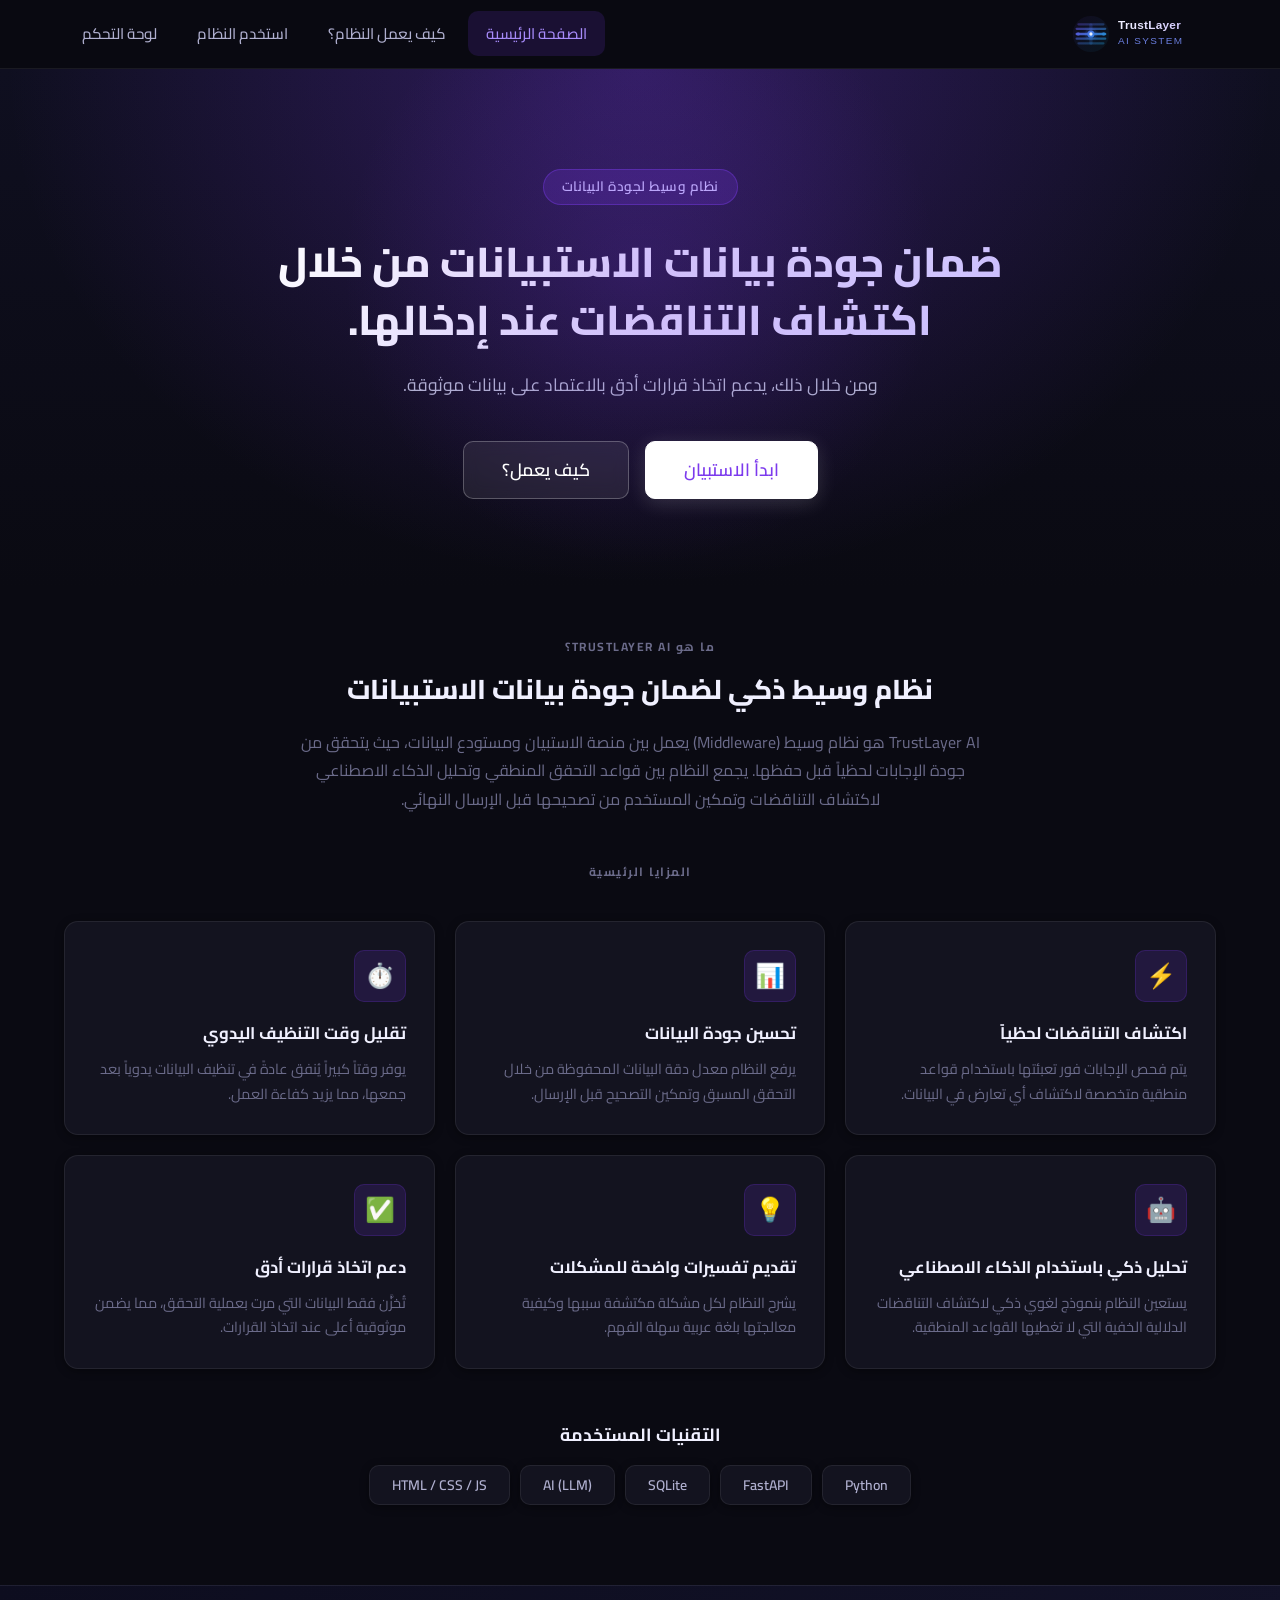
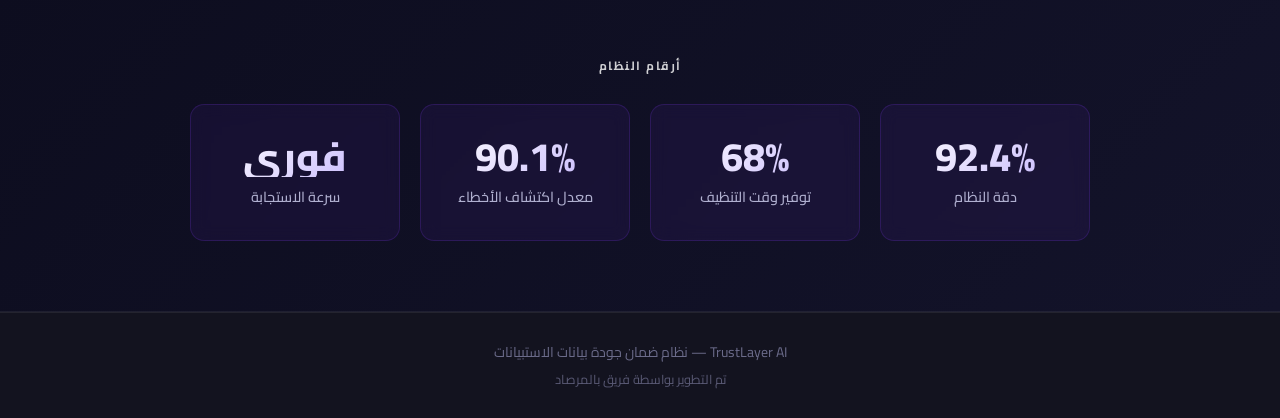
<file: templates/index.html>
<!DOCTYPE html>
<html dir="rtl" lang="ar">
<head>
    <meta charset="UTF-8" />
    <meta name="viewport" content="width=device-width, initial-scale=1.0" />
    <title>TrustLayer AI — ضمان جودة بيانات الاستبيانات</title>
    <link rel="preconnect" href="https://fonts.googleapis.com" />
    <link rel="preconnect" href="https://fonts.gstatic.com" crossorigin />
    <link href="https://fonts.googleapis.com/css2?family=Cairo:wght@300;400;500;600;700;800&display=swap" rel="stylesheet" />
    <link rel="stylesheet" href="/static/css/style.css" />
</head>
<body>

<!-- Navigation -->
<nav class="navbar">
    <div class="navbar-inner">
        <a href="/" class="navbar-brand">
            <img src="/static/images/logo.svg" alt="TrustLayer AI" class="brand-logo" />
        </a>
        <ul class="navbar-links">
            <li><a href="/" class="active">الصفحة الرئيسية</a></li>
            <li><a href="/how-it-works">كيف يعمل النظام؟</a></li>
            <li><a href="/use-system">استخدم النظام</a></li>
            <li><a href="/dashboard">لوحة التحكم</a></li>
        </ul>
    </div>
</nav>

<!-- Hero Section -->
<section class="hero">
    <div class="container">
        <div class="hero-badge">نظام وسيط لجودة البيانات</div>
        <h1 class="hero-title">
            ضمان جودة بيانات الاستبيانات من خلال اكتشاف التناقضات عند إدخالها.
        </h1>
        <p class="hero-subtitle">
            ومن خلال ذلك، يدعم اتخاذ قرارات أدق بالاعتماد على بيانات موثوقة.
        </p>
        <div class="hero-buttons">
            <a href="/survey" class="btn btn-white btn-lg">ابدأ الاستبيان</a>
            <a href="/how-it-works" class="btn btn-outline-white btn-lg">كيف يعمل؟</a>
        </div>
    </div>
</section>

<!-- System Summary -->
<section class="page-wrapper">
    <div class="container">

        <div style="max-width: 860px; margin: 0 auto 48px; text-align: center;">
            <div class="section-label">ما هو TrustLayer AI؟</div>
            <h2 style="font-size: 1.7rem; font-weight: 800; color: var(--text-dark); margin-bottom: 16px;">
                نظام وسيط ذكي لضمان جودة بيانات الاستبيانات
            </h2>
            <p style="font-size: 1rem; color: var(--text-light); line-height: 1.8; max-width: 700px; margin: 0 auto;">
                TrustLayer AI هو نظام وسيط (Middleware) يعمل بين منصة الاستبيان ومستودع البيانات، حيث يتحقق من جودة الإجابات لحظياً قبل حفظها. يجمع النظام بين قواعد التحقق المنطقي وتحليل الذكاء الاصطناعي لاكتشاف التناقضات وتمكين المستخدم من تصحيحها قبل الإرسال النهائي.
            </p>
        </div>

        <!-- Feature Cards -->
        <div class="section-label" style="text-align: center;">المزايا الرئيسية</div>
        <div class="features-grid">

            <div class="feature-card">
                <div class="feature-icon">⚡</div>
                <h3>اكتشاف التناقضات لحظياً</h3>
                <p>يتم فحص الإجابات فور تعبئتها باستخدام قواعد منطقية متخصصة لاكتشاف أي تعارض في البيانات.</p>
            </div>

            <div class="feature-card">
                <div class="feature-icon">📊</div>
                <h3>تحسين جودة البيانات</h3>
                <p>يرفع النظام معدل دقة البيانات المحفوظة من خلال التحقق المسبق وتمكين التصحيح قبل الإرسال.</p>
            </div>

            <div class="feature-card">
                <div class="feature-icon">⏱️</div>
                <h3>تقليل وقت التنظيف اليدوي</h3>
                <p>يوفر وقتاً كبيراً يُنفق عادةً في تنظيف البيانات يدوياً بعد جمعها، مما يزيد كفاءة العمل.</p>
            </div>

            <div class="feature-card">
                <div class="feature-icon">🤖</div>
                <h3>تحليل ذكي باستخدام الذكاء الاصطناعي</h3>
                <p>يستعين النظام بنموذج لغوي ذكي لاكتشاف التناقضات الدلالية الخفية التي لا تغطيها القواعد المنطقية.</p>
            </div>

            <div class="feature-card">
                <div class="feature-icon">💡</div>
                <h3>تقديم تفسيرات واضحة للمشكلات</h3>
                <p>يشرح النظام لكل مشكلة مكتشفة سببها وكيفية معالجتها بلغة عربية سهلة الفهم.</p>
            </div>

            <div class="feature-card">
                <div class="feature-icon">✅</div>
                <h3>دعم اتخاذ قرارات أدق</h3>
                <p>تُخزَّن فقط البيانات التي مرت بعملية التحقق، مما يضمن موثوقية أعلى عند اتخاذ القرارات.</p>
            </div>

        </div>

        <!-- Technologies Section -->
        <div class="tech-section">
            <div class="tech-title">التقنيات المستخدمة</div>
            <div class="tech-badges">
                <span class="tech-badge">Python</span>
                <span class="tech-badge">FastAPI</span>
                <span class="tech-badge">SQLite</span>
                <span class="tech-badge">AI (LLM)</span>
                <span class="tech-badge">HTML / CSS / JS</span>
            </div>
        </div>

    </div>
</section>

<!-- Metrics Section -->
<section class="metrics-section">
    <div class="container">
        <div class="section-label" style="text-align:center; color: rgba(255,255,255,0.8);">أرقام النظام</div>
        <div class="metrics-grid">
            <div class="metric-card">
                <div class="metric-value">92.4%</div>
                <div class="metric-label">دقة النظام</div>
            </div>
            <div class="metric-card">
                <div class="metric-value">68%</div>
                <div class="metric-label">توفير وقت التنظيف</div>
            </div>
            <div class="metric-card">
                <div class="metric-value">90.1%</div>
                <div class="metric-label">معدل اكتشاف الأخطاء</div>
            </div>
            <div class="metric-card">
                <div class="metric-value">فوري</div>
                <div class="metric-label">سرعة الاستجابة</div>
            </div>
        </div>
    </div>
</section>

<!-- Footer -->
<footer class="footer">
    <div class="container">
        TrustLayer AI — نظام ضمان جودة بيانات الاستبيانات
        <div class="footer-team">تم التطوير بواسطة فريق بالمرصاد</div>
    </div>
</footer>

</body>
</html>
</file>
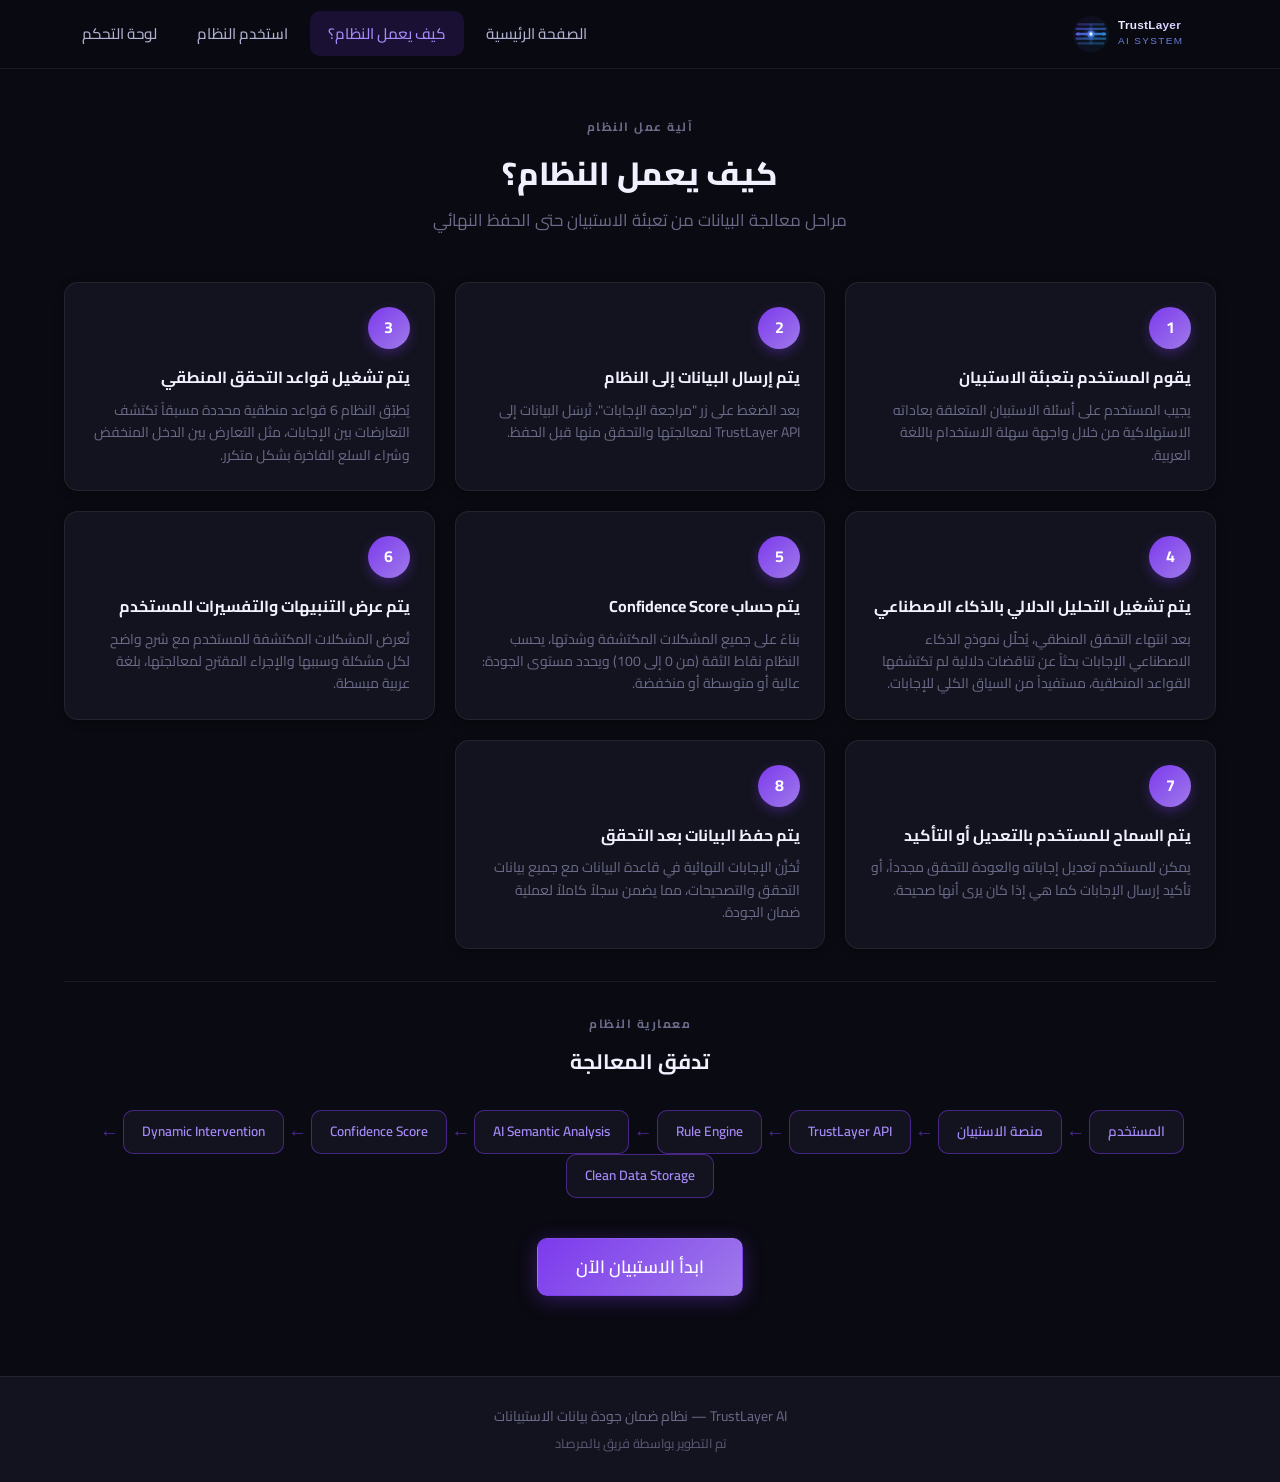
<file: templates/how_it_works.html>
<!DOCTYPE html>
<html dir="rtl" lang="ar">
<head>
    <meta charset="UTF-8" />
    <meta name="viewport" content="width=device-width, initial-scale=1.0" />
    <title>كيف يعمل النظام؟ — TrustLayer AI</title>
    <link rel="preconnect" href="https://fonts.googleapis.com" />
    <link rel="preconnect" href="https://fonts.gstatic.com" crossorigin />
    <link href="https://fonts.googleapis.com/css2?family=Cairo:wght@300;400;500;600;700;800&display=swap" rel="stylesheet" />
    <link rel="stylesheet" href="/static/css/style.css" />
</head>
<body>

<!-- Navigation -->
<nav class="navbar">
    <div class="navbar-inner">
        <a href="/" class="navbar-brand">
            <img src="/static/images/logo.svg" alt="TrustLayer AI" class="brand-logo" />
        </a>
        <ul class="navbar-links">
            <li><a href="/">الصفحة الرئيسية</a></li>
            <li><a href="/how-it-works" class="active">كيف يعمل النظام؟</a></li>
            <li><a href="/use-system">استخدم النظام</a></li>
            <li><a href="/dashboard">لوحة التحكم</a></li>
        </ul>
    </div>
</nav>

<div class="page-wrapper">
    <div class="container">

        <div style="text-align: center; margin-bottom: 48px;">
            <div class="section-label">آلية عمل النظام</div>
            <h1 class="page-title">كيف يعمل النظام؟</h1>
            <p class="page-subtitle" style="margin-bottom: 0;">مراحل معالجة البيانات من تعبئة الاستبيان حتى الحفظ النهائي</p>
        </div>

        <!-- Workflow Steps -->
        <div class="steps-grid">

            <div class="step-card">
                <div class="step-number">1</div>
                <h3>يقوم المستخدم بتعبئة الاستبيان</h3>
                <p>يجيب المستخدم على أسئلة الاستبيان المتعلقة بعاداته الاستهلاكية من خلال واجهة سهلة الاستخدام باللغة العربية.</p>
            </div>

            <div class="step-card">
                <div class="step-number">2</div>
                <h3>يتم إرسال البيانات إلى النظام</h3>
                <p>بعد الضغط على زر "مراجعة الإجابات"، تُرسَل البيانات إلى TrustLayer API لمعالجتها والتحقق منها قبل الحفظ.</p>
            </div>

            <div class="step-card">
                <div class="step-number">3</div>
                <h3>يتم تشغيل قواعد التحقق المنطقي</h3>
                <p>يُطبّق النظام 6 قواعد منطقية محددة مسبقاً تكتشف التعارضات بين الإجابات، مثل التعارض بين الدخل المنخفض وشراء السلع الفاخرة بشكل متكرر.</p>
            </div>

            <div class="step-card">
                <div class="step-number">4</div>
                <h3>يتم تشغيل التحليل الدلالي بالذكاء الاصطناعي</h3>
                <p>بعد انتهاء التحقق المنطقي، يُحلّل نموذج الذكاء الاصطناعي الإجابات بحثاً عن تناقضات دلالية لم تكتشفها القواعد المنطقية، مستفيداً من السياق الكلي للإجابات.</p>
            </div>

            <div class="step-card">
                <div class="step-number">5</div>
                <h3>يتم حساب Confidence Score</h3>
                <p>بناءً على جميع المشكلات المكتشفة وشدتها، يحسب النظام نقاط الثقة (من 0 إلى 100) ويحدد مستوى الجودة: عالية أو متوسطة أو منخفضة.</p>
            </div>

            <div class="step-card">
                <div class="step-number">6</div>
                <h3>يتم عرض التنبيهات والتفسيرات للمستخدم</h3>
                <p>تُعرض المشكلات المكتشفة للمستخدم مع شرح واضح لكل مشكلة وسببها والإجراء المقترح لمعالجتها، بلغة عربية مبسطة.</p>
            </div>

            <div class="step-card">
                <div class="step-number">7</div>
                <h3>يتم السماح للمستخدم بالتعديل أو التأكيد</h3>
                <p>يمكن للمستخدم تعديل إجاباته والعودة للتحقق مجدداً، أو تأكيد إرسال الإجابات كما هي إذا كان يرى أنها صحيحة.</p>
            </div>

            <div class="step-card">
                <div class="step-number">8</div>
                <h3>يتم حفظ البيانات بعد التحقق</h3>
                <p>تُخزَّن الإجابات النهائية في قاعدة البيانات مع جميع بيانات التحقق والتصحيحات، مما يضمن سجلاً كاملاً لعملية ضمان الجودة.</p>
            </div>

        </div>

        <!-- Architecture Flow -->
        <div class="divider"></div>

        <div style="text-align: center; margin-bottom: 24px;">
            <div class="section-label">معمارية النظام</div>
            <h2 style="font-size: 1.3rem; font-weight: 700; color: var(--text-dark); margin-bottom: 16px;">تدفق المعالجة</h2>
        </div>

        <div class="arch-flow">
            <div class="arch-step">المستخدم</div>
            <div class="arch-arrow">←</div>
            <div class="arch-step">منصة الاستبيان</div>
            <div class="arch-arrow">←</div>
            <div class="arch-step">TrustLayer API</div>
            <div class="arch-arrow">←</div>
            <div class="arch-step">Rule Engine</div>
            <div class="arch-arrow">←</div>
            <div class="arch-step">AI Semantic Analysis</div>
            <div class="arch-arrow">←</div>
            <div class="arch-step">Confidence Score</div>
            <div class="arch-arrow">←</div>
            <div class="arch-step">Dynamic Intervention</div>
            <div class="arch-arrow">←</div>
            <div class="arch-step">Clean Data Storage</div>
        </div>

        <div style="text-align: center; margin-top: 40px;">
            <a href="/survey" class="btn btn-primary btn-lg">ابدأ الاستبيان الآن</a>
        </div>

    </div>
</div>

<!-- Footer -->
<footer class="footer">
    <div class="container">
        TrustLayer AI — نظام ضمان جودة بيانات الاستبيانات
        <div class="footer-team">تم التطوير بواسطة فريق بالمرصاد</div>
    </div>
</footer>

</body>
</html>
</file>
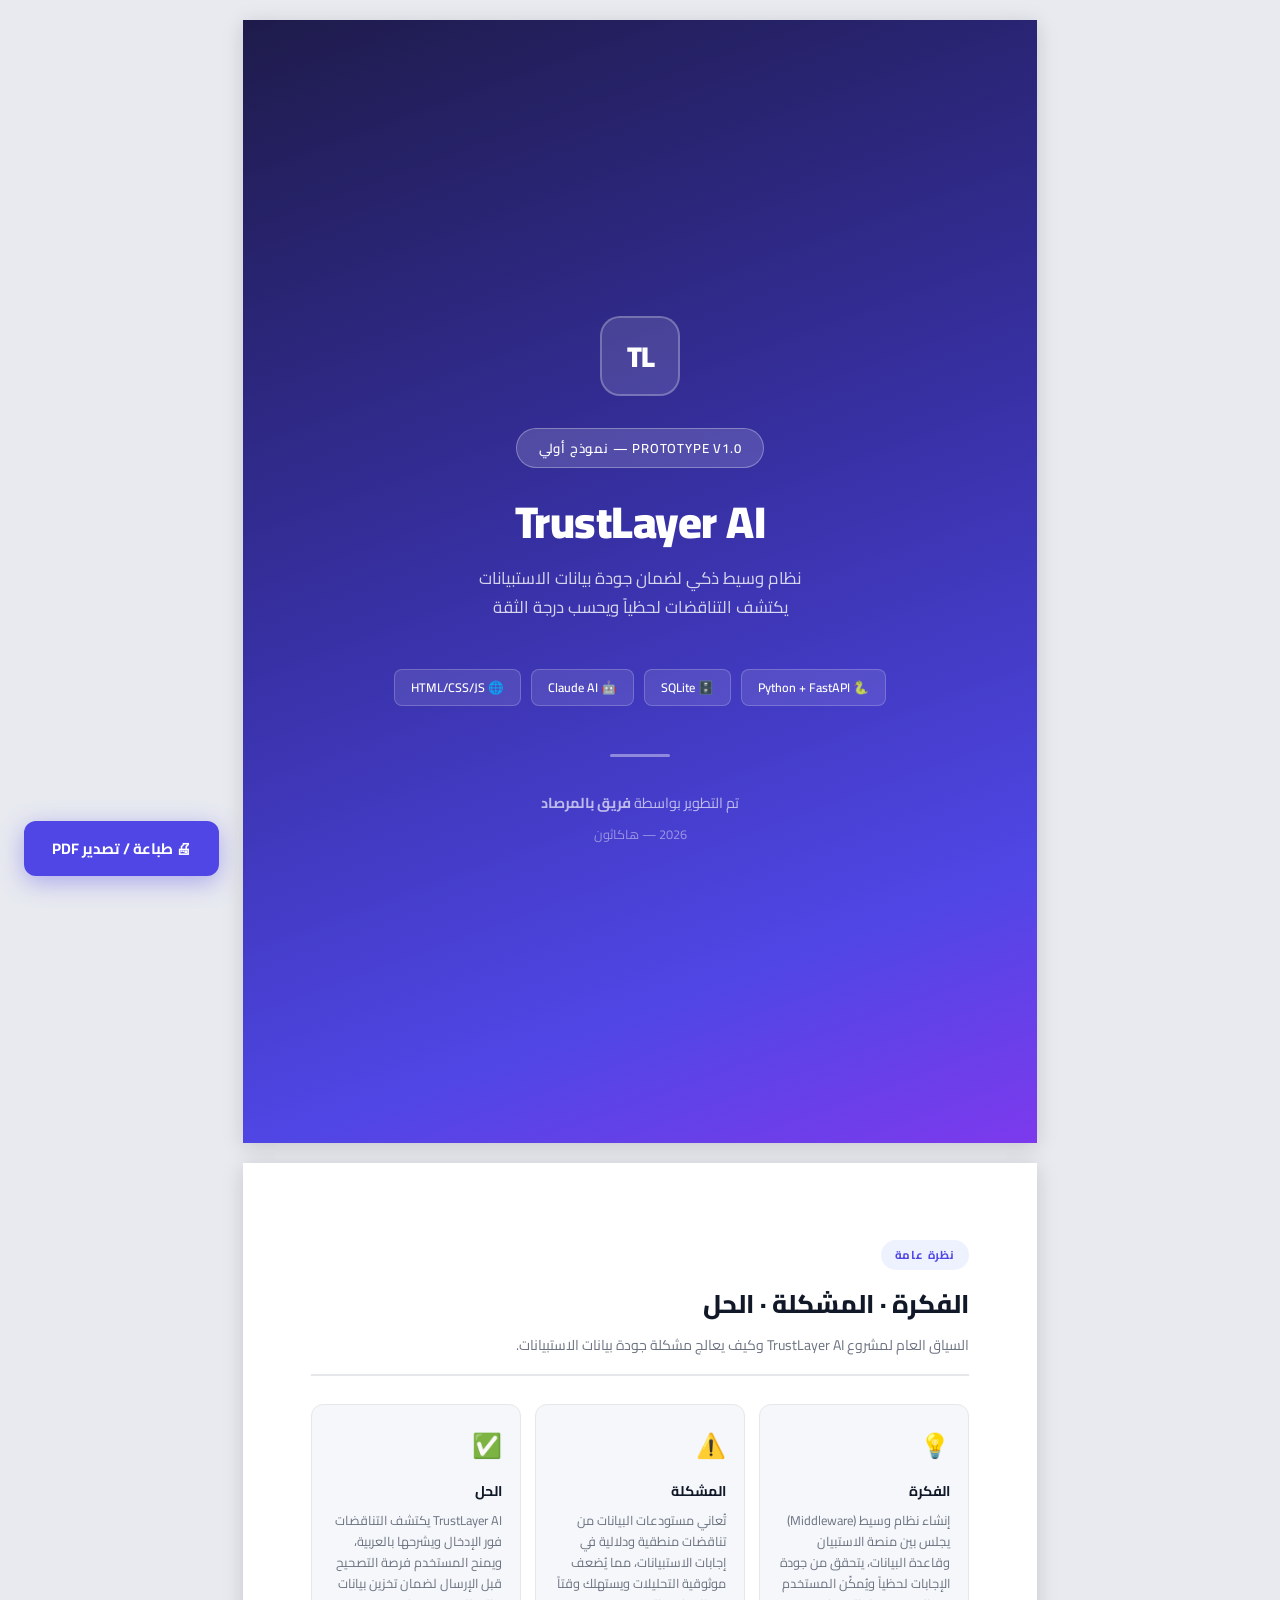
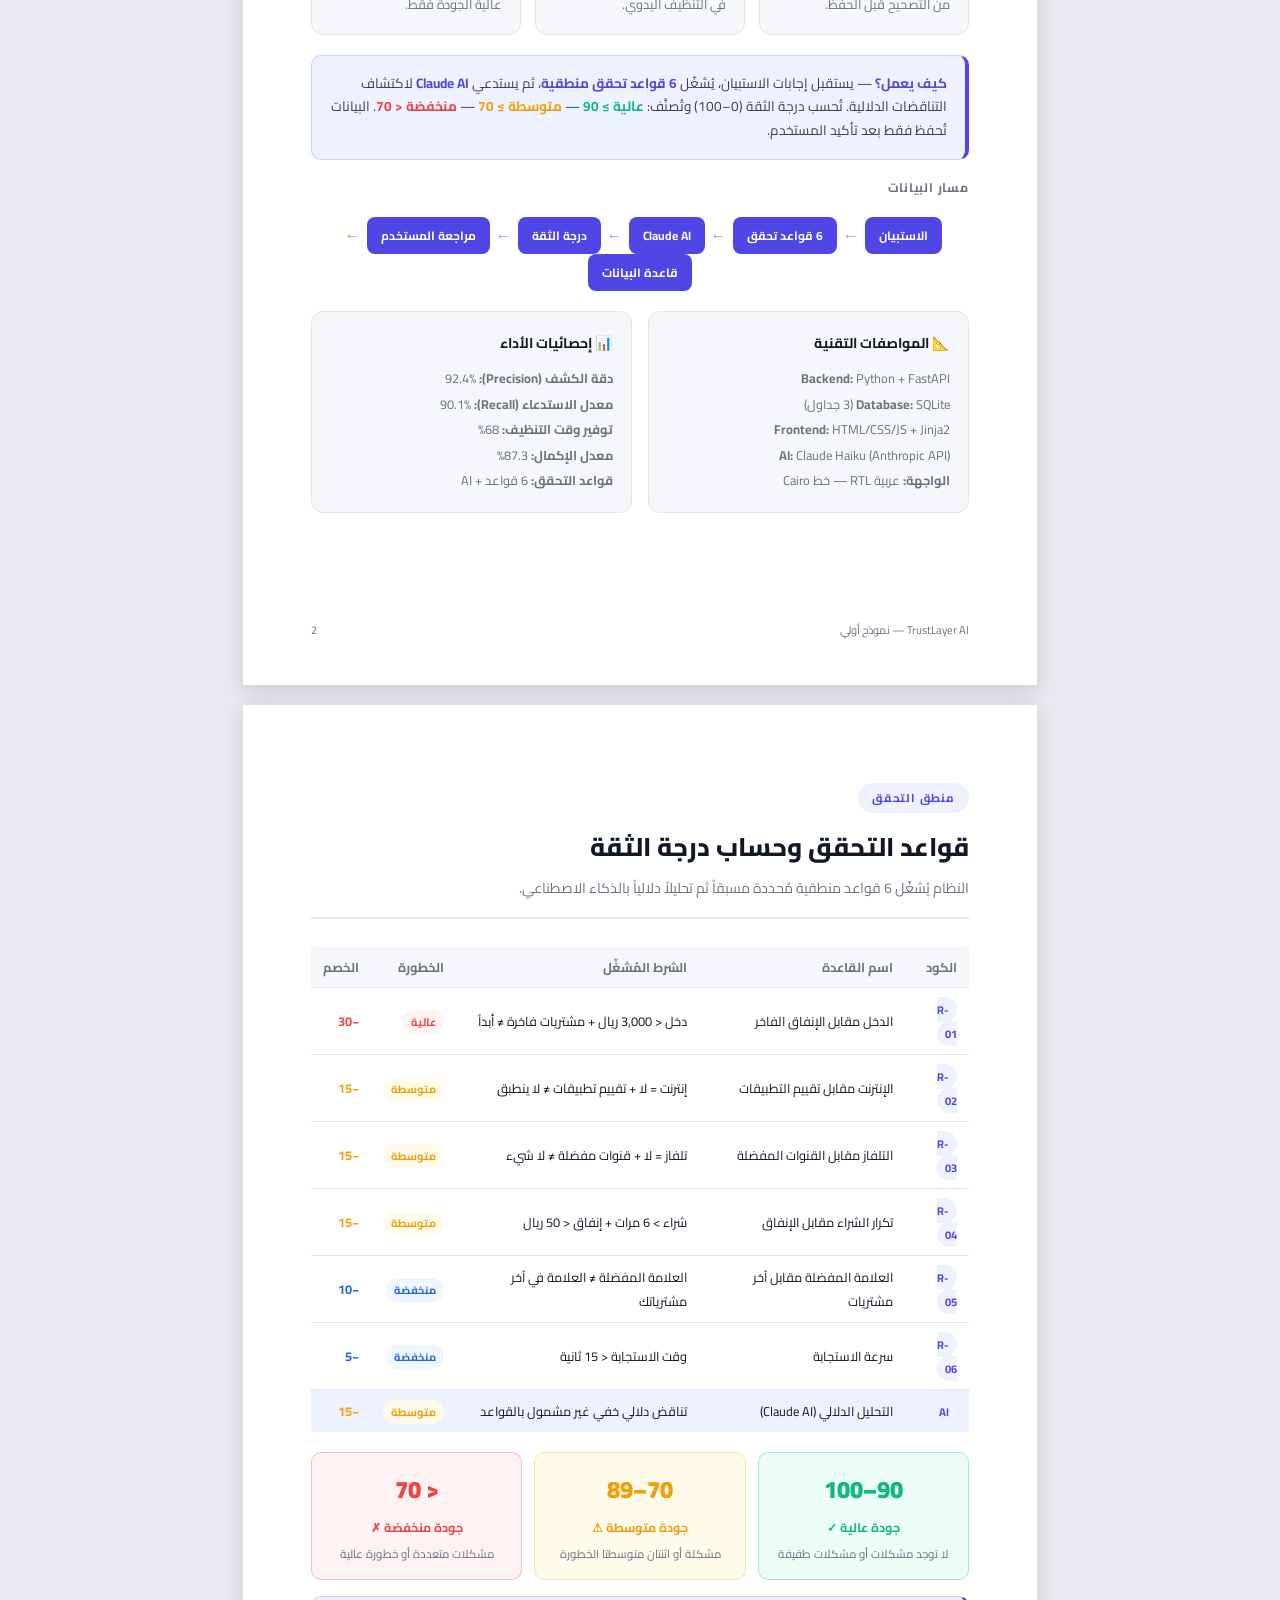
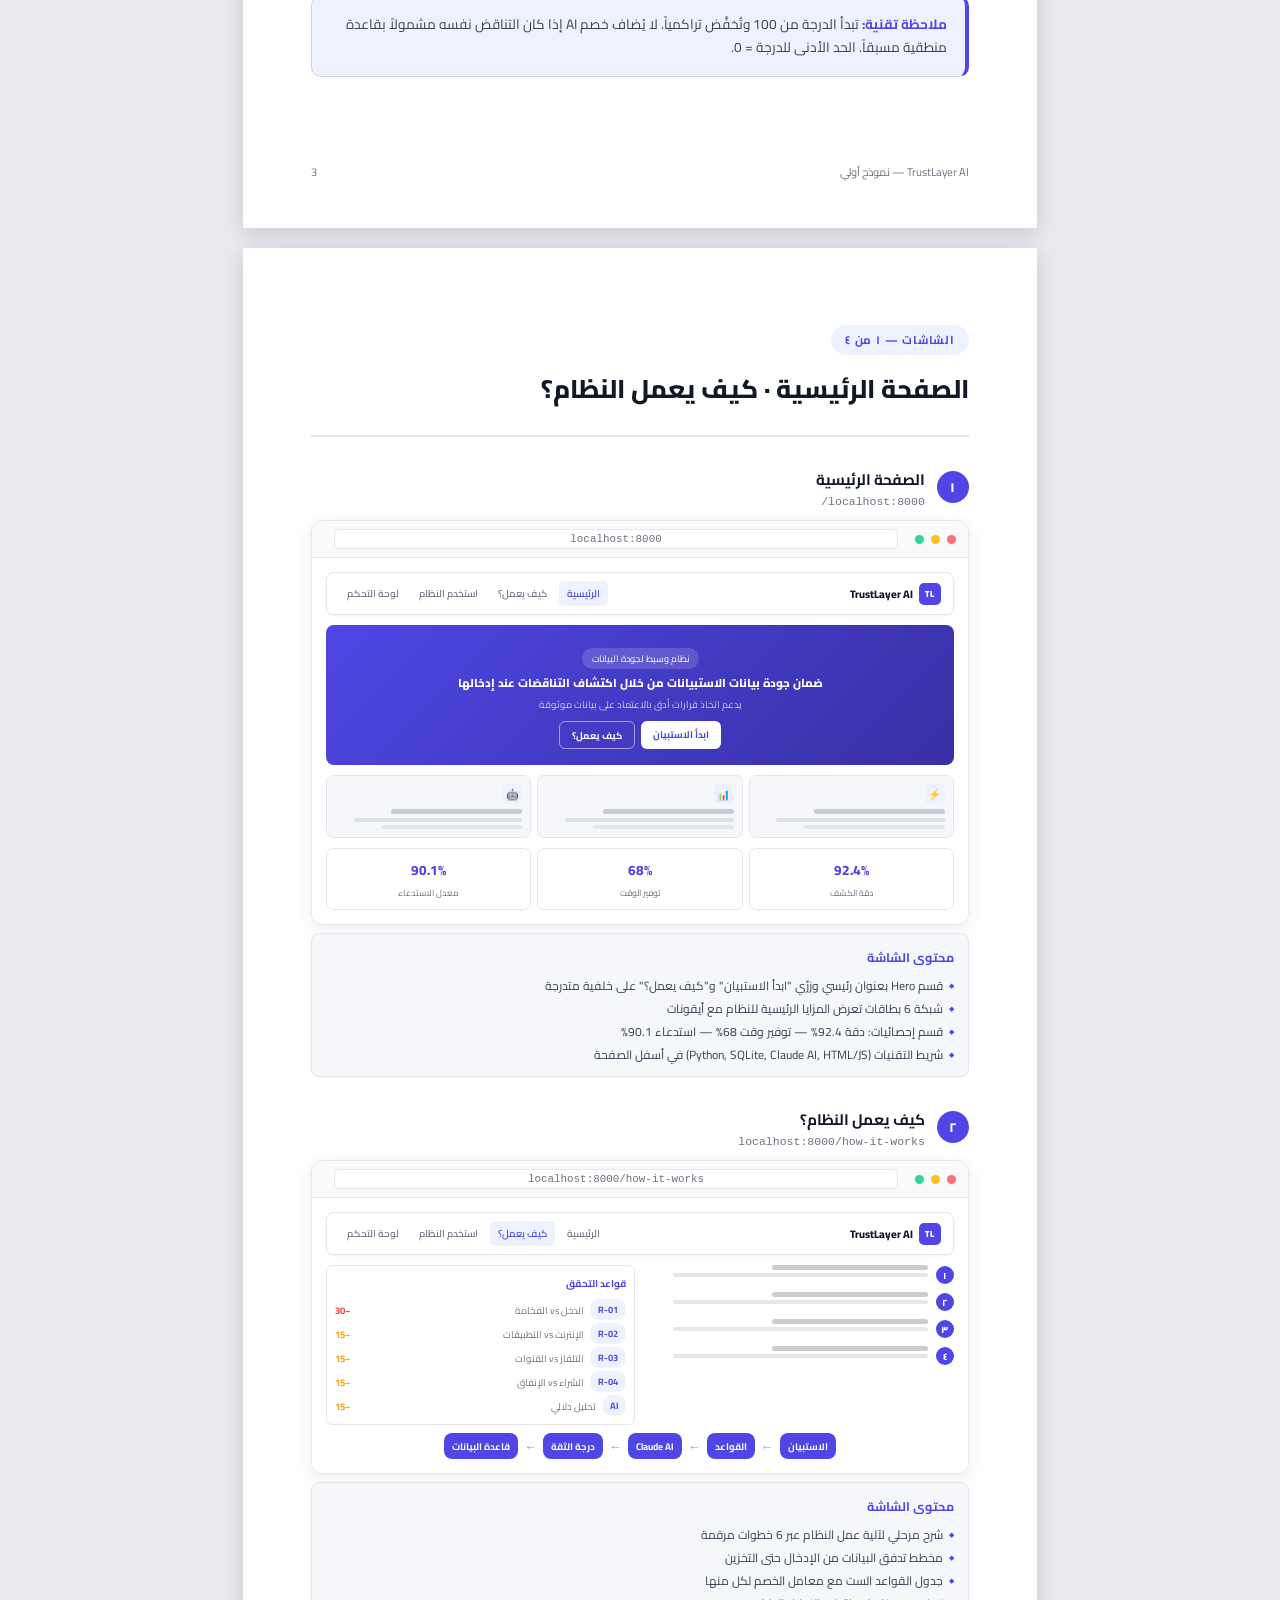
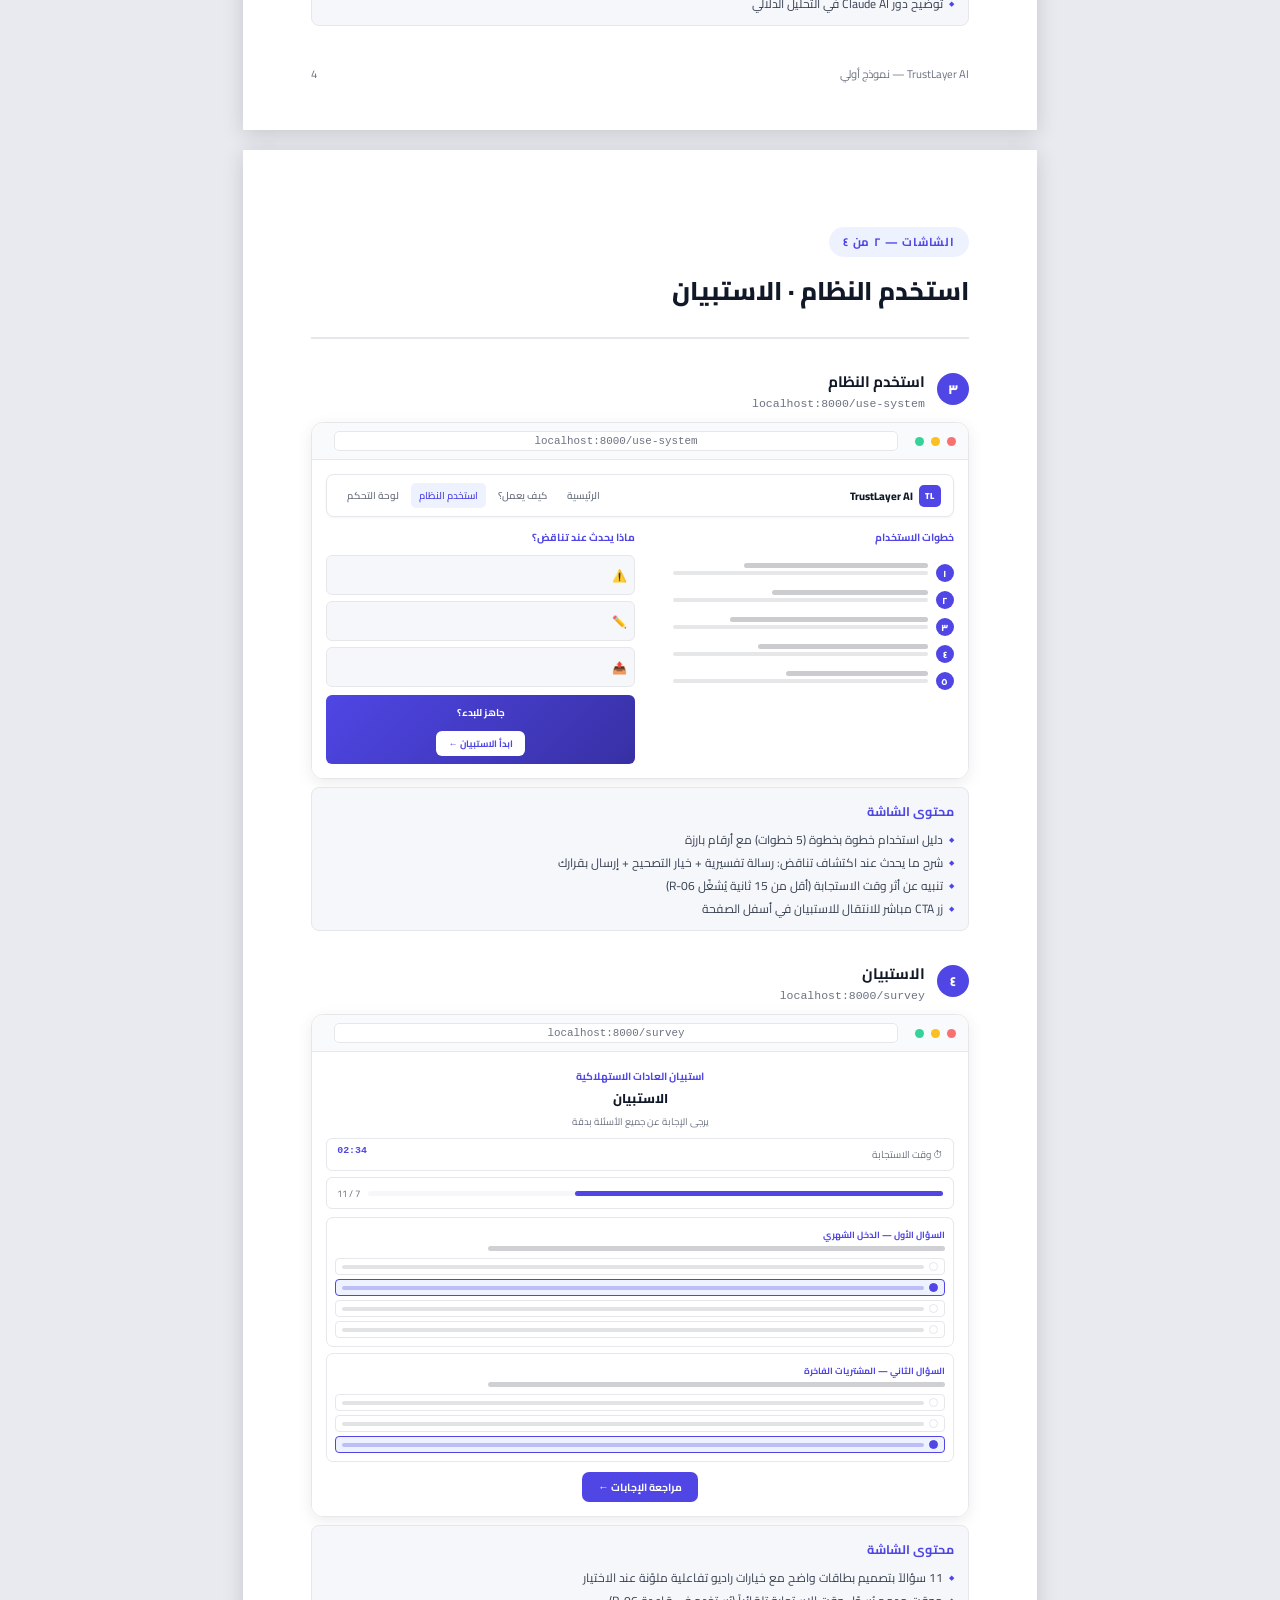
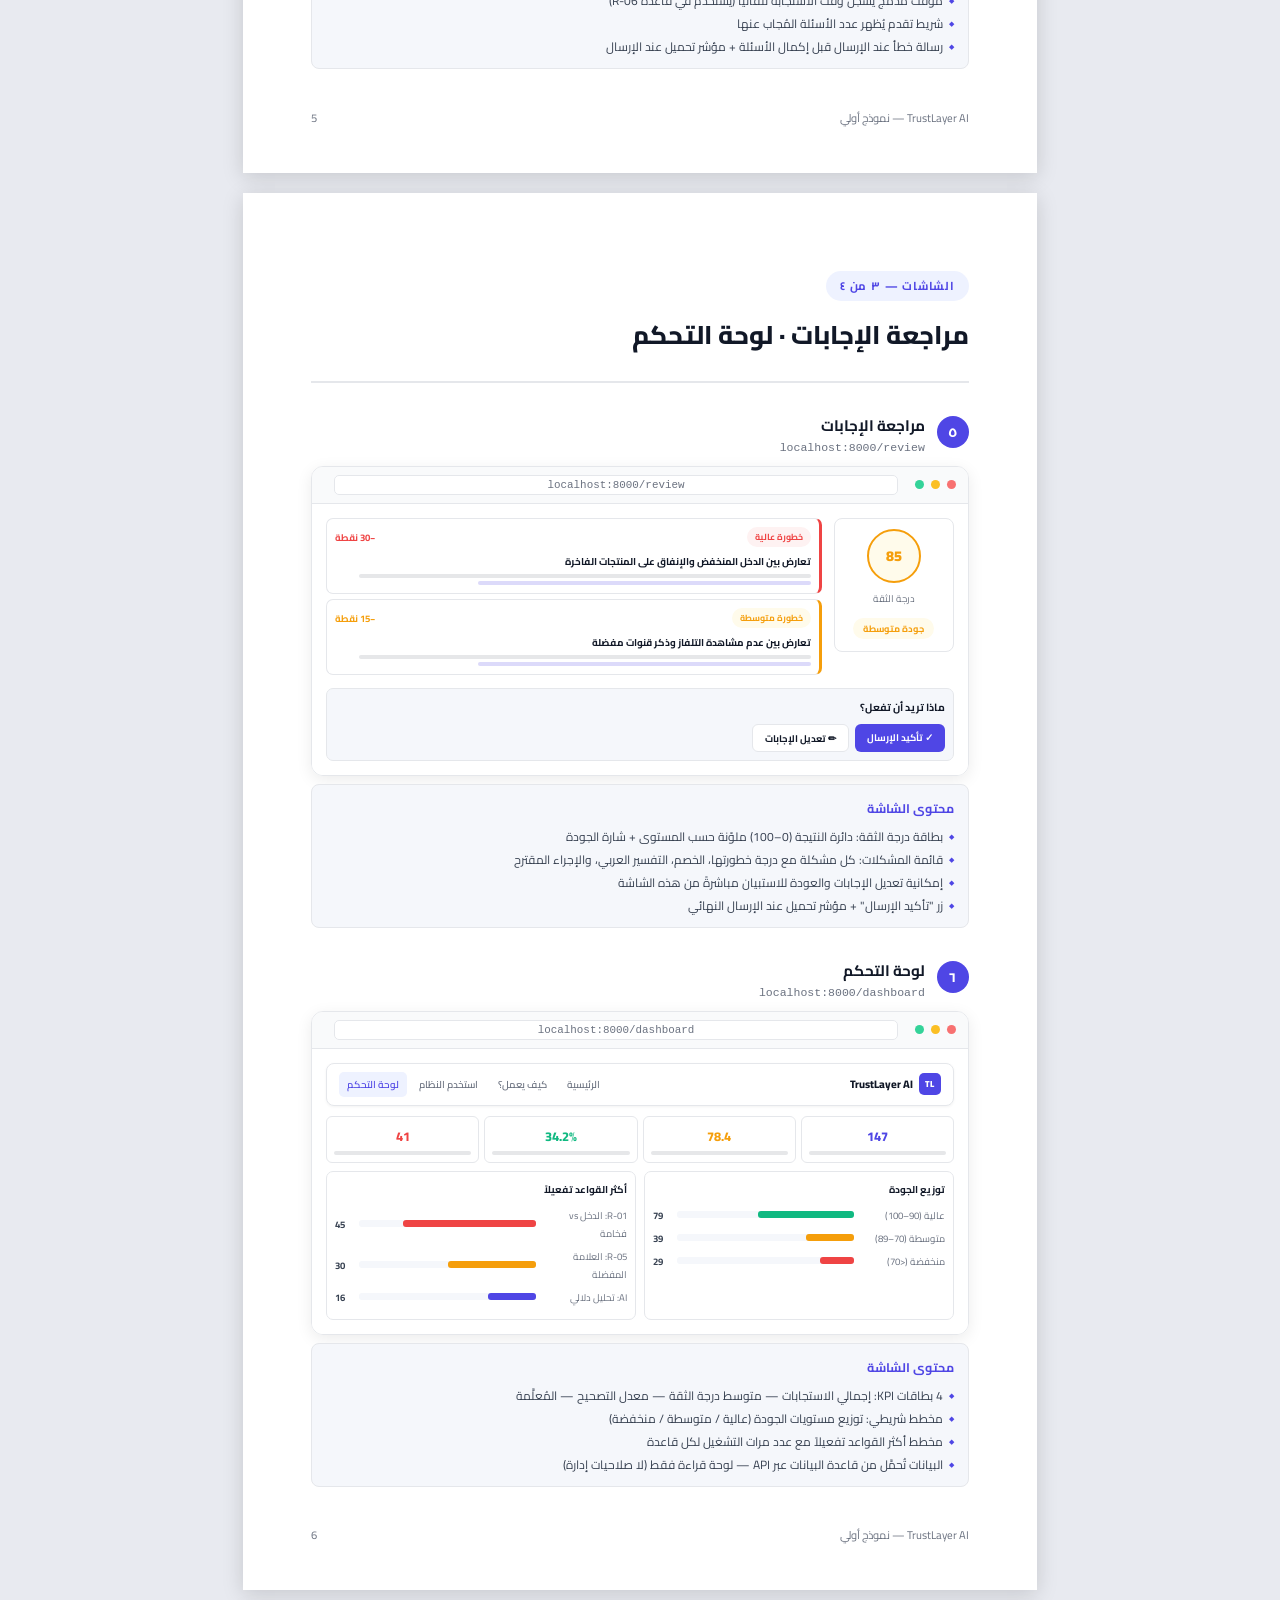
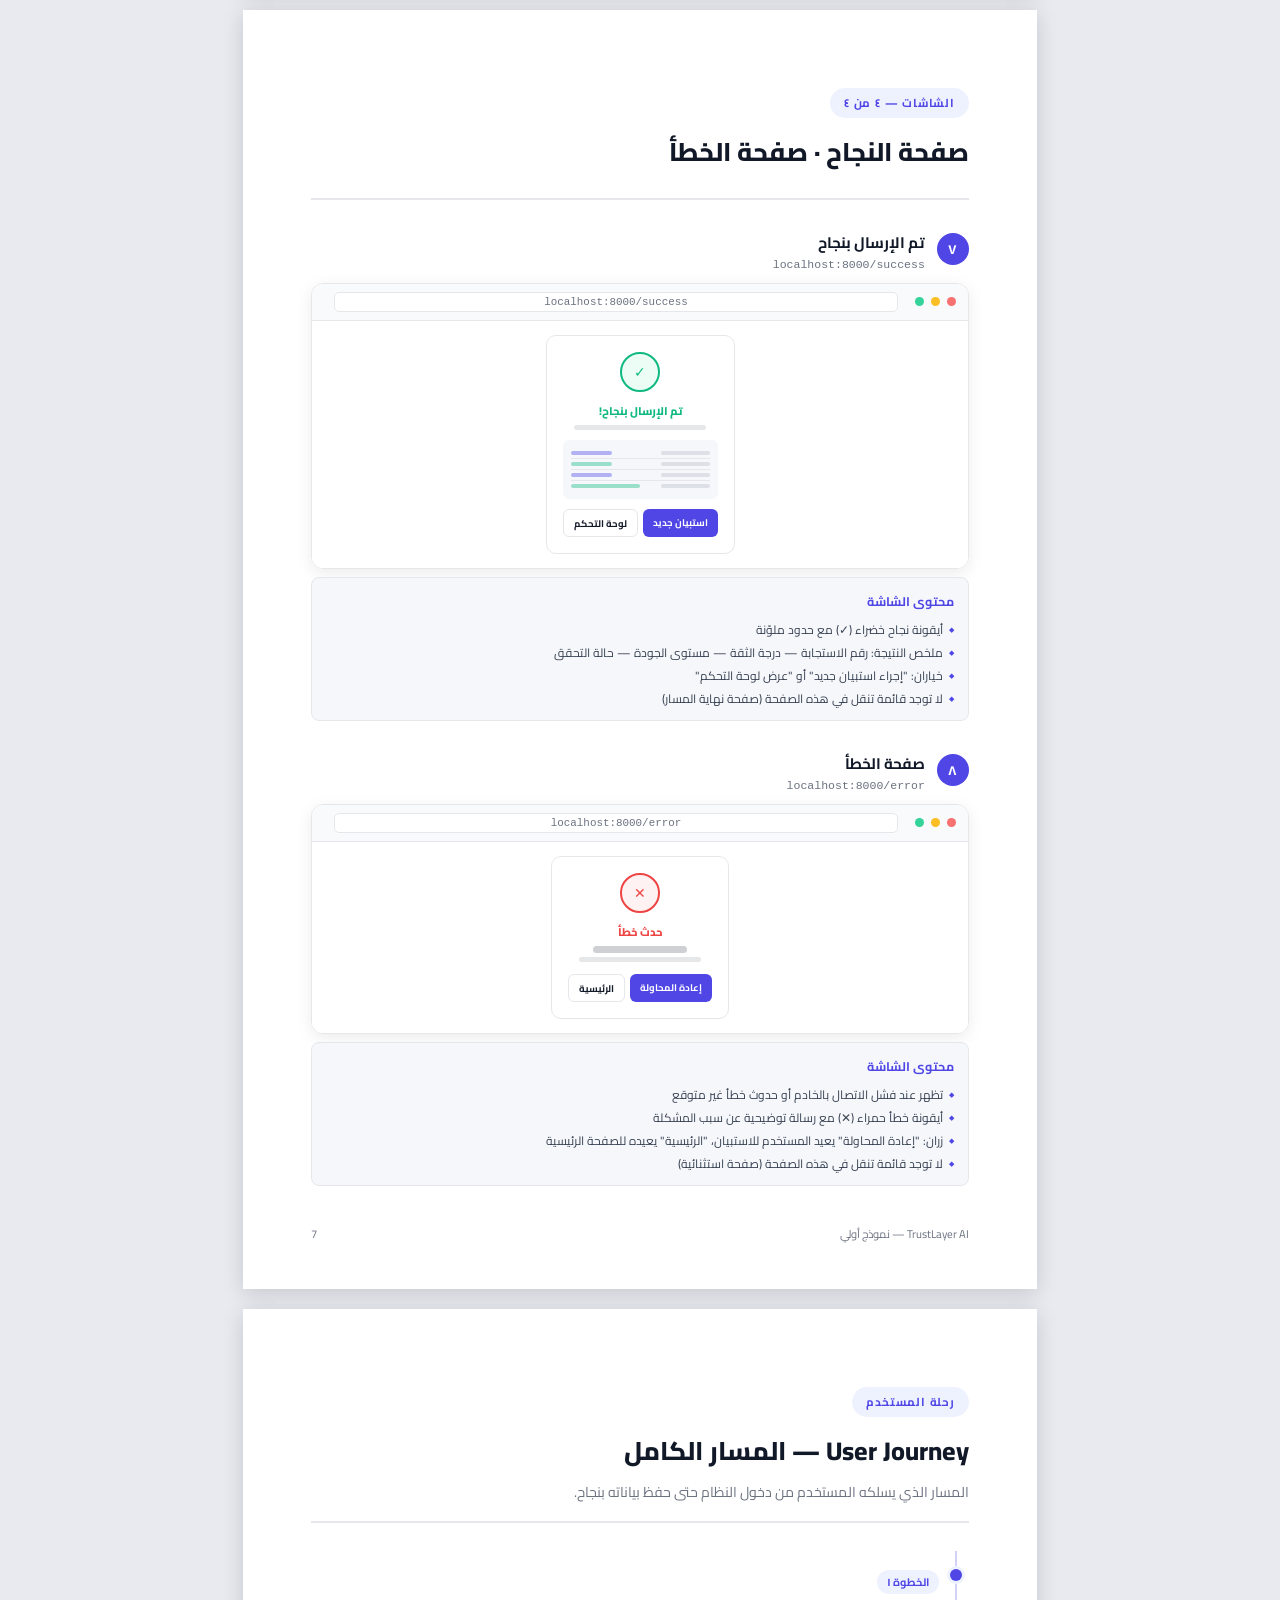
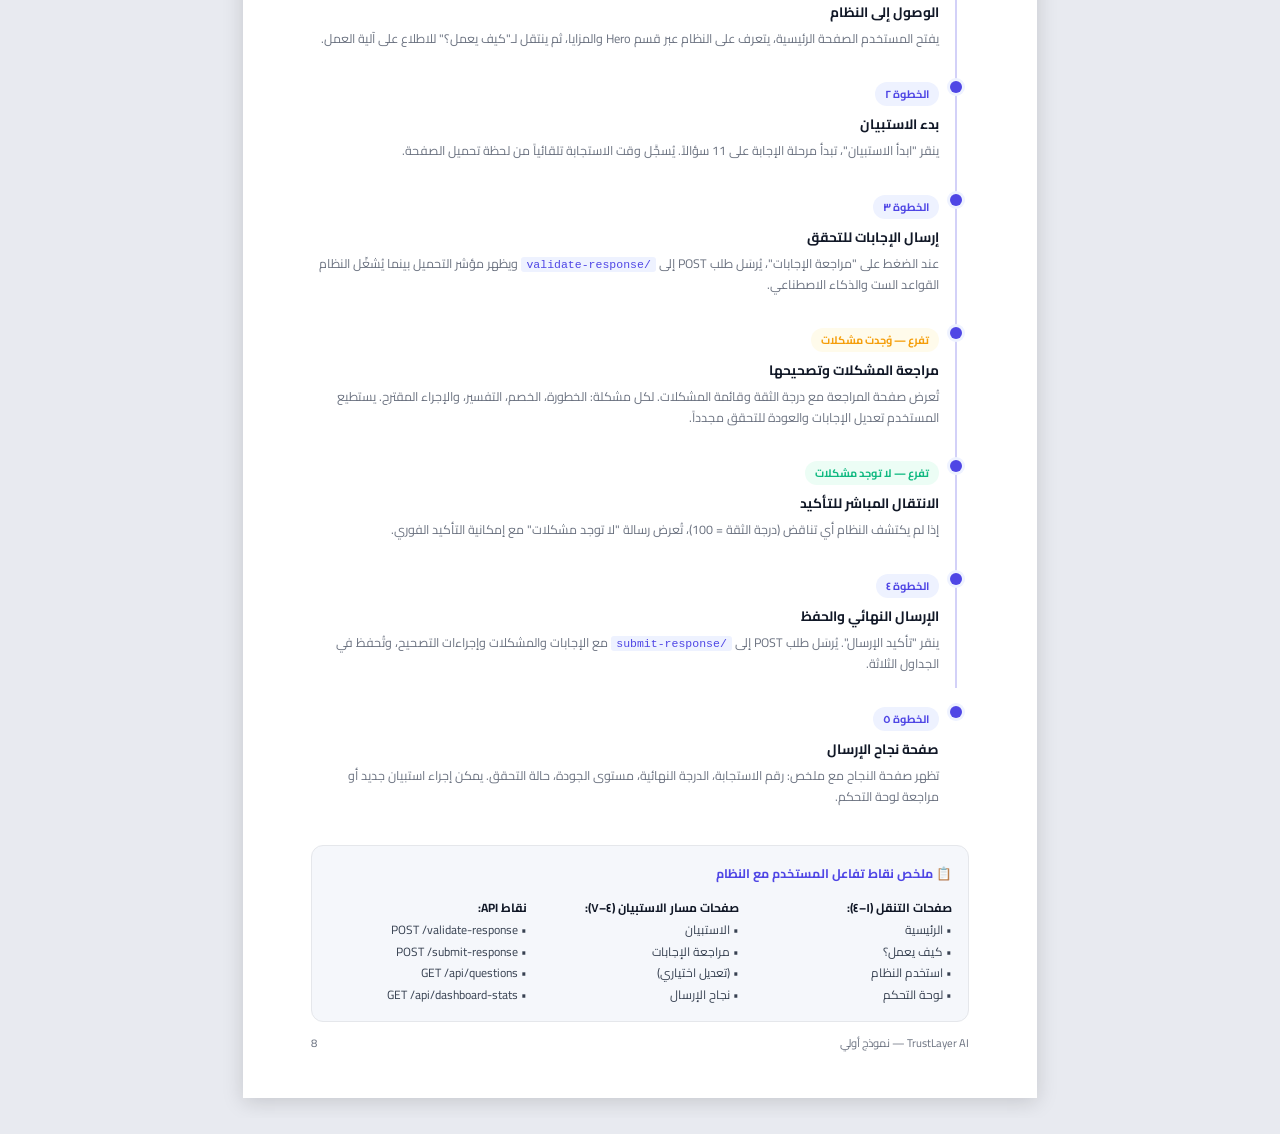
<file: templates/prototype.html>
<!DOCTYPE html>
<html dir="rtl" lang="ar">
<head>
<meta charset="UTF-8"/>
<meta name="viewport" content="width=device-width,initial-scale=1.0"/>
<title>TrustLayer AI — نموذج أولي (PDF)</title>
<link href="https://fonts.googleapis.com/css2?family=Cairo:wght@300;400;500;600;700;800;900&display=swap" rel="stylesheet"/>
<style>
:root{
  --p:#4F46E5; --pd:#3730A3; --pl:#EEF2FF;
  --bg:#F5F7FB; --white:#FFFFFF; --border:#E5E7EB;
  --td:#111827; --tm:#374151; --tl:#6B7280;
  --ok:#10B981; --okl:#ECFDF5;
  --wa:#F59E0B; --wal:#FFFBEB;
  --er:#EF4444; --erl:#FEF2F2;
}
*,*::before,*::after{box-sizing:border-box;margin:0;padding:0;}
html{direction:rtl;}
body{font-family:'Cairo',sans-serif;background:#E8EAF0;color:var(--td);-webkit-print-color-adjust:exact;print-color-adjust:exact;}

/* ── Print button ── */
.print-btn{
  position:fixed;bottom:24px;left:24px;z-index:9999;
  background:var(--p);color:white;border:none;border-radius:12px;
  padding:13px 28px;font-family:'Cairo',sans-serif;font-size:.95rem;font-weight:700;
  cursor:pointer;box-shadow:0 6px 24px rgba(79,70,229,.4);transition:all .2s;
}
.print-btn:hover{background:var(--pd);transform:translateY(-2px);}

/* ── Page (A4 portrait) ── */
.pg{
  width:210mm;min-height:297mm;background:white;
  margin:20px auto;padding:20mm 18mm;
  box-shadow:0 4px 20px rgba(0,0,0,.15);
  page-break-after:always;position:relative;
}
.pg:last-of-type{page-break-after:avoid;}

/* ── Cover ── */
.cover{
  display:flex;flex-direction:column;align-items:center;justify-content:center;
  text-align:center;min-height:297mm;padding:0;
  background:linear-gradient(160deg,#1E1B4B 0%,var(--pd) 45%,var(--p) 80%,#7C3AED 100%);
  color:white;
}
.cover-logo-box{
  width:80px;height:80px;background:rgba(255,255,255,.12);border:2px solid rgba(255,255,255,.25);
  border-radius:20px;display:flex;align-items:center;justify-content:center;
  font-size:1.8rem;font-weight:900;color:white;margin-bottom:32px;letter-spacing:-1px;
}
.cover-badge{
  display:inline-block;background:rgba(255,255,255,.15);border:1px solid rgba(255,255,255,.3);
  padding:7px 22px;border-radius:100px;font-size:.82rem;font-weight:600;
  letter-spacing:.8px;text-transform:uppercase;margin-bottom:28px;
}
.cover h1{font-size:2.8rem;font-weight:900;line-height:1.2;margin-bottom:14px;letter-spacing:-.5px;}
.cover-sub{font-size:1.05rem;opacity:.8;max-width:440px;line-height:1.7;margin-bottom:48px;}
.cover-divider{width:60px;height:3px;background:rgba(255,255,255,.4);border-radius:2px;margin:0 auto 32px;}
.cover-team{font-size:.9rem;opacity:.65;margin-bottom:6px;}
.cover-team strong{color:white;opacity:1;}
.cover-date{font-size:.8rem;opacity:.45;}
.cover-chips{display:flex;gap:10px;flex-wrap:wrap;justify-content:center;margin-bottom:48px;}
.cover-chip{
  background:rgba(255,255,255,.1);border:1px solid rgba(255,255,255,.2);
  padding:6px 16px;border-radius:8px;font-size:.78rem;font-weight:600;
}

/* ── Section header ── */
.pg-head{margin-bottom:28px;padding-bottom:16px;border-bottom:2px solid var(--border);}
.pg-chip{
  display:inline-block;background:var(--pl);color:var(--p);
  padding:4px 14px;border-radius:100px;font-size:.72rem;font-weight:700;
  letter-spacing:.8px;text-transform:uppercase;margin-bottom:10px;
}
.pg-title{font-size:1.6rem;font-weight:800;color:var(--td);margin-bottom:6px;}
.pg-desc{font-size:.88rem;color:var(--tl);line-height:1.7;}

/* ── Info cards grid ── */
.g2{display:grid;grid-template-columns:1fr 1fr;gap:16px;}
.g3{display:grid;grid-template-columns:1fr 1fr 1fr;gap:14px;}
.ic{background:var(--bg);border:1px solid var(--border);border-radius:12px;padding:18px;}
.ic-icon{font-size:1.5rem;margin-bottom:10px;}
.ic-title{font-size:.88rem;font-weight:700;color:var(--td);margin-bottom:6px;}
.ic-body{font-size:.8rem;color:var(--tl);line-height:1.65;}

/* ── Highlight box ── */
.hl{
  background:var(--pl);border:1px solid rgba(79,70,229,.2);
  border-right:4px solid var(--p);border-radius:10px;padding:16px 18px;
  margin:16px 0;
}
.hl p{font-size:.85rem;color:var(--tm);line-height:1.75;}
.hl strong{color:var(--p);}

/* ── Flow diagram ── */
.flow{display:flex;align-items:center;flex-wrap:wrap;gap:0;justify-content:center;margin:18px 0;}
.fn{
  background:var(--p);color:white;border-radius:8px;
  padding:7px 14px;font-size:.75rem;font-weight:700;white-space:nowrap;
}
.fa{color:var(--p);padding:0 6px;font-size:1rem;opacity:.6;}

/* ── Screen mockup ── */
.screen-wrap{margin-bottom:28px;}
.screen-label{display:flex;align-items:center;gap:12px;margin-bottom:12px;}
.screen-num{
  width:32px;height:32px;border-radius:50%;
  background:var(--p);color:white;display:flex;align-items:center;justify-content:center;
  font-size:.82rem;font-weight:800;flex-shrink:0;
}
.screen-name{font-size:.95rem;font-weight:700;color:var(--td);}
.screen-url{font-size:.72rem;color:var(--tl);font-family:monospace;margin-top:1px;}

.mockup{
  border:1px solid var(--border);border-radius:12px;overflow:hidden;
  box-shadow:0 4px 16px rgba(0,0,0,.08);
}
.mbar{
  background:#F9FAFB;border-bottom:1px solid var(--border);
  padding:8px 12px;display:flex;align-items:center;gap:7px;
}
.dot{width:9px;height:9px;border-radius:50%;}
.dr{background:#F87171;}.dy{background:#FBBF24;}.dg{background:#34D399;}
.murl{
  flex:1;background:white;border:1px solid var(--border);border-radius:5px;
  padding:3px 10px;font-size:.68rem;color:var(--tl);font-family:monospace;
  text-align:center;margin:0 10px;
}
.mbody{padding:14px;background:white;}

/* — Navbar mock — */
.mnav{
  background:white;border:1px solid var(--border);border-radius:8px;
  padding:8px 12px;display:flex;align-items:center;justify-content:space-between;
  margin-bottom:10px;box-shadow:0 1px 3px rgba(0,0,0,.05);
}
.mnav-brand{display:flex;align-items:center;gap:6px;}
.mnav-logo{width:22px;height:22px;background:var(--p);border-radius:5px;display:flex;align-items:center;justify-content:center;color:white;font-weight:900;font-size:.55rem;}
.mnav-name{font-size:.68rem;font-weight:800;color:var(--td);}
.mnav-links{display:flex;gap:4px;}
.mnav-link{padding:3px 8px;border-radius:5px;font-size:.62rem;color:var(--tl);font-weight:600;}
.mnav-link.act{background:var(--pl);color:var(--p);}

/* — Hero mock — */
.mhero{
  background:linear-gradient(135deg,var(--p),var(--pd));
  border-radius:8px;padding:16px;text-align:center;margin-bottom:10px;
}
.mhero-badge{display:inline-block;background:rgba(255,255,255,.15);padding:2px 10px;border-radius:100px;font-size:.58rem;color:white;margin-bottom:6px;}
.mhero-h1{font-size:.72rem;font-weight:800;color:white;margin-bottom:4px;line-height:1.4;}
.mhero-sub{font-size:.6rem;color:rgba(255,255,255,.75);margin-bottom:8px;}
.mhero-btns{display:flex;gap:6px;justify-content:center;}
.mbtn{padding:4px 12px;border-radius:6px;font-size:.6rem;font-weight:700;}
.mbtn-w{background:white;color:var(--p);}
.mbtn-o{background:transparent;border:1px solid rgba(255,255,255,.5);color:white;}

/* — Feature cards mock — */
.mfg{display:grid;grid-template-columns:repeat(3,1fr);gap:6px;margin-bottom:10px;}
.mfc{background:var(--bg);border:1px solid var(--border);border-radius:7px;padding:8px;}
.mfc-icon{width:20px;height:20px;background:var(--pl);border-radius:4px;margin-bottom:5px;display:flex;align-items:center;justify-content:center;font-size:.65rem;}
.mfc-t{height:5px;background:rgba(17,24,39,.2);border-radius:3px;width:70%;margin-bottom:4px;}
.mfc-b{height:4px;background:rgba(17,24,39,.1);border-radius:2px;width:90%;}
.mfc-b2{height:4px;background:rgba(17,24,39,.07);border-radius:2px;width:75%;margin-top:3px;}

/* — Stats row — */
.mstats{display:grid;grid-template-columns:repeat(3,1fr);gap:6px;}
.mstat{background:white;border:1px solid var(--border);border-radius:7px;padding:8px;text-align:center;}
.mstat-v{font-size:.85rem;font-weight:800;color:var(--p);}
.mstat-l{font-size:.55rem;color:var(--tl);margin-top:2px;}

/* — Steps mock — */
.msteps{display:flex;flex-direction:column;gap:8px;}
.mstep{display:flex;align-items:flex-start;gap:8px;}
.mstep-n{width:18px;height:18px;border-radius:50%;background:var(--p);color:white;font-size:.58rem;font-weight:800;display:flex;align-items:center;justify-content:center;flex-shrink:0;margin-top:1px;}
.mstep-body{flex:1;}
.mstep-t{height:5px;background:rgba(17,24,39,.22);border-radius:3px;width:55%;margin-bottom:3px;}
.mstep-s{height:4px;background:rgba(17,24,39,.1);border-radius:2px;width:90%;}

/* — Survey mock — */
.mq{background:white;border:1px solid var(--border);border-radius:7px;padding:8px;margin-bottom:6px;}
.mq-lbl{font-size:.56rem;color:var(--p);font-weight:700;margin-bottom:3px;}
.mq-text{height:5px;background:rgba(17,24,39,.2);border-radius:3px;width:75%;margin-bottom:7px;}
.mopts{display:flex;flex-direction:column;gap:4px;}
.mopt{display:flex;align-items:center;gap:5px;padding:3px 6px;border:1px solid var(--border);border-radius:4px;}
.mopt.sel{border-color:var(--p);background:var(--pl);}
.mopt-dot{width:9px;height:9px;border-radius:50%;border:1.5px solid var(--border);flex-shrink:0;}
.mopt.sel .mopt-dot{background:var(--p);border-color:var(--p);}
.mopt-l{height:4px;background:rgba(17,24,39,.12);border-radius:2px;flex:1;}
.mopt.sel .mopt-l{background:rgba(79,70,229,.3);}

/* — Score mock — */
.mscore-card{background:white;border:1px solid var(--border);border-radius:8px;padding:10px;text-align:center;margin-bottom:8px;}
.mscore-c{width:54px;height:54px;border-radius:50%;margin:0 auto 6px;display:flex;align-items:center;justify-content:center;font-size:.9rem;font-weight:900;}
.mscore-high{background:var(--okl);color:var(--ok);border:2.5px solid var(--ok);}
.mscore-med{background:var(--wal);color:var(--wa);border:2.5px solid var(--wa);}
.mscore-low{background:var(--erl);color:var(--er);border:2.5px solid var(--er);}
.mscore-lbl{font-size:.6rem;color:var(--tl);margin-bottom:4px;}
.mscore-badge{display:inline-block;padding:2px 10px;border-radius:100px;font-size:.58rem;font-weight:700;}
.mb-ok{background:var(--okl);color:var(--ok);}
.mb-wa{background:var(--wal);color:var(--wa);}
.mb-er{background:var(--erl);color:var(--er);}

/* — Issue cards mock — */
.missue{background:white;border:1px solid var(--border);border-right:3px solid var(--er);border-radius:7px;padding:8px;margin-bottom:5px;}
.missue.med{border-right-color:var(--wa);}
.missue.low{border-right-color:#60A5FA;}
.missue-top{display:flex;align-items:center;justify-content:space-between;margin-bottom:5px;}
.missue-sev{padding:2px 8px;border-radius:100px;font-size:.55rem;font-weight:700;}
.ms-hi{background:var(--erl);color:var(--er);}
.ms-me{background:var(--wal);color:var(--wa);}
.ms-lo{background:#EFF6FF;color:#2563EB;}
.missue-ded{font-size:.6rem;font-weight:700;color:var(--er);}
.missue-msg{height:5px;background:rgba(17,24,39,.22);border-radius:3px;width:80%;margin-bottom:4px;}
.missue-exp{height:4px;background:rgba(17,24,39,.1);border-radius:2px;width:95%;margin-bottom:3px;}
.missue-act{height:4px;background:rgba(79,70,229,.2);border-radius:2px;width:70%;}

/* — DB stats mock — */
.mdbg{display:grid;grid-template-columns:repeat(4,1fr);gap:5px;margin-bottom:8px;}
.mdbstat{background:white;border:1px solid var(--border);border-radius:6px;padding:7px;text-align:center;}
.mdbval{font-size:.8rem;font-weight:800;}
.mdblbl{height:4px;background:rgba(17,24,39,.1);border-radius:2px;margin-top:3px;}
.mbars{background:white;border:1px solid var(--border);border-radius:7px;padding:8px;}
.mbar-row{display:flex;align-items:center;gap:6px;margin-bottom:5px;}
.mbar-lbl{font-size:.6rem;color:var(--tl);width:85px;text-align:right;flex-shrink:0;}
.mbar-track{flex:1;background:var(--bg);border-radius:3px;height:7px;}
.mbar-fill{height:7px;border-radius:3px;}
.mbar-cnt{font-size:.6rem;font-weight:700;color:var(--tm);width:18px;text-align:left;}

/* — Success/Error mock — */
.mres{background:white;border:1px solid var(--border);border-radius:10px;padding:16px;text-align:center;max-width:200px;margin:0 auto;}
.mres-icon{width:40px;height:40px;border-radius:50%;margin:0 auto 8px;display:flex;align-items:center;justify-content:center;font-size:.9rem;}
.mres-ok{background:var(--okl);border:2px solid var(--ok);color:var(--ok);}
.mres-er{background:var(--erl);border:2px solid var(--er);color:var(--er);}
.mres-t{height:7px;background:rgba(17,24,39,.2);border-radius:4px;width:65%;margin:0 auto 5px;}
.mres-s{height:5px;background:rgba(17,24,39,.1);border-radius:3px;width:85%;margin:0 auto 10px;}
.mres-rows{background:var(--bg);border-radius:6px;padding:8px;text-align:right;margin-bottom:10px;}
.mres-row{display:flex;justify-content:space-between;padding:3px 0;border-bottom:1px solid var(--border);}
.mres-row:last-child{border:none;}
.mrk{height:4px;width:35%;background:rgba(17,24,39,.1);border-radius:2px;}
.mrv{height:4px;width:30%;border-radius:2px;}
.mrv-ok{background:rgba(16,185,129,.4);}
.mrv-p{background:rgba(79,70,229,.4);}
.mres-btns{display:flex;gap:5px;justify-content:center;}
.mres-btn{padding:4px 10px;border-radius:6px;font-size:.6rem;font-weight:700;}
.mres-btn-p{background:var(--p);color:white;}
.mres-btn-s{background:white;border:1px solid var(--border);color:var(--td);}

/* — Timer mock — */
.mtimer{background:white;border:1px solid var(--border);border-radius:6px;padding:6px 10px;display:flex;justify-content:space-between;margin-bottom:6px;font-size:.62rem;}
.mtimer-lbl{color:var(--tl);}
.mtimer-val{font-weight:700;color:var(--p);font-family:monospace;}
.mprog{background:white;border:1px solid var(--border);border-radius:6px;padding:6px 10px;display:flex;align-items:center;gap:8px;margin-bottom:8px;}
.mprog-track{flex:1;background:var(--bg);border-radius:3px;height:5px;}
.mprog-fill{height:5px;border-radius:3px;background:var(--p);}
.mprog-txt{font-size:.6rem;color:var(--tl);}

/* — Screen description — */
.sdesc{background:var(--bg);border:1px solid var(--border);border-radius:8px;padding:12px 14px;margin-top:8px;}
.sdesc h5{font-size:.78rem;font-weight:700;color:var(--p);margin-bottom:8px;}
.sdesc ul{list-style:none;display:flex;flex-direction:column;gap:5px;}
.sdesc li{font-size:.75rem;color:var(--tm);display:flex;align-items:flex-start;gap:6px;line-height:1.5;}
.sdesc li::before{content:'◆';color:var(--p);font-size:.45rem;margin-top:4px;flex-shrink:0;}

/* — Journey — */
.journey{display:flex;flex-direction:column;gap:0;margin-top:20px;}
.jstep{
  display:flex;align-items:flex-start;gap:16px;padding:14px 0;
  border-right:2px solid rgba(79,70,229,.25);margin-right:12px;position:relative;
}
.jstep::before{content:'';position:absolute;right:-7px;top:18px;width:12px;height:12px;border-radius:50%;background:var(--p);box-shadow:0 0 0 3px var(--pl);}
.jstep:last-child{border-right-color:transparent;}
.jcontent{padding-right:16px;flex:1;}
.jtag{display:inline-block;background:var(--pl);color:var(--p);padding:2px 10px;border-radius:100px;font-size:.68rem;font-weight:700;margin-bottom:5px;}
.jt{font-size:.85rem;font-weight:700;color:var(--td);margin-bottom:4px;}
.jb{font-size:.78rem;color:var(--tl);line-height:1.65;}

/* — Rules table — */
.rtable{width:100%;border-collapse:collapse;margin-top:14px;font-size:.8rem;}
.rtable th{background:var(--bg);padding:8px 12px;text-align:right;font-weight:700;color:var(--tl);border-bottom:1px solid var(--border);}
.rtable td{padding:9px 12px;border-bottom:1px solid var(--border);}
.rtable tr:last-child td{border:none;}
.rchip{background:var(--pl);color:var(--p);padding:2px 8px;border-radius:100px;font-size:.7rem;font-weight:700;}
.sev-tag{padding:2px 8px;border-radius:100px;font-size:.68rem;font-weight:700;}
.sev-h{background:var(--erl);color:var(--er);}
.sev-m{background:var(--wal);color:var(--wa);}
.sev-l{background:#EFF6FF;color:#2563EB;}

/* ── Page number ── */
.pg-num{position:absolute;bottom:12mm;left:18mm;font-size:.7rem;color:var(--tl);}
.pg-foot{position:absolute;bottom:12mm;right:18mm;font-size:.7rem;color:var(--tl);}

/* ── Print ── */
@media print{
  body{background:white;}
  .print-btn{display:none;}
  .pg{margin:0;box-shadow:none;page-break-after:always;}
  .pg:last-of-type{page-break-after:avoid;}
}
</style>
</head>
<body>

<button class="print-btn" onclick="window.print()">🖨 طباعة / تصدير PDF</button>

<!-- ══════════════════════════════════════════════════
  PAGE 1: COVER
══════════════════════════════════════════════════ -->
<div class="pg cover">
  <div class="cover-logo-box">TL</div>
  <div class="cover-badge">Prototype v1.0 — نموذج أولي</div>
  <h1>TrustLayer AI</h1>
  <p class="cover-sub">نظام وسيط ذكي لضمان جودة بيانات الاستبيانات<br/>يكتشف التناقضات لحظياً ويحسب درجة الثقة</p>
  <div class="cover-chips">
    <div class="cover-chip">🐍 Python + FastAPI</div>
    <div class="cover-chip">🗄️ SQLite</div>
    <div class="cover-chip">🤖 Claude AI</div>
    <div class="cover-chip">🌐 HTML/CSS/JS</div>
  </div>
  <div class="cover-divider"></div>
  <p class="cover-team">تم التطوير بواسطة <strong>فريق بالمرصاد</strong></p>
  <p class="cover-date">2026 — هاكاثون</p>
</div>

<!-- ══════════════════════════════════════════════════
  PAGE 2: OVERVIEW
══════════════════════════════════════════════════ -->
<div class="pg">
  <div class="pg-head">
    <div class="pg-chip">نظرة عامة</div>
    <div class="pg-title">الفكرة · المشكلة · الحل</div>
    <div class="pg-desc">السياق العام لمشروع TrustLayer AI وكيف يعالج مشكلة جودة بيانات الاستبيانات.</div>
  </div>

  <div class="g3" style="margin-bottom:20px;">
    <div class="ic"><div class="ic-icon">💡</div><div class="ic-title">الفكرة</div><div class="ic-body">إنشاء نظام وسيط (Middleware) يجلس بين منصة الاستبيان وقاعدة البيانات، يتحقق من جودة الإجابات لحظياً ويُمكّن المستخدم من التصحيح قبل الحفظ.</div></div>
    <div class="ic"><div class="ic-icon">⚠️</div><div class="ic-title">المشكلة</div><div class="ic-body">تُعاني مستودعات البيانات من تناقضات منطقية ودلالية في إجابات الاستبيانات، مما يُضعف موثوقية التحليلات ويستهلك وقتاً في التنظيف اليدوي.</div></div>
    <div class="ic"><div class="ic-icon">✅</div><div class="ic-title">الحل</div><div class="ic-body">TrustLayer AI يكتشف التناقضات فور الإدخال ويشرحها بالعربية، ويمنح المستخدم فرصة التصحيح قبل الإرسال لضمان تخزين بيانات عالية الجودة فقط.</div></div>
  </div>

  <div class="hl">
    <p><strong>كيف يعمل؟</strong> — يستقبل إجابات الاستبيان، يُشغّل <strong>6 قواعد تحقق منطقية</strong>، ثم يستدعي <strong>Claude AI</strong> لاكتشاف التناقضات الدلالية. تُحسب درجة الثقة (0–100) وتُصنَّف: <strong style="color:#10B981">عالية ≥ 90</strong> — <strong style="color:#F59E0B">متوسطة ≥ 70</strong> — <strong style="color:#EF4444">منخفضة &lt; 70</strong>. البيانات تُحفظ فقط بعد تأكيد المستخدم.</p>
  </div>

  <div style="margin-bottom:20px;">
    <div style="font-size:.78rem;font-weight:700;color:var(--tl);letter-spacing:.8px;text-transform:uppercase;margin-bottom:10px;">مسار البيانات</div>
    <div class="flow">
      <div class="fn">الاستبيان</div><div class="fa">←</div>
      <div class="fn">6 قواعد تحقق</div><div class="fa">←</div>
      <div class="fn">Claude AI</div><div class="fa">←</div>
      <div class="fn">درجة الثقة</div><div class="fa">←</div>
      <div class="fn">مراجعة المستخدم</div><div class="fa">←</div>
      <div class="fn">قاعدة البيانات</div>
    </div>
  </div>

  <div class="g2">
    <div class="ic">
      <div class="ic-title" style="margin-bottom:10px;">📐 المواصفات التقنية</div>
      <div class="ic-body" style="line-height:2;">
        <b>Backend:</b> Python + FastAPI<br/>
        <b>Database:</b> SQLite (3 جداول)<br/>
        <b>Frontend:</b> HTML/CSS/JS + Jinja2<br/>
        <b>AI:</b> Claude Haiku (Anthropic API)<br/>
        <b>الواجهة:</b> عربية RTL — خط Cairo
      </div>
    </div>
    <div class="ic">
      <div class="ic-title" style="margin-bottom:10px;">📊 إحصائيات الأداء</div>
      <div class="ic-body" style="line-height:2;">
        <b>دقة الكشف (Precision):</b> 92.4%<br/>
        <b>معدل الاستدعاء (Recall):</b> 90.1%<br/>
        <b>توفير وقت التنظيف:</b> 68%<br/>
        <b>معدل الإكمال:</b> 87.3%<br/>
        <b>قواعد التحقق:</b> 6 قواعد + AI
      </div>
    </div>
  </div>

  <div class="pg-num">2</div>
  <div class="pg-foot">TrustLayer AI — نموذج أولي</div>
</div>

<!-- ══════════════════════════════════════════════════
  PAGE 3: VALIDATION RULES
══════════════════════════════════════════════════ -->
<div class="pg">
  <div class="pg-head">
    <div class="pg-chip">منطق التحقق</div>
    <div class="pg-title">قواعد التحقق وحساب درجة الثقة</div>
    <div class="pg-desc">النظام يُشغّل 6 قواعد منطقية مُحددة مسبقاً ثم تحليلاً دلالياً بالذكاء الاصطناعي.</div>
  </div>

  <table class="rtable">
    <thead>
      <tr><th>الكود</th><th>اسم القاعدة</th><th>الشرط المُشغِّل</th><th>الخطورة</th><th>الخصم</th></tr>
    </thead>
    <tbody>
      <tr>
        <td><span class="rchip">R-01</span></td>
        <td>الدخل مقابل الإنفاق الفاخر</td>
        <td>دخل &lt; 3,000 ريال + مشتريات فاخرة ≠ أبداً</td>
        <td><span class="sev-tag sev-h">عالية</span></td>
        <td style="color:var(--er);font-weight:700;">−30</td>
      </tr>
      <tr>
        <td><span class="rchip">R-02</span></td>
        <td>الإنترنت مقابل تقييم التطبيقات</td>
        <td>إنترنت = لا + تقييم تطبيقات ≠ لا ينطبق</td>
        <td><span class="sev-tag sev-m">متوسطة</span></td>
        <td style="color:var(--wa);font-weight:700;">−15</td>
      </tr>
      <tr>
        <td><span class="rchip">R-03</span></td>
        <td>التلفاز مقابل القنوات المفضلة</td>
        <td>تلفاز = لا + قنوات مفضلة ≠ لا شيء</td>
        <td><span class="sev-tag sev-m">متوسطة</span></td>
        <td style="color:var(--wa);font-weight:700;">−15</td>
      </tr>
      <tr>
        <td><span class="rchip">R-04</span></td>
        <td>تكرار الشراء مقابل الإنفاق</td>
        <td>شراء &gt; 6 مرات + إنفاق &lt; 50 ريال</td>
        <td><span class="sev-tag sev-m">متوسطة</span></td>
        <td style="color:var(--wa);font-weight:700;">−15</td>
      </tr>
      <tr>
        <td><span class="rchip">R-05</span></td>
        <td>العلامة المفضلة مقابل آخر مشتريات</td>
        <td>العلامة المفضلة ≠ العلامة في آخر مشترياتك</td>
        <td><span class="sev-tag sev-l">منخفضة</span></td>
        <td style="color:#2563EB;font-weight:700;">−10</td>
      </tr>
      <tr>
        <td><span class="rchip">R-06</span></td>
        <td>سرعة الاستجابة</td>
        <td>وقت الاستجابة &lt; 15 ثانية</td>
        <td><span class="sev-tag sev-l">منخفضة</span></td>
        <td style="color:#2563EB;font-weight:700;">−5</td>
      </tr>
      <tr style="background:var(--pl);">
        <td><span class="rchip">AI</span></td>
        <td>التحليل الدلالي (Claude AI)</td>
        <td>تناقض دلالي خفي غير مشمول بالقواعد</td>
        <td><span class="sev-tag sev-m">متوسطة</span></td>
        <td style="color:var(--wa);font-weight:700;">−15</td>
      </tr>
    </tbody>
  </table>

  <div style="margin-top:20px;display:grid;grid-template-columns:1fr 1fr 1fr;gap:12px;">
    <div style="background:var(--okl);border:1px solid rgba(16,185,129,.3);border-radius:10px;padding:14px;text-align:center;">
      <div style="font-size:1.5rem;font-weight:900;color:var(--ok);">90–100</div>
      <div style="font-size:.78rem;color:var(--ok);font-weight:700;margin-top:4px;">جودة عالية ✓</div>
      <div style="font-size:.72rem;color:var(--tl);margin-top:4px;">لا توجد مشكلات أو مشكلات طفيفة</div>
    </div>
    <div style="background:var(--wal);border:1px solid rgba(245,158,11,.3);border-radius:10px;padding:14px;text-align:center;">
      <div style="font-size:1.5rem;font-weight:900;color:var(--wa);">70–89</div>
      <div style="font-size:.78rem;color:var(--wa);font-weight:700;margin-top:4px;">جودة متوسطة ⚠</div>
      <div style="font-size:.72rem;color:var(--tl);margin-top:4px;">مشكلة أو اثنتان متوسطتا الخطورة</div>
    </div>
    <div style="background:var(--erl);border:1px solid rgba(239,68,68,.3);border-radius:10px;padding:14px;text-align:center;">
      <div style="font-size:1.5rem;font-weight:900;color:var(--er);">&lt; 70</div>
      <div style="font-size:.78rem;color:var(--er);font-weight:700;margin-top:4px;">جودة منخفضة ✗</div>
      <div style="font-size:.72rem;color:var(--tl);margin-top:4px;">مشكلات متعددة أو خطورة عالية</div>
    </div>
  </div>

  <div class="hl" style="margin-top:16px;">
    <p><strong>ملاحظة تقنية:</strong> تبدأ الدرجة من 100 وتُخفَّض تراكمياً. لا يُضاف خصم AI إذا كان التناقض نفسه مشمولاً بقاعدة منطقية مسبقاً. الحد الأدنى للدرجة = 0.</p>
  </div>

  <div class="pg-num">3</div>
  <div class="pg-foot">TrustLayer AI — نموذج أولي</div>
</div>

<!-- ══════════════════════════════════════════════════
  PAGE 4: SCREENS 1 & 2
══════════════════════════════════════════════════ -->
<div class="pg">
  <div class="pg-head">
    <div class="pg-chip">الشاشات — ١ من ٤</div>
    <div class="pg-title">الصفحة الرئيسية · كيف يعمل النظام؟</div>
  </div>

  <!-- Screen 1 -->
  <div class="screen-wrap">
    <div class="screen-label">
      <div class="screen-num">١</div>
      <div><div class="screen-name">الصفحة الرئيسية</div><div class="screen-url">localhost:8000/</div></div>
    </div>
    <div class="mockup">
      <div class="mbar"><div class="dot dr"></div><div class="dot dy"></div><div class="dot dg"></div><div class="murl">localhost:8000</div></div>
      <div class="mbody">
        <div class="mnav">
          <div class="mnav-brand"><div class="mnav-logo">TL</div><span class="mnav-name">TrustLayer AI</span></div>
          <div class="mnav-links"><span class="mnav-link act">الرئيسية</span><span class="mnav-link">كيف يعمل؟</span><span class="mnav-link">استخدم النظام</span><span class="mnav-link">لوحة التحكم</span></div>
        </div>
        <div class="mhero">
          <div class="mhero-badge">نظام وسيط لجودة البيانات</div>
          <div class="mhero-h1">ضمان جودة بيانات الاستبيانات من خلال اكتشاف التناقضات عند إدخالها</div>
          <div class="mhero-sub">يدعم اتخاذ قرارات أدق بالاعتماد على بيانات موثوقة</div>
          <div class="mhero-btns"><div class="mbtn mbtn-w">ابدأ الاستبيان</div><div class="mbtn mbtn-o">كيف يعمل؟</div></div>
        </div>
        <div class="mfg">
          <div class="mfc"><div class="mfc-icon">⚡</div><div class="mfc-t"></div><div class="mfc-b"></div><div class="mfc-b2"></div></div>
          <div class="mfc"><div class="mfc-icon">📊</div><div class="mfc-t"></div><div class="mfc-b"></div><div class="mfc-b2"></div></div>
          <div class="mfc"><div class="mfc-icon">🤖</div><div class="mfc-t"></div><div class="mfc-b"></div><div class="mfc-b2"></div></div>
        </div>
        <div class="mstats">
          <div class="mstat"><div class="mstat-v">92.4%</div><div class="mstat-l">دقة الكشف</div></div>
          <div class="mstat"><div class="mstat-v">68%</div><div class="mstat-l">توفير الوقت</div></div>
          <div class="mstat"><div class="mstat-v">90.1%</div><div class="mstat-l">معدل الاستدعاء</div></div>
        </div>
      </div>
    </div>
    <div class="sdesc"><h5>محتوى الشاشة</h5><ul>
      <li>قسم Hero بعنوان رئيسي وزرَّي "ابدأ الاستبيان" و"كيف يعمل؟" على خلفية متدرجة</li>
      <li>شبكة 6 بطاقات تعرض المزايا الرئيسية للنظام مع أيقونات</li>
      <li>قسم إحصائيات: دقة 92.4% — توفير وقت 68% — استدعاء 90.1%</li>
      <li>شريط التقنيات (Python, SQLite, Claude AI, HTML/JS) في أسفل الصفحة</li>
    </ul></div>
  </div>

  <!-- Screen 2 -->
  <div class="screen-wrap">
    <div class="screen-label">
      <div class="screen-num">٢</div>
      <div><div class="screen-name">كيف يعمل النظام؟</div><div class="screen-url">localhost:8000/how-it-works</div></div>
    </div>
    <div class="mockup">
      <div class="mbar"><div class="dot dr"></div><div class="dot dy"></div><div class="dot dg"></div><div class="murl">localhost:8000/how-it-works</div></div>
      <div class="mbody">
        <div class="mnav">
          <div class="mnav-brand"><div class="mnav-logo">TL</div><span class="mnav-name">TrustLayer AI</span></div>
          <div class="mnav-links"><span class="mnav-link">الرئيسية</span><span class="mnav-link act">كيف يعمل؟</span><span class="mnav-link">استخدم النظام</span><span class="mnav-link">لوحة التحكم</span></div>
        </div>
        <div style="display:grid;grid-template-columns:1fr 1fr;gap:10px;">
          <div class="msteps">
            <div class="mstep"><div class="mstep-n">١</div><div class="mstep-body"><div class="mstep-t"></div><div class="mstep-s"></div></div></div>
            <div class="mstep"><div class="mstep-n">٢</div><div class="mstep-body"><div class="mstep-t"></div><div class="mstep-s"></div></div></div>
            <div class="mstep"><div class="mstep-n">٣</div><div class="mstep-body"><div class="mstep-t"></div><div class="mstep-s"></div></div></div>
            <div class="mstep"><div class="mstep-n">٤</div><div class="mstep-body"><div class="mstep-t"></div><div class="mstep-s"></div></div></div>
          </div>
          <div>
            <div style="background:white;border:1px solid var(--border);border-radius:6px;padding:8px;font-size:.62rem;">
              <div style="font-weight:700;color:var(--p);margin-bottom:6px;">قواعد التحقق</div>
              <div style="display:flex;flex-direction:column;gap:3px;">
                <div style="display:flex;gap:6px;align-items:center;"><span class="rchip" style="font-size:.58rem;">R-01</span><span style="color:var(--tl);font-size:.6rem;">الدخل vs الفخامة</span><span style="color:var(--er);font-weight:700;font-size:.6rem;margin-right:auto;">−30</span></div>
                <div style="display:flex;gap:6px;align-items:center;"><span class="rchip" style="font-size:.58rem;">R-02</span><span style="color:var(--tl);font-size:.6rem;">الإنترنت vs التطبيقات</span><span style="color:var(--wa);font-weight:700;font-size:.6rem;margin-right:auto;">−15</span></div>
                <div style="display:flex;gap:6px;align-items:center;"><span class="rchip" style="font-size:.58rem;">R-03</span><span style="color:var(--tl);font-size:.6rem;">التلفاز vs القنوات</span><span style="color:var(--wa);font-weight:700;font-size:.6rem;margin-right:auto;">−15</span></div>
                <div style="display:flex;gap:6px;align-items:center;"><span class="rchip" style="font-size:.58rem;">R-04</span><span style="color:var(--tl);font-size:.6rem;">الشراء vs الإنفاق</span><span style="color:var(--wa);font-weight:700;font-size:.6rem;margin-right:auto;">−15</span></div>
                <div style="display:flex;gap:6px;align-items:center;"><span class="rchip" style="font-size:.58rem;">AI</span><span style="color:var(--tl);font-size:.6rem;">تحليل دلالي</span><span style="color:var(--wa);font-weight:700;font-size:.6rem;margin-right:auto;">−15</span></div>
              </div>
            </div>
          </div>
        </div>
        <div class="flow" style="margin:8px 0 0;">
          <div class="fn" style="font-size:.6rem;padding:4px 8px;">الاستبيان</div><div class="fa" style="font-size:.8rem;">←</div>
          <div class="fn" style="font-size:.6rem;padding:4px 8px;">القواعد</div><div class="fa" style="font-size:.8rem;">←</div>
          <div class="fn" style="font-size:.6rem;padding:4px 8px;">Claude AI</div><div class="fa" style="font-size:.8rem;">←</div>
          <div class="fn" style="font-size:.6rem;padding:4px 8px;">درجة الثقة</div><div class="fa" style="font-size:.8rem;">←</div>
          <div class="fn" style="font-size:.6rem;padding:4px 8px;">قاعدة البيانات</div>
        </div>
      </div>
    </div>
    <div class="sdesc"><h5>محتوى الشاشة</h5><ul>
      <li>شرح مرحلي لآلية عمل النظام عبر 6 خطوات مرقمة</li>
      <li>مخطط تدفق البيانات من الإدخال حتى التخزين</li>
      <li>جدول القواعد الست مع معامل الخصم لكل منها</li>
      <li>توضيح دور Claude AI في التحليل الدلالي</li>
    </ul></div>
  </div>

  <div class="pg-num">4</div>
  <div class="pg-foot">TrustLayer AI — نموذج أولي</div>
</div>

<!-- ══════════════════════════════════════════════════
  PAGE 5: SCREENS 3 & 4
══════════════════════════════════════════════════ -->
<div class="pg">
  <div class="pg-head">
    <div class="pg-chip">الشاشات — ٢ من ٤</div>
    <div class="pg-title">استخدم النظام · الاستبيان</div>
  </div>

  <!-- Screen 3 -->
  <div class="screen-wrap">
    <div class="screen-label">
      <div class="screen-num">٣</div>
      <div><div class="screen-name">استخدم النظام</div><div class="screen-url">localhost:8000/use-system</div></div>
    </div>
    <div class="mockup">
      <div class="mbar"><div class="dot dr"></div><div class="dot dy"></div><div class="dot dg"></div><div class="murl">localhost:8000/use-system</div></div>
      <div class="mbody">
        <div class="mnav">
          <div class="mnav-brand"><div class="mnav-logo">TL</div><span class="mnav-name">TrustLayer AI</span></div>
          <div class="mnav-links"><span class="mnav-link">الرئيسية</span><span class="mnav-link">كيف يعمل؟</span><span class="mnav-link act">استخدم النظام</span><span class="mnav-link">لوحة التحكم</span></div>
        </div>
        <div style="display:grid;grid-template-columns:1fr 1fr;gap:10px;">
          <div class="msteps">
            <div style="font-size:.65rem;font-weight:700;color:var(--p);margin-bottom:8px;">خطوات الاستخدام</div>
            <div class="mstep"><div class="mstep-n">١</div><div class="mstep-body"><div class="mstep-t" style="width:65%;"></div><div class="mstep-s"></div></div></div>
            <div class="mstep"><div class="mstep-n">٢</div><div class="mstep-body"><div class="mstep-t" style="width:55%;"></div><div class="mstep-s"></div></div></div>
            <div class="mstep"><div class="mstep-n">٣</div><div class="mstep-body"><div class="mstep-t" style="width:70%;"></div><div class="mstep-s"></div></div></div>
            <div class="mstep"><div class="mstep-n">٤</div><div class="mstep-body"><div class="mstep-t" style="width:60%;"></div><div class="mstep-s"></div></div></div>
            <div class="mstep"><div class="mstep-n">٥</div><div class="mstep-body"><div class="mstep-t" style="width:50%;"></div><div class="mstep-s"></div></div></div>
          </div>
          <div>
            <div style="font-size:.65rem;font-weight:700;color:var(--p);margin-bottom:8px;">ماذا يحدث عند تناقض؟</div>
            <div style="display:flex;flex-direction:column;gap:6px;">
              <div style="background:var(--bg);border:1px solid var(--border);border-radius:6px;padding:7px;display:flex;gap:6px;align-items:flex-start;"><div style="font-size:.75rem;margin-top:1px;">⚠️</div><div><div class="mstep-t" style="width:70%;margin-bottom:3px;"></div><div class="mstep-s"></div></div></div>
              <div style="background:var(--bg);border:1px solid var(--border);border-radius:6px;padding:7px;display:flex;gap:6px;align-items:flex-start;"><div style="font-size:.75rem;margin-top:1px;">✏️</div><div><div class="mstep-t" style="width:55%;margin-bottom:3px;"></div><div class="mstep-s"></div></div></div>
              <div style="background:var(--bg);border:1px solid var(--border);border-radius:6px;padding:7px;display:flex;gap:6px;align-items:flex-start;"><div style="font-size:.75rem;margin-top:1px;">📤</div><div><div class="mstep-t" style="width:65%;margin-bottom:3px;"></div><div class="mstep-s"></div></div></div>
            </div>
            <div style="background:linear-gradient(135deg,var(--p),var(--pd));border-radius:6px;padding:8px;text-align:center;margin-top:8px;">
              <div style="font-size:.62rem;color:white;font-weight:700;margin-bottom:4px;">جاهز للبدء؟</div>
              <div class="mbtn mbtn-w" style="display:inline-block;font-size:.58rem;">ابدأ الاستبيان ←</div>
            </div>
          </div>
        </div>
      </div>
    </div>
    <div class="sdesc"><h5>محتوى الشاشة</h5><ul>
      <li>دليل استخدام خطوة بخطوة (5 خطوات) مع أرقام بارزة</li>
      <li>شرح ما يحدث عند اكتشاف تناقض: رسالة تفسيرية + خيار التصحيح + إرسال بقرارك</li>
      <li>تنبيه عن أثر وقت الاستجابة (أقل من 15 ثانية يُشغّل R-06)</li>
      <li>زر CTA مباشر للانتقال للاستبيان في أسفل الصفحة</li>
    </ul></div>
  </div>

  <!-- Screen 4 -->
  <div class="screen-wrap">
    <div class="screen-label">
      <div class="screen-num">٤</div>
      <div><div class="screen-name">الاستبيان</div><div class="screen-url">localhost:8000/survey</div></div>
    </div>
    <div class="mockup">
      <div class="mbar"><div class="dot dr"></div><div class="dot dy"></div><div class="dot dg"></div><div class="murl">localhost:8000/survey</div></div>
      <div class="mbody">
        <div style="text-align:center;margin-bottom:8px;"><div style="font-size:.65rem;font-weight:700;color:var(--p);">استبيان العادات الاستهلاكية</div><div style="font-size:.8rem;font-weight:800;color:var(--td);margin-bottom:2px;">الاستبيان</div><div style="font-size:.6rem;color:var(--tl);">يرجى الإجابة عن جميع الأسئلة بدقة</div></div>
        <div class="mtimer"><span class="mtimer-lbl">⏱ وقت الاستجابة</span><span class="mtimer-val">02:34</span></div>
        <div class="mprog"><div class="mprog-track"><div class="mprog-fill" style="width:64%;"></div></div><span class="mprog-txt">7 / 11</span></div>
        <div class="mq">
          <div class="mq-lbl">السؤال الأول — الدخل الشهري</div>
          <div class="mq-text"></div>
          <div class="mopts">
            <div class="mopt"><div class="mopt-dot"></div><div class="mopt-l"></div></div>
            <div class="mopt sel"><div class="mopt-dot"></div><div class="mopt-l"></div></div>
            <div class="mopt"><div class="mopt-dot"></div><div class="mopt-l"></div></div>
            <div class="mopt"><div class="mopt-dot"></div><div class="mopt-l"></div></div>
          </div>
        </div>
        <div class="mq">
          <div class="mq-lbl">السؤال الثاني — المشتريات الفاخرة</div>
          <div class="mq-text"></div>
          <div class="mopts">
            <div class="mopt"><div class="mopt-dot"></div><div class="mopt-l"></div></div>
            <div class="mopt"><div class="mopt-dot"></div><div class="mopt-l"></div></div>
            <div class="mopt sel"><div class="mopt-dot"></div><div class="mopt-l"></div></div>
          </div>
        </div>
        <div style="text-align:center;margin-top:8px;"><div class="mbtn mbtn-w" style="background:var(--p);color:white;display:inline-block;font-size:.65rem;padding:5px 16px;border-radius:7px;">مراجعة الإجابات ←</div></div>
      </div>
    </div>
    <div class="sdesc"><h5>محتوى الشاشة</h5><ul>
      <li>11 سؤالاً بتصميم بطاقات واضح مع خيارات راديو تفاعلية ملوّنة عند الاختيار</li>
      <li>موقت مدمج يُسجّل وقت الاستجابة تلقائياً (يُستخدم في قاعدة R-06)</li>
      <li>شريط تقدم يُظهر عدد الأسئلة المُجاب عنها</li>
      <li>رسالة خطأ عند الإرسال قبل إكمال الأسئلة + مؤشر تحميل عند الإرسال</li>
    </ul></div>
  </div>

  <div class="pg-num">5</div>
  <div class="pg-foot">TrustLayer AI — نموذج أولي</div>
</div>

<!-- ══════════════════════════════════════════════════
  PAGE 6: SCREENS 5 & 6
══════════════════════════════════════════════════ -->
<div class="pg">
  <div class="pg-head">
    <div class="pg-chip">الشاشات — ٣ من ٤</div>
    <div class="pg-title">مراجعة الإجابات · لوحة التحكم</div>
  </div>

  <!-- Screen 5 -->
  <div class="screen-wrap">
    <div class="screen-label">
      <div class="screen-num">٥</div>
      <div><div class="screen-name">مراجعة الإجابات</div><div class="screen-url">localhost:8000/review</div></div>
    </div>
    <div class="mockup">
      <div class="mbar"><div class="dot dr"></div><div class="dot dy"></div><div class="dot dg"></div><div class="murl">localhost:8000/review</div></div>
      <div class="mbody">
        <div style="display:grid;grid-template-columns:auto 1fr;gap:12px;align-items:start;">
          <div>
            <div class="mscore-card" style="width:120px;">
              <div class="mscore-c mscore-med">85</div>
              <div class="mscore-lbl">درجة الثقة</div>
              <div class="mscore-badge mb-wa">جودة متوسطة</div>
            </div>
          </div>
          <div>
            <div class="missue">
              <div class="missue-top"><span class="missue-sev ms-hi">خطورة عالية</span><span class="missue-ded">−30 نقطة</span></div>
              <div style="font-size:.62rem;font-weight:700;color:var(--td);margin-bottom:3px;">تعارض بين الدخل المنخفض والإنفاق على المنتجات الفاخرة</div>
              <div class="missue-exp"></div>
              <div class="missue-act"></div>
            </div>
            <div class="missue med">
              <div class="missue-top"><span class="missue-sev ms-me">خطورة متوسطة</span><span class="missue-ded" style="color:var(--wa);">−15 نقطة</span></div>
              <div style="font-size:.62rem;font-weight:700;color:var(--td);margin-bottom:3px;">تعارض بين عدم مشاهدة التلفاز وذكر قنوات مفضلة</div>
              <div class="missue-exp"></div>
              <div class="missue-act"></div>
            </div>
          </div>
        </div>
        <div style="background:var(--bg);border:1px solid var(--border);border-radius:7px;padding:8px;margin-top:8px;">
          <div style="font-size:.65rem;font-weight:700;color:var(--td);margin-bottom:7px;">ماذا تريد أن تفعل؟</div>
          <div style="display:flex;gap:6px;">
            <div class="mbtn" style="background:var(--p);color:white;font-size:.6rem;padding:4px 12px;border-radius:6px;">✓ تأكيد الإرسال</div>
            <div class="mbtn" style="background:white;border:1px solid var(--border);font-size:.6rem;padding:4px 12px;border-radius:6px;">✏ تعديل الإجابات</div>
          </div>
        </div>
      </div>
    </div>
    <div class="sdesc"><h5>محتوى الشاشة</h5><ul>
      <li>بطاقة درجة الثقة: دائرة النتيجة (0–100) ملوّنة حسب المستوى + شارة الجودة</li>
      <li>قائمة المشكلات: كل مشكلة مع درجة خطورتها، الخصم، التفسير العربي، والإجراء المقترح</li>
      <li>إمكانية تعديل الإجابات والعودة للاستبيان مباشرةً من هذه الشاشة</li>
      <li>زر "تأكيد الإرسال" + مؤشر تحميل عند الإرسال النهائي</li>
    </ul></div>
  </div>

  <!-- Screen 6 -->
  <div class="screen-wrap">
    <div class="screen-label">
      <div class="screen-num">٦</div>
      <div><div class="screen-name">لوحة التحكم</div><div class="screen-url">localhost:8000/dashboard</div></div>
    </div>
    <div class="mockup">
      <div class="mbar"><div class="dot dr"></div><div class="dot dy"></div><div class="dot dg"></div><div class="murl">localhost:8000/dashboard</div></div>
      <div class="mbody">
        <div class="mnav">
          <div class="mnav-brand"><div class="mnav-logo">TL</div><span class="mnav-name">TrustLayer AI</span></div>
          <div class="mnav-links"><span class="mnav-link">الرئيسية</span><span class="mnav-link">كيف يعمل؟</span><span class="mnav-link">استخدم النظام</span><span class="mnav-link act">لوحة التحكم</span></div>
        </div>
        <div class="mdbg">
          <div class="mdbstat"><div class="mdbval" style="color:var(--p);">147</div><div class="mdblbl"></div></div>
          <div class="mdbstat"><div class="mdbval" style="color:var(--wa);">78.4</div><div class="mdblbl"></div></div>
          <div class="mdbstat"><div class="mdbval" style="color:var(--ok);">34.2%</div><div class="mdblbl"></div></div>
          <div class="mdbstat"><div class="mdbval" style="color:var(--er);">41</div><div class="mdblbl"></div></div>
        </div>
        <div style="display:grid;grid-template-columns:1fr 1fr;gap:8px;">
          <div class="mbars">
            <div style="font-size:.62rem;font-weight:700;color:var(--td);margin-bottom:7px;">توزيع الجودة</div>
            <div class="mbar-row"><div class="mbar-lbl">عالية (90–100)</div><div class="mbar-track"><div class="mbar-fill" style="width:54%;background:var(--ok);"></div></div><div class="mbar-cnt">79</div></div>
            <div class="mbar-row"><div class="mbar-lbl">متوسطة (70–89)</div><div class="mbar-track"><div class="mbar-fill" style="width:27%;background:var(--wa);"></div></div><div class="mbar-cnt">39</div></div>
            <div class="mbar-row"><div class="mbar-lbl">منخفضة (&lt;70)</div><div class="mbar-track"><div class="mbar-fill" style="width:19%;background:var(--er);"></div></div><div class="mbar-cnt">29</div></div>
          </div>
          <div class="mbars">
            <div style="font-size:.62rem;font-weight:700;color:var(--td);margin-bottom:7px;">أكثر القواعد تفعيلاً</div>
            <div class="mbar-row"><div class="mbar-lbl">R-01: الدخل vs فخامة</div><div class="mbar-track"><div class="mbar-fill" style="width:75%;background:var(--er);"></div></div><div class="mbar-cnt">45</div></div>
            <div class="mbar-row"><div class="mbar-lbl">R-05: العلامة المفضلة</div><div class="mbar-track"><div class="mbar-fill" style="width:50%;background:var(--wa);"></div></div><div class="mbar-cnt">30</div></div>
            <div class="mbar-row"><div class="mbar-lbl">AI: تحليل دلالي</div><div class="mbar-track"><div class="mbar-fill" style="width:27%;background:var(--p);"></div></div><div class="mbar-cnt">16</div></div>
          </div>
        </div>
      </div>
    </div>
    <div class="sdesc"><h5>محتوى الشاشة</h5><ul>
      <li>4 بطاقات KPI: إجمالي الاستجابات — متوسط درجة الثقة — معدل التصحيح — المُعلَّمة</li>
      <li>مخطط شريطي: توزيع مستويات الجودة (عالية / متوسطة / منخفضة)</li>
      <li>مخطط أكثر القواعد تفعيلاً مع عدد مرات التشغيل لكل قاعدة</li>
      <li>البيانات تُحمَّل من قاعدة البيانات عبر API — لوحة قراءة فقط (لا صلاحيات إدارة)</li>
    </ul></div>
  </div>

  <div class="pg-num">6</div>
  <div class="pg-foot">TrustLayer AI — نموذج أولي</div>
</div>

<!-- ══════════════════════════════════════════════════
  PAGE 7: SCREENS 7 & 8
══════════════════════════════════════════════════ -->
<div class="pg">
  <div class="pg-head">
    <div class="pg-chip">الشاشات — ٤ من ٤</div>
    <div class="pg-title">صفحة النجاح · صفحة الخطأ</div>
  </div>

  <!-- Screen 7 -->
  <div class="screen-wrap">
    <div class="screen-label">
      <div class="screen-num">٧</div>
      <div><div class="screen-name">تم الإرسال بنجاح</div><div class="screen-url">localhost:8000/success</div></div>
    </div>
    <div class="mockup">
      <div class="mbar"><div class="dot dr"></div><div class="dot dy"></div><div class="dot dg"></div><div class="murl">localhost:8000/success</div></div>
      <div class="mbody" style="display:flex;align-items:center;justify-content:center;min-height:140px;">
        <div class="mres">
          <div class="mres-icon mres-ok">✓</div>
          <div style="font-size:.7rem;font-weight:800;color:var(--ok);margin-bottom:4px;">تم الإرسال بنجاح!</div>
          <div class="mres-s"></div>
          <div class="mres-rows">
            <div class="mres-row"><div class="mrk"></div><div class="mrv mrv-p"></div></div>
            <div class="mres-row"><div class="mrk"></div><div class="mrv mrv-ok"></div></div>
            <div class="mres-row"><div class="mrk"></div><div class="mrv mrv-p"></div></div>
            <div class="mres-row"><div class="mrk"></div><div class="mrv mrv-ok" style="width:50%;"></div></div>
          </div>
          <div class="mres-btns">
            <div class="mres-btn mres-btn-p">استبيان جديد</div>
            <div class="mres-btn mres-btn-s">لوحة التحكم</div>
          </div>
        </div>
      </div>
    </div>
    <div class="sdesc"><h5>محتوى الشاشة</h5><ul>
      <li>أيقونة نجاح خضراء (✓) مع حدود ملوّنة</li>
      <li>ملخص النتيجة: رقم الاستجابة — درجة الثقة — مستوى الجودة — حالة التحقق</li>
      <li>خياران: "إجراء استبيان جديد" أو "عرض لوحة التحكم"</li>
      <li>لا توجد قائمة تنقل في هذه الصفحة (صفحة نهاية المسار)</li>
    </ul></div>
  </div>

  <!-- Screen 8 -->
  <div class="screen-wrap">
    <div class="screen-label">
      <div class="screen-num">٨</div>
      <div><div class="screen-name">صفحة الخطأ</div><div class="screen-url">localhost:8000/error</div></div>
    </div>
    <div class="mockup">
      <div class="mbar"><div class="dot dr"></div><div class="dot dy"></div><div class="dot dg"></div><div class="murl">localhost:8000/error</div></div>
      <div class="mbody" style="display:flex;align-items:center;justify-content:center;min-height:140px;">
        <div class="mres">
          <div class="mres-icon mres-er">✕</div>
          <div style="font-size:.7rem;font-weight:800;color:var(--er);margin-bottom:4px;">حدث خطأ</div>
          <div class="mres-t" style="margin-bottom:4px;"></div>
          <div class="mres-s"></div>
          <div class="mres-btns" style="margin-top:12px;">
            <div class="mres-btn mres-btn-p">إعادة المحاولة</div>
            <div class="mres-btn mres-btn-s">الرئيسية</div>
          </div>
        </div>
      </div>
    </div>
    <div class="sdesc"><h5>محتوى الشاشة</h5><ul>
      <li>تظهر عند فشل الاتصال بالخادم أو حدوث خطأ غير متوقع</li>
      <li>أيقونة خطأ حمراء (✕) مع رسالة توضيحية عن سبب المشكلة</li>
      <li>زران: "إعادة المحاولة" يعيد المستخدم للاستبيان، "الرئيسية" يعيده للصفحة الرئيسية</li>
      <li>لا توجد قائمة تنقل في هذه الصفحة (صفحة استثنائية)</li>
    </ul></div>
  </div>

  <div class="pg-num">7</div>
  <div class="pg-foot">TrustLayer AI — نموذج أولي</div>
</div>

<!-- ══════════════════════════════════════════════════
  PAGE 8: USER JOURNEY
══════════════════════════════════════════════════ -->
<div class="pg">
  <div class="pg-head">
    <div class="pg-chip">رحلة المستخدم</div>
    <div class="pg-title">User Journey — المسار الكامل</div>
    <div class="pg-desc">المسار الذي يسلكه المستخدم من دخول النظام حتى حفظ بياناته بنجاح.</div>
  </div>

  <div class="journey">
    <div class="jstep"><div class="jcontent"><div class="jtag">الخطوة ١</div><div class="jt">الوصول إلى النظام</div><div class="jb">يفتح المستخدم الصفحة الرئيسية، يتعرف على النظام عبر قسم Hero والمزايا، ثم ينتقل لـ"كيف يعمل؟" للاطلاع على آلية العمل.</div></div></div>
    <div class="jstep"><div class="jcontent"><div class="jtag">الخطوة ٢</div><div class="jt">بدء الاستبيان</div><div class="jb">ينقر "ابدأ الاستبيان"، تبدأ مرحلة الإجابة على 11 سؤالاً. يُسجَّل وقت الاستجابة تلقائياً من لحظة تحميل الصفحة.</div></div></div>
    <div class="jstep"><div class="jcontent"><div class="jtag">الخطوة ٣</div><div class="jt">إرسال الإجابات للتحقق</div><div class="jb">عند الضغط على "مراجعة الإجابات"، يُرسَل طلب POST إلى <code style="background:var(--pl);color:var(--p);padding:1px 5px;border-radius:3px;font-size:.72rem;">/validate-response</code> ويظهر مؤشر التحميل بينما يُشغّل النظام القواعد الست والذكاء الاصطناعي.</div></div></div>
    <div class="jstep"><div class="jcontent"><div class="jtag" style="background:var(--wal);color:var(--wa);">تفرع — وُجدت مشكلات</div><div class="jt">مراجعة المشكلات وتصحيحها</div><div class="jb">تُعرض صفحة المراجعة مع درجة الثقة وقائمة المشكلات. لكل مشكلة: الخطورة، الخصم، التفسير، والإجراء المقترح. يستطيع المستخدم تعديل الإجابات والعودة للتحقق مجدداً.</div></div></div>
    <div class="jstep"><div class="jcontent"><div class="jtag" style="background:var(--okl);color:var(--ok);">تفرع — لا توجد مشكلات</div><div class="jt">الانتقال المباشر للتأكيد</div><div class="jb">إذا لم يكتشف النظام أي تناقض (درجة الثقة = 100)، تُعرض رسالة "لا توجد مشكلات" مع إمكانية التأكيد الفوري.</div></div></div>
    <div class="jstep"><div class="jcontent"><div class="jtag">الخطوة ٤</div><div class="jt">الإرسال النهائي والحفظ</div><div class="jb">ينقر "تأكيد الإرسال". يُرسَل طلب POST إلى <code style="background:var(--pl);color:var(--p);padding:1px 5px;border-radius:3px;font-size:.72rem;">/submit-response</code> مع الإجابات والمشكلات وإجراءات التصحيح، وتُحفظ في الجداول الثلاثة.</div></div></div>
    <div class="jstep"><div class="jcontent"><div class="jtag">الخطوة ٥</div><div class="jt">صفحة نجاح الإرسال</div><div class="jb">تظهر صفحة النجاح مع ملخص: رقم الاستجابة، الدرجة النهائية، مستوى الجودة، حالة التحقق. يمكن إجراء استبيان جديد أو مراجعة لوحة التحكم.</div></div></div>
  </div>

  <div style="margin-top:24px;background:var(--bg);border:1px solid var(--border);border-radius:12px;padding:16px;">
    <div style="font-size:.78rem;font-weight:700;color:var(--p);margin-bottom:12px;">📋 ملخص نقاط تفاعل المستخدم مع النظام</div>
    <div class="g3">
      <div style="font-size:.75rem;color:var(--tm);line-height:1.8;"><b style="color:var(--td);">صفحات التنقل (١–٤):</b><br/>• الرئيسية<br/>• كيف يعمل؟<br/>• استخدم النظام<br/>• لوحة التحكم</div>
      <div style="font-size:.75rem;color:var(--tm);line-height:1.8;"><b style="color:var(--td);">صفحات مسار الاستبيان (٤–٧):</b><br/>• الاستبيان<br/>• مراجعة الإجابات<br/>• (تعديل اختياري)<br/>• نجاح الإرسال</div>
      <div style="font-size:.75rem;color:var(--tm);line-height:1.8;"><b style="color:var(--td);">نقاط API:</b><br/>• POST /validate-response<br/>• POST /submit-response<br/>• GET /api/questions<br/>• GET /api/dashboard-stats</div>
    </div>
  </div>

  <div class="pg-num">8</div>
  <div class="pg-foot">TrustLayer AI — نموذج أولي</div>
</div>

</body>
</html>
</file>
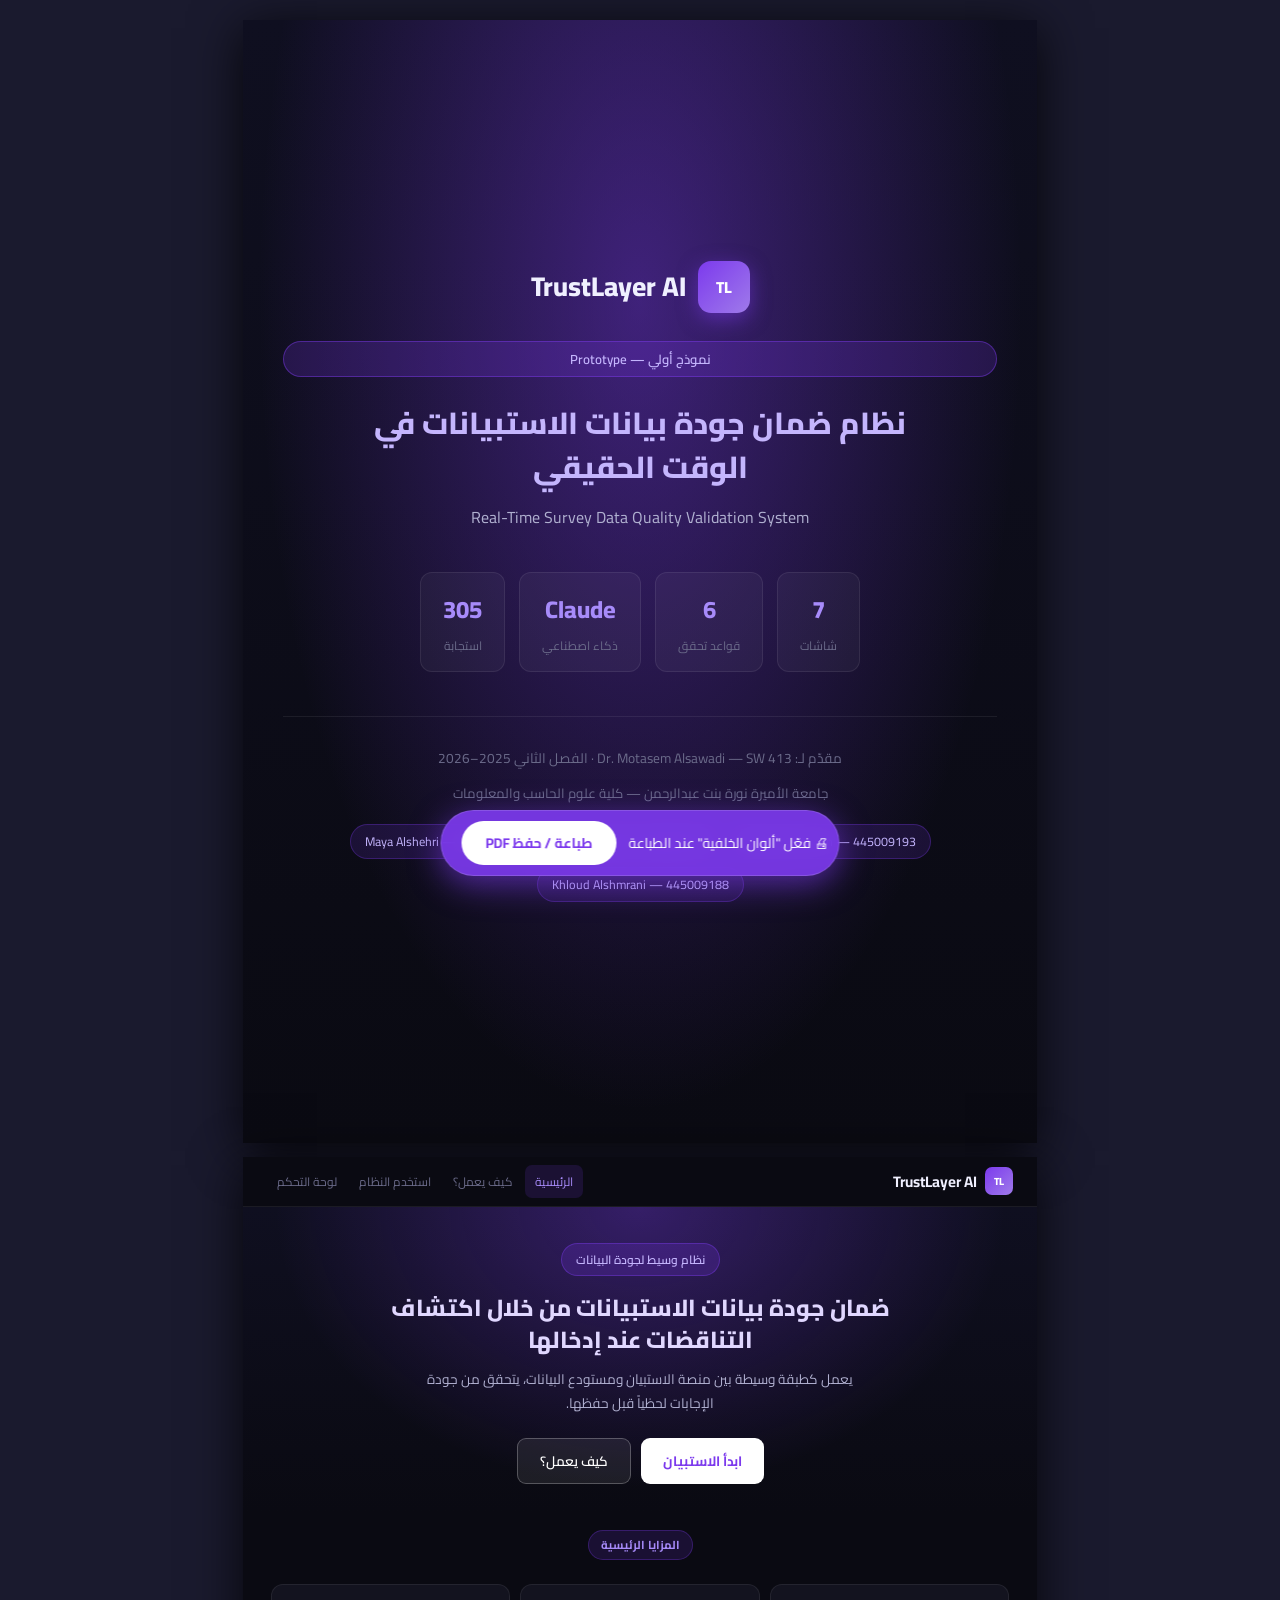
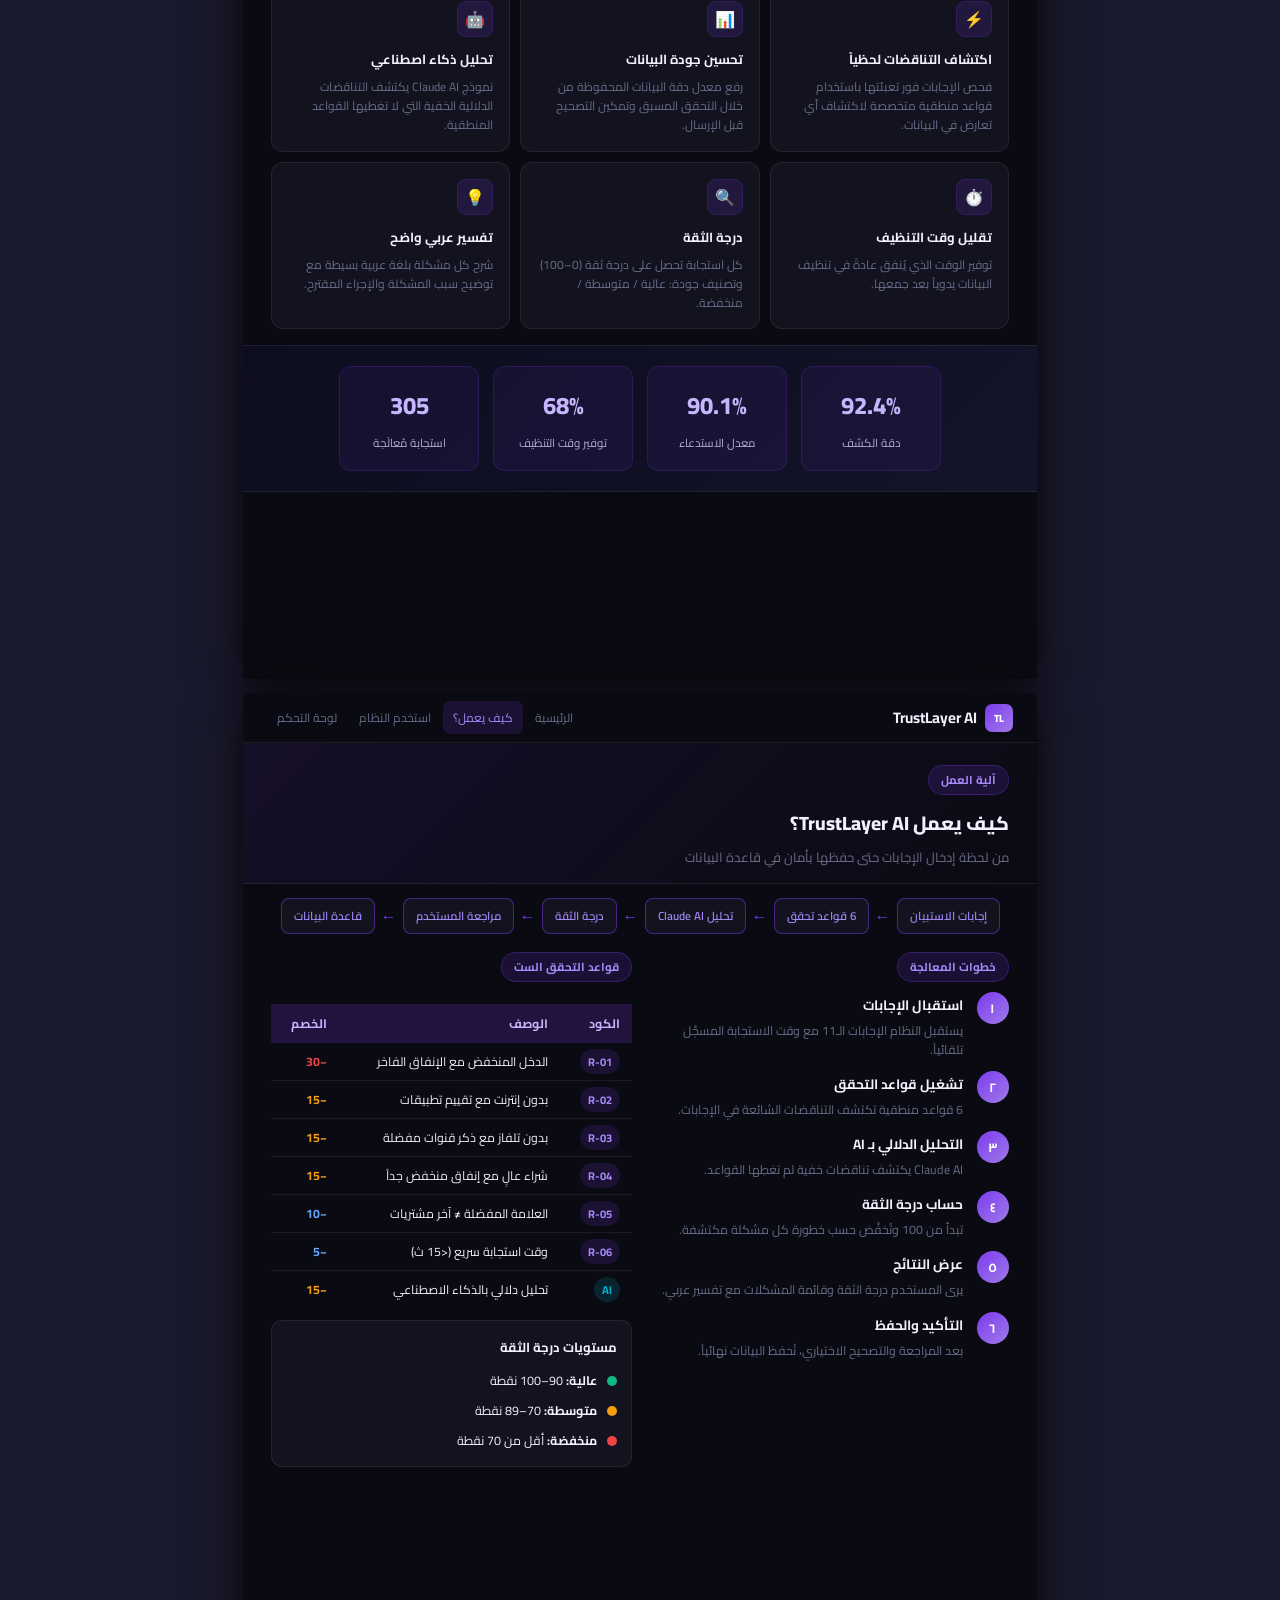
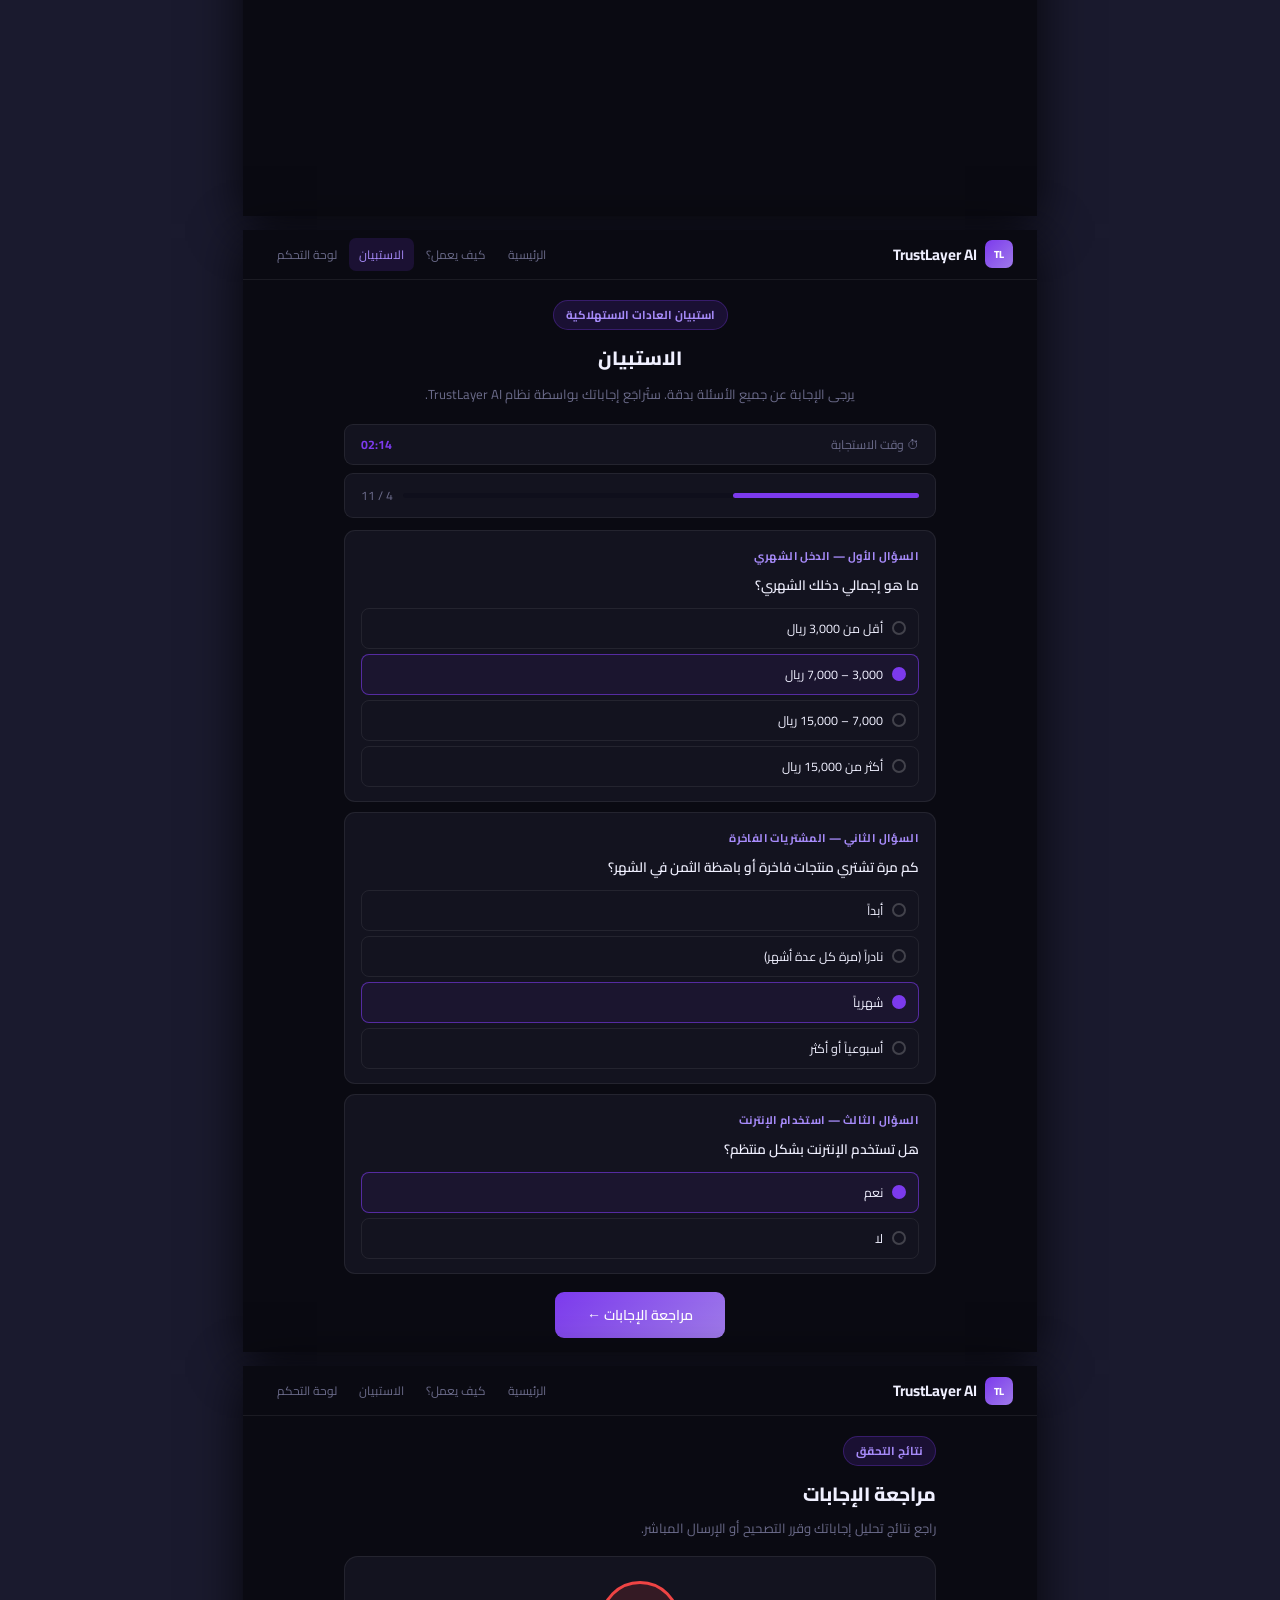
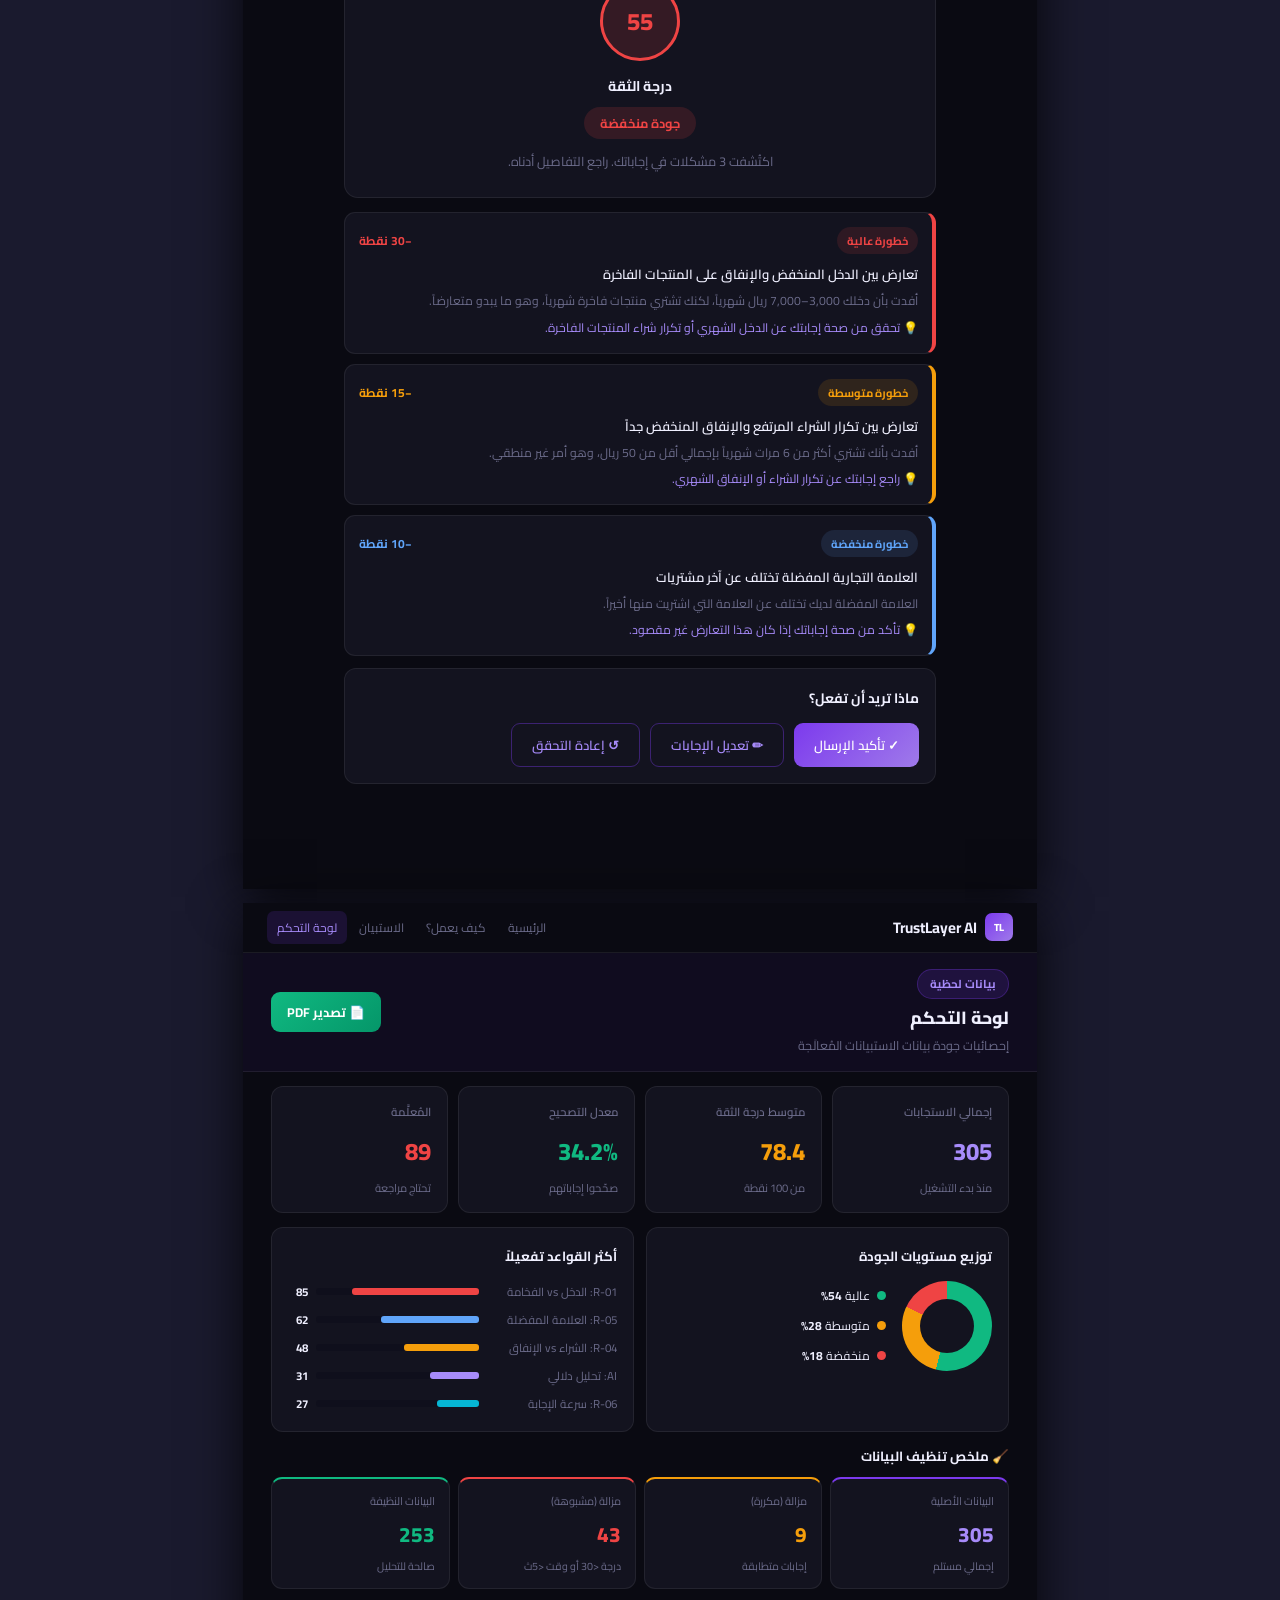
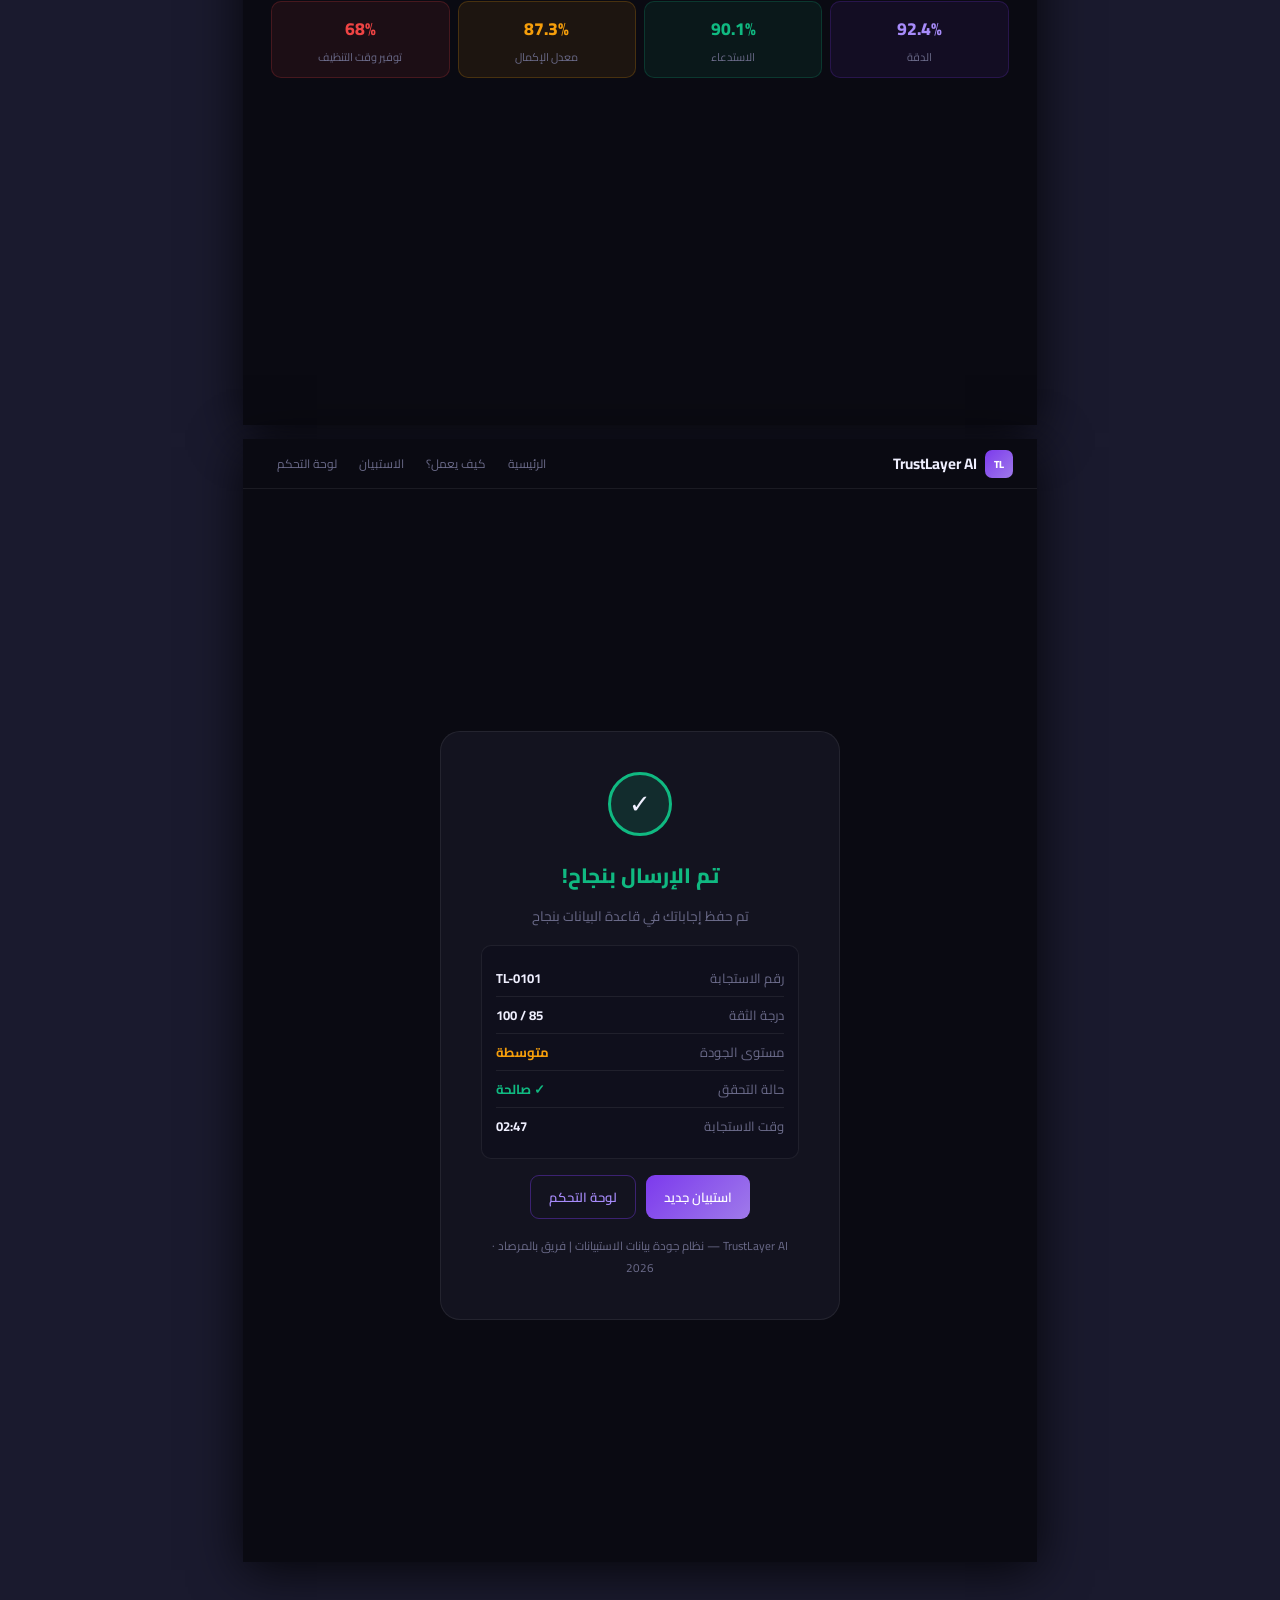
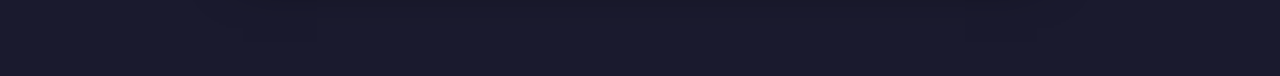
<file: templates/prototype_print.html>
<!DOCTYPE html>
<html dir="rtl" lang="ar">
<head>
<meta charset="UTF-8"/>
<meta name="viewport" content="width=device-width,initial-scale=1.0"/>
<title>TrustLayer AI — نموذج أولي للطباعة</title>
<link href="https://fonts.googleapis.com/css2?family=Cairo:wght@300;400;500;600;700;800&display=swap" rel="stylesheet"/>
<style>
/* ── CSS Variables (exact match to site) ── */
:root {
  --primary:#7C3AED; --primary-hover:#6D28D9;
  --primary-light:rgba(124,58,237,.15); --primary-glow:rgba(124,58,237,.35);
  --accent:#06B6D4;
  --bg:#0A0A12; --bg-2:#0F0F1C; --card:#13131F; --card-2:#1A1A2E;
  --border:rgba(255,255,255,.07); --border-active:rgba(124,58,237,.5);
  --text-dark:#F0F0FF; --text-medium:#B0B0D0; --text-light:#6B6B8A;
  --success:#10B981; --success-bg:rgba(16,185,129,.12);
  --warning:#F59E0B; --warning-bg:rgba(245,158,11,.12);
  --danger:#EF4444;  --danger-bg:rgba(239,68,68,.12);
  --radius:14px; --radius-sm:10px;
}

*,*::before,*::after{box-sizing:border-box;margin:0;padding:0;transition:none!important;animation:none!important;}
html{direction:rtl;}
body{font-family:'Cairo',sans-serif;background:#1a1a2e;color:var(--text-dark);margin:0;padding:20px 0 100px;}

/* ── A4 Page Container ── */
.pdf-page{
  width:210mm; height:297mm; overflow:hidden;
  position:relative; background:var(--bg);
  margin:0 auto 14px;
  box-shadow:0 8px 48px rgba(0,0,0,.8);
  page-break-after:always; break-after:page;
}

/* ── Navbar (compact for PDF) ── */
.nb{
  background:rgba(10,10,18,.95);
  border-bottom:1px solid rgba(255,255,255,.07);
  padding:0 24px; height:50px;
  display:flex; align-items:center; justify-content:space-between;
}
.nb-brand{display:flex;align-items:center;gap:8px;color:var(--text-dark);font-weight:700;font-size:.95rem;}
.nb-icon{width:28px;height:28px;background:linear-gradient(135deg,#7C3AED,#9F7AEA);border-radius:7px;display:flex;align-items:center;justify-content:center;color:white;font-size:.65rem;font-weight:800;}
.nb-links{display:flex;gap:2px;}
.nb-links a{color:var(--text-light);font-size:.75rem;padding:5px 10px;border-radius:7px;text-decoration:none;}
.nb-links a.on{background:rgba(124,58,237,.15);color:#A78BFA;}

/* ── Hero (compact) ── */
.hero-wrap{
  background:radial-gradient(ellipse at 50% 0%,rgba(124,58,237,.35) 0%,transparent 65%),
             linear-gradient(180deg,#0F0F20 0%,#0A0A12 100%);
  padding:36px 32px 28px; text-align:center;
}
.hero-badge{display:inline-block;background:rgba(124,58,237,.2);border:1px solid rgba(124,58,237,.4);color:#C4B5FD;padding:4px 14px;border-radius:100px;font-size:.75rem;font-weight:600;margin-bottom:16px;}
.hero-h1{font-size:1.45rem;font-weight:800;line-height:1.4;max-width:560px;margin:0 auto 12px;color:#E0D7FF;}
.hero-sub{font-size:.85rem;color:var(--text-medium);max-width:440px;margin:0 auto 22px;line-height:1.75;}
.hero-btns{display:flex;gap:10px;justify-content:center;}
.btn-w{background:white;color:#7C3AED;border:none;padding:9px 22px;border-radius:9px;font-family:'Cairo',sans-serif;font-size:.85rem;font-weight:700;}
.btn-o{background:rgba(255,255,255,.08);color:white;border:1px solid rgba(255,255,255,.25);padding:9px 22px;border-radius:9px;font-family:'Cairo',sans-serif;font-size:.85rem;font-weight:600;}

/* ── Section label ── */
.s-label{display:inline-block;background:rgba(124,58,237,.15);border:1px solid rgba(124,58,237,.3);color:#A78BFA;padding:3px 12px;border-radius:100px;font-size:.72rem;font-weight:700;margin-bottom:10px;}

/* ── Feature Cards ── */
.feat-grid{display:grid;grid-template-columns:repeat(3,1fr);gap:10px;margin-top:14px;}
.feat-card{background:var(--card);border:1px solid var(--border);border-radius:12px;padding:16px;}
.feat-icon{width:36px;height:36px;background:rgba(124,58,237,.15);border:1px solid rgba(124,58,237,.2);border-radius:9px;display:flex;align-items:center;justify-content:center;font-size:1rem;margin-bottom:10px;}
.feat-card h3{font-size:.82rem;font-weight:700;color:var(--text-dark);margin-bottom:6px;}
.feat-card p{font-size:.75rem;color:var(--text-light);line-height:1.6;}

/* ── Metric Strip ── */
.metrics-row{background:linear-gradient(135deg,#0D0D1F,#13132A);border-top:1px solid var(--border);border-bottom:1px solid var(--border);padding:20px 32px;display:flex;gap:14px;justify-content:center;}
.mc{background:rgba(124,58,237,.08);border:1px solid rgba(124,58,237,.2);border-radius:12px;padding:16px 20px;text-align:center;flex:1;max-width:140px;}
.mc-val{font-size:1.5rem;font-weight:800;color:#C4B5FD;}
.mc-lbl{font-size:.72rem;color:var(--text-medium);margin-top:4px;}

/* ── Steps ── */
.step-row{display:flex;align-items:flex-start;gap:14px;margin-bottom:12px;}
.step-num{width:32px;height:32px;background:linear-gradient(135deg,#7C3AED,#9F7AEA);color:white;border-radius:50%;display:flex;align-items:center;justify-content:center;font-weight:700;font-size:.8rem;flex-shrink:0;}
.step-cont h4{font-size:.85rem;font-weight:700;margin-bottom:3px;}
.step-cont p{font-size:.77rem;color:var(--text-light);line-height:1.55;}

/* ── Flow ── */
.flow{display:flex;align-items:center;flex-wrap:wrap;gap:0;justify-content:center;margin:16px 0;}
.flow-n{background:var(--card);border:1.5px solid rgba(124,58,237,.5);border-radius:8px;padding:6px 12px;font-size:.72rem;font-weight:600;color:#A78BFA;}
.flow-a{color:#7C3AED;padding:0 6px;font-size:1rem;}

/* ── Rules Table ── */
.rtbl{width:100%;border-collapse:collapse;margin-top:12px;font-size:.77rem;}
.rtbl th{background:rgba(124,58,237,.2);color:#C4B5FD;padding:8px 12px;text-align:right;font-weight:700;}
.rtbl td{padding:7px 12px;border-bottom:1px solid var(--border);}
.rtbl tr:last-child td{border-bottom:none;}
.rule-chip{background:rgba(124,58,237,.15);color:#A78BFA;padding:2px 8px;border-radius:100px;font-size:.7rem;font-weight:700;}

/* ── Survey ── */
.q-card{background:var(--card);border:1px solid var(--border);border-radius:11px;padding:14px 16px;margin-bottom:10px;}
.q-label{font-size:.7rem;font-weight:700;color:#A78BFA;margin-bottom:6px;letter-spacing:.4px;}
.q-text{font-size:.85rem;font-weight:600;margin-bottom:10px;}
.opts{display:flex;flex-direction:column;gap:5px;}
.opt{display:flex;align-items:center;gap:9px;padding:8px 12px;border:1.5px solid var(--border);border-radius:8px;font-size:.78rem;}
.opt-circle{width:14px;height:14px;border-radius:50%;border:2px solid rgba(255,255,255,.2);flex-shrink:0;}
.opt.sel{border-color:rgba(124,58,237,.6);background:rgba(124,58,237,.08);}
.opt.sel .opt-circle{background:var(--primary);border-color:var(--primary);}

.prog-bar{background:var(--card);border:1px solid var(--border);border-radius:9px;padding:10px 16px;display:flex;align-items:center;gap:10px;margin-bottom:12px;font-size:.78rem;}
.prog-track{flex:1;background:var(--bg-2);border-radius:4px;height:5px;}
.prog-fill{height:5px;border-radius:4px;background:var(--primary);}

.timer-b{background:var(--card);border:1px solid var(--border);border-radius:9px;padding:8px 16px;display:flex;justify-content:space-between;margin-bottom:8px;font-size:.77rem;color:var(--text-light);}
.timer-v{font-weight:700;color:var(--primary);}

/* ── Score Card ── */
.score-card{background:var(--card);border:1px solid var(--border);border-radius:14px;padding:24px;text-align:center;margin-bottom:14px;}
.score-circle{width:80px;height:80px;border-radius:50%;display:flex;align-items:center;justify-content:center;font-size:1.5rem;font-weight:800;margin:0 auto 12px;}
.sc-high{background:rgba(16,185,129,.15);color:#10B981;border:3px solid #10B981;}
.sc-med{background:rgba(245,158,11,.15);color:#F59E0B;border:3px solid #F59E0B;}
.sc-low{background:rgba(239,68,68,.15);color:#EF4444;border:3px solid #EF4444;}
.q-badge{display:inline-block;padding:4px 16px;border-radius:100px;font-size:.8rem;font-weight:700;}
.qb-high{background:rgba(16,185,129,.15);color:#10B981;}
.qb-med{background:rgba(245,158,11,.15);color:#F59E0B;}
.qb-low{background:rgba(239,68,68,.15);color:#EF4444;}

/* ── Issue Cards ── */
.issue-card{background:var(--card);border:1px solid var(--border);border-right:4px solid var(--danger);border-radius:11px;padding:14px;margin-bottom:10px;}
.issue-card.med{border-right-color:var(--warning);}
.issue-card.low{border-right-color:#60A5FA;}
.iss-hdr{display:flex;align-items:center;justify-content:space-between;margin-bottom:8px;}
.sev-badge{padding:3px 10px;border-radius:100px;font-size:.7rem;font-weight:700;}
.sev-h{background:var(--danger-bg);color:var(--danger);}
.sev-m{background:var(--warning-bg);color:var(--warning);}
.sev-l{background:rgba(96,165,250,.12);color:#60A5FA;}
.ded{font-size:.75rem;font-weight:700;color:var(--danger);}
.iss-msg{font-size:.82rem;font-weight:600;margin-bottom:5px;}
.iss-exp{font-size:.76rem;color:var(--text-light);line-height:1.6;margin-bottom:5px;}
.iss-act{font-size:.76rem;color:#A78BFA;}

/* ── Dashboard ── */
.stat-grid{display:grid;grid-template-columns:repeat(4,1fr);gap:10px;margin-bottom:14px;}
.sw{background:var(--card);border:1px solid var(--border);border-radius:12px;padding:14px 16px;}
.sw-lbl{font-size:.72rem;color:var(--text-light);font-weight:600;margin-bottom:6px;}
.sw-val{font-size:1.5rem;font-weight:800;}
.sw-sub{font-size:.7rem;color:var(--text-light);margin-top:3px;}

.chart-card{background:var(--card);border:1px solid var(--border);border-radius:12px;padding:16px;}
.chart-title{font-size:.83rem;font-weight:700;margin-bottom:12px;}
.chart-area{height:110px;background:rgba(255,255,255,.02);border:1px dashed rgba(255,255,255,.08);border-radius:8px;display:flex;align-items:center;justify-content:center;font-size:.75rem;color:var(--text-light);}

/* ── Cleaning Cards ── */
.clean-grid{display:grid;grid-template-columns:repeat(4,1fr);gap:8px;margin-bottom:12px;}
.clean-card{background:var(--card);border:1px solid var(--border);border-radius:11px;padding:12px 14px;}
.clean-card.c1{border-top:2px solid #7C3AED;}
.clean-card.c2{border-top:2px solid var(--warning);}
.clean-card.c3{border-top:2px solid var(--danger);}
.clean-card.c4{border-top:2px solid var(--success);}
.cc-lbl{font-size:.69rem;color:var(--text-light);margin-bottom:4px;}
.cc-val{font-size:1.3rem;font-weight:800;}
.cc-sub{font-size:.67rem;color:var(--text-light);margin-top:2px;}

/* ── Action Buttons ── */
.action-area{background:var(--card);border:1px solid var(--border);border-radius:12px;padding:16px;margin-top:12px;}
.action-area h4{font-size:.85rem;font-weight:700;margin-bottom:12px;}
.a-btns{display:flex;gap:10px;}
.btn-p{background:linear-gradient(135deg,#7C3AED,#9F7AEA);color:white;border:none;padding:9px 20px;border-radius:9px;font-family:'Cairo',sans-serif;font-size:.82rem;font-weight:600;}
.btn-s{background:transparent;color:#A78BFA;border:1.5px solid rgba(124,58,237,.4);padding:9px 20px;border-radius:9px;font-family:'Cairo',sans-serif;font-size:.82rem;font-weight:600;}

/* ── Success Page ── */
.success-wrap{min-height:calc(297mm - 50px);display:flex;align-items:center;justify-content:center;}
.result-card{background:var(--card);border:1px solid var(--border);border-radius:20px;padding:40px;text-align:center;max-width:400px;width:100%;}
.r-icon{width:64px;height:64px;border-radius:50%;display:flex;align-items:center;justify-content:center;font-size:1.6rem;margin:0 auto 20px;}
.r-icon.ok{background:rgba(16,185,129,.15);border:3px solid #10B981;}
.r-sum{background:var(--bg-2);border:1px solid var(--border);border-radius:10px;padding:14px;margin:16px 0;text-align:right;}
.r-row{display:flex;justify-content:space-between;padding:6px 0;border-bottom:1px solid var(--border);font-size:.82rem;}
.r-row:last-child{border-bottom:none;}
.r-key{color:var(--text-light);}
.r-val{font-weight:700;}

/* ── Page padding ── */
.pg-body{padding:0 28px 20px;}
.pg-hdr{padding:16px 28px 12px;border-bottom:1px solid var(--border);margin-bottom:16px;}
.pg-hdr .s-label{margin-bottom:4px;}
.pg-title{font-size:1.25rem;font-weight:800;margin-bottom:4px;}
.pg-sub{font-size:.82rem;color:var(--text-light);}

/* ── Print bar ── */
.print-bar{
  position:fixed;bottom:24px;left:50%;transform:translateX(-50%);
  background:rgba(124,58,237,.92);backdrop-filter:blur(12px);
  border:1px solid rgba(255,255,255,.15);border-radius:100px;
  padding:10px 10px 10px 20px;display:flex;align-items:center;gap:12px;
  z-index:9999;color:white;font-family:'Cairo',sans-serif;font-size:.88rem;
  box-shadow:0 8px 32px rgba(124,58,237,.6);white-space:nowrap;
}
.print-btn{background:white;color:#7C3AED;border:none;border-radius:50px;padding:9px 24px;font-family:'Cairo',sans-serif;font-size:.88rem;font-weight:700;cursor:pointer;}

/* ── Print Media ── */
@page{size:A4;margin:0;}
@media print{
  body{background:var(--bg);padding:0;}
  .print-bar{display:none!important;}
  .pdf-page{margin:0;box-shadow:none;}
  .hero-h1{color:#E0D7FF!important;}
}
</style>
</head>
<body>

<div class="print-bar">
  <span>🖨 فعّل "ألوان الخلفية" عند الطباعة</span>
  <button class="print-btn" onclick="window.print()">طباعة / حفظ PDF</button>
</div>

<!-- ═══════════════════════════════════════════
  صفحة ١ — COVER
═══════════════════════════════════════════ -->
<div class="pdf-page" style="display:flex;flex-direction:column;align-items:center;justify-content:center;background:radial-gradient(ellipse at 50% 25%,rgba(124,58,237,.45) 0%,transparent 68%),linear-gradient(180deg,#0F0F20 0%,#0A0A12 100%);">
  <div style="text-align:center;padding:0 40px;width:100%;">
    <!-- Logo -->
    <div style="display:inline-flex;align-items:center;gap:12px;margin-bottom:28px;">
      <div style="width:52px;height:52px;background:linear-gradient(135deg,#7C3AED,#9F7AEA);border-radius:13px;display:flex;align-items:center;justify-content:center;box-shadow:0 6px 20px rgba(124,58,237,.5);">
        <span style="color:white;font-size:1rem;font-weight:800;">TL</span>
      </div>
      <span style="font-size:1.7rem;font-weight:800;color:#F0F0FF;">TrustLayer AI</span>
    </div>
    <!-- Badge -->
    <div style="display:inline-block;background:rgba(124,58,237,.2);border:1px solid rgba(124,58,237,.45);color:#C4B5FD;padding:5px 18px;border-radius:100px;font-size:.82rem;font-weight:600;margin-bottom:24px;display:block;">نموذج أولي — Prototype</div>
    <!-- Title -->
    <h1 style="font-size:1.9rem;font-weight:800;color:#C4B5FD;line-height:1.45;max-width:540px;margin:0 auto 14px;">نظام ضمان جودة بيانات الاستبيانات في الوقت الحقيقي</h1>
    <p style="font-size:1rem;color:#B0B0D0;max-width:460px;margin:0 auto 40px;line-height:1.8;">Real-Time Survey Data Quality Validation System</p>
    <!-- Stats row -->
    <div style="display:flex;flex-wrap:wrap;justify-content:center;gap:14px;margin-bottom:44px;">
      <div style="background:rgba(255,255,255,.04);border:1px solid rgba(255,255,255,.08);border-radius:12px;padding:14px 22px;text-align:center;">
        <div style="font-size:1.5rem;font-weight:800;color:#A78BFA;">7</div>
        <div style="font-size:.75rem;color:var(--text-light);margin-top:2px;">شاشات</div>
      </div>
      <div style="background:rgba(255,255,255,.04);border:1px solid rgba(255,255,255,.08);border-radius:12px;padding:14px 22px;text-align:center;">
        <div style="font-size:1.5rem;font-weight:800;color:#A78BFA;">6</div>
        <div style="font-size:.75rem;color:var(--text-light);margin-top:2px;">قواعد تحقق</div>
      </div>
      <div style="background:rgba(255,255,255,.04);border:1px solid rgba(255,255,255,.08);border-radius:12px;padding:14px 22px;text-align:center;">
        <div style="font-size:1.5rem;font-weight:800;color:#A78BFA;">Claude</div>
        <div style="font-size:.75rem;color:var(--text-light);margin-top:2px;">ذكاء اصطناعي</div>
      </div>
      <div style="background:rgba(255,255,255,.04);border:1px solid rgba(255,255,255,.08);border-radius:12px;padding:14px 22px;text-align:center;">
        <div style="font-size:1.5rem;font-weight:800;color:#A78BFA;">305</div>
        <div style="font-size:.75rem;color:var(--text-light);margin-top:2px;">استجابة</div>
      </div>
    </div>
    <!-- Divider -->
    <div style="border-top:1px solid rgba(255,255,255,.07);padding-top:28px;">
      <p style="font-size:.85rem;color:var(--text-light);margin-bottom:10px;">مقدّم لـ: Dr. Motasem Alsawadi — SW 413 · الفصل الثاني 2025–2026</p>
      <p style="font-size:.83rem;color:var(--text-light);margin-bottom:18px;">جامعة الأميرة نورة بنت عبدالرحمن — كلية علوم الحاسب والمعلومات</p>
      <div style="display:flex;flex-wrap:wrap;justify-content:center;gap:8px;">
        <span style="background:rgba(124,58,237,.15);border:1px solid rgba(124,58,237,.3);color:#C4B5FD;padding:5px 14px;border-radius:100px;font-size:.78rem;">Shahad Alyaseen — 445009193</span>
        <span style="background:rgba(124,58,237,.15);border:1px solid rgba(124,58,237,.3);color:#C4B5FD;padding:5px 14px;border-radius:100px;font-size:.78rem;">Dalia Fahad — 445009179</span>
        <span style="background:rgba(124,58,237,.15);border:1px solid rgba(124,58,237,.3);color:#C4B5FD;padding:5px 14px;border-radius:100px;font-size:.78rem;">Maya Alshehri — 445009190</span>
        <span style="background:rgba(124,58,237,.15);border:1px solid rgba(124,58,237,.3);color:#C4B5FD;padding:5px 14px;border-radius:100px;font-size:.78rem;">Khloud Alshmrani — 445009188</span>
      </div>
    </div>
  </div>
</div>

<!-- ═══════════════════════════════════════════
  صفحة ٢ — الصفحة الرئيسية / HOME
═══════════════════════════════════════════ -->
<div class="pdf-page">
  <!-- Navbar -->
  <div class="nb">
    <div class="nb-brand">
      <div class="nb-icon">TL</div>
      <span>TrustLayer AI</span>
    </div>
    <div class="nb-links">
      <a class="on">الرئيسية</a>
      <a>كيف يعمل؟</a>
      <a>استخدم النظام</a>
      <a>لوحة التحكم</a>
    </div>
  </div>
  <!-- Hero -->
  <div class="hero-wrap">
    <div class="hero-badge">نظام وسيط لجودة البيانات</div>
    <h1 class="hero-h1">ضمان جودة بيانات الاستبيانات من خلال اكتشاف التناقضات عند إدخالها</h1>
    <p class="hero-sub">يعمل كطبقة وسيطة بين منصة الاستبيان ومستودع البيانات، يتحقق من جودة الإجابات لحظياً قبل حفظها.</p>
    <div class="hero-btns">
      <button class="btn-w">ابدأ الاستبيان</button>
      <button class="btn-o">كيف يعمل؟</button>
    </div>
  </div>
  <!-- Features -->
  <div style="padding:16px 28px;">
    <div style="text-align:center;margin-bottom:10px;"><div class="s-label">المزايا الرئيسية</div></div>
    <div class="feat-grid">
      <div class="feat-card"><div class="feat-icon">⚡</div><h3>اكتشاف التناقضات لحظياً</h3><p>فحص الإجابات فور تعبئتها باستخدام قواعد منطقية متخصصة لاكتشاف أي تعارض في البيانات.</p></div>
      <div class="feat-card"><div class="feat-icon">📊</div><h3>تحسين جودة البيانات</h3><p>رفع معدل دقة البيانات المحفوظة من خلال التحقق المسبق وتمكين التصحيح قبل الإرسال.</p></div>
      <div class="feat-card"><div class="feat-icon">🤖</div><h3>تحليل ذكاء اصطناعي</h3><p>نموذج Claude AI يكتشف التناقضات الدلالية الخفية التي لا تغطيها القواعد المنطقية.</p></div>
      <div class="feat-card"><div class="feat-icon">⏱️</div><h3>تقليل وقت التنظيف</h3><p>توفير الوقت الذي يُنفق عادةً في تنظيف البيانات يدوياً بعد جمعها.</p></div>
      <div class="feat-card"><div class="feat-icon">🔍</div><h3>درجة الثقة</h3><p>كل استجابة تحصل على درجة ثقة (0–100) وتصنيف جودة: عالية / متوسطة / منخفضة.</p></div>
      <div class="feat-card"><div class="feat-icon">💡</div><h3>تفسير عربي واضح</h3><p>شرح كل مشكلة بلغة عربية بسيطة مع توضيح سبب المشكلة والإجراء المقترح.</p></div>
    </div>
  </div>
  <!-- Metrics -->
  <div class="metrics-row">
    <div class="mc"><div class="mc-val">92.4%</div><div class="mc-lbl">دقة الكشف</div></div>
    <div class="mc"><div class="mc-val">90.1%</div><div class="mc-lbl">معدل الاستدعاء</div></div>
    <div class="mc"><div class="mc-val">68%</div><div class="mc-lbl">توفير وقت التنظيف</div></div>
    <div class="mc"><div class="mc-val">305</div><div class="mc-lbl">استجابة مُعالَجة</div></div>
  </div>
</div>

<!-- ═══════════════════════════════════════════
  صفحة ٣ — كيف يعمل / HOW IT WORKS
═══════════════════════════════════════════ -->
<div class="pdf-page">
  <div class="nb">
    <div class="nb-brand"><div class="nb-icon">TL</div><span>TrustLayer AI</span></div>
    <div class="nb-links"><a>الرئيسية</a><a class="on">كيف يعمل؟</a><a>استخدم النظام</a><a>لوحة التحكم</a></div>
  </div>
  <div style="background:linear-gradient(135deg,rgba(124,58,237,.1),transparent);padding:20px 28px 14px;border-bottom:1px solid var(--border);">
    <div class="s-label">آلية العمل</div>
    <div style="font-size:1.2rem;font-weight:800;margin-bottom:4px;">كيف يعمل TrustLayer AI؟</div>
    <div style="font-size:.82rem;color:var(--text-light);">من لحظة إدخال الإجابات حتى حفظها بأمان في قاعدة البيانات</div>
  </div>
  <div style="padding:14px 28px;">
    <!-- Flow -->
    <div class="flow" style="margin:0 0 16px;">
      <div class="flow-n">إجابات الاستبيان</div><div class="flow-a">←</div>
      <div class="flow-n">6 قواعد تحقق</div><div class="flow-a">←</div>
      <div class="flow-n">تحليل Claude AI</div><div class="flow-a">←</div>
      <div class="flow-n">درجة الثقة</div><div class="flow-a">←</div>
      <div class="flow-n">مراجعة المستخدم</div><div class="flow-a">←</div>
      <div class="flow-n">قاعدة البيانات</div>
    </div>

    <div style="display:grid;grid-template-columns:1fr 1fr;gap:16px;">
      <!-- Steps -->
      <div>
        <div class="s-label" style="margin-bottom:10px;">خطوات المعالجة</div>
        <div class="step-row"><div class="step-num">١</div><div class="step-cont"><h4>استقبال الإجابات</h4><p>يستقبل النظام الإجابات الـ11 مع وقت الاستجابة المسجَّل تلقائياً.</p></div></div>
        <div class="step-row"><div class="step-num">٢</div><div class="step-cont"><h4>تشغيل قواعد التحقق</h4><p>6 قواعد منطقية تكتشف التناقضات الشائعة في الإجابات.</p></div></div>
        <div class="step-row"><div class="step-num">٣</div><div class="step-cont"><h4>التحليل الدلالي بـ AI</h4><p>Claude AI يكتشف تناقضات خفية لم تغطِها القواعد.</p></div></div>
        <div class="step-row"><div class="step-num">٤</div><div class="step-cont"><h4>حساب درجة الثقة</h4><p>تبدأ من 100 وتُخفَّض حسب خطورة كل مشكلة مكتشفة.</p></div></div>
        <div class="step-row"><div class="step-num">٥</div><div class="step-cont"><h4>عرض النتائج</h4><p>يرى المستخدم درجة الثقة وقائمة المشكلات مع تفسير عربي.</p></div></div>
        <div class="step-row"><div class="step-num">٦</div><div class="step-cont"><h4>التأكيد والحفظ</h4><p>بعد المراجعة والتصحيح الاختياري، تُحفظ البيانات نهائياً.</p></div></div>
      </div>
      <!-- Rules Table -->
      <div>
        <div class="s-label" style="margin-bottom:10px;">قواعد التحقق الست</div>
        <table class="rtbl">
          <thead><tr><th>الكود</th><th>الوصف</th><th>الخصم</th></tr></thead>
          <tbody>
            <tr><td><span class="rule-chip">R-01</span></td><td>الدخل المنخفض مع الإنفاق الفاخر</td><td style="color:var(--danger);font-weight:700;">−30</td></tr>
            <tr><td><span class="rule-chip">R-02</span></td><td>بدون إنترنت مع تقييم تطبيقات</td><td style="color:var(--warning);font-weight:700;">−15</td></tr>
            <tr><td><span class="rule-chip">R-03</span></td><td>بدون تلفاز مع ذكر قنوات مفضلة</td><td style="color:var(--warning);font-weight:700;">−15</td></tr>
            <tr><td><span class="rule-chip">R-04</span></td><td>شراء عالٍ مع إنفاق منخفض جداً</td><td style="color:var(--warning);font-weight:700;">−15</td></tr>
            <tr><td><span class="rule-chip">R-05</span></td><td>العلامة المفضلة ≠ آخر مشتريات</td><td style="color:#60A5FA;font-weight:700;">−10</td></tr>
            <tr><td><span class="rule-chip">R-06</span></td><td>وقت استجابة سريع (&lt;15 ث)</td><td style="color:#60A5FA;font-weight:700;">−5</td></tr>
            <tr><td><span class="rule-chip" style="background:rgba(6,182,212,.15);color:#06B6D4;">AI</span></td><td>تحليل دلالي بالذكاء الاصطناعي</td><td style="color:var(--warning);font-weight:700;">−15</td></tr>
          </tbody>
        </table>
        <!-- Quality levels -->
        <div style="background:var(--card);border:1px solid var(--border);border-radius:11px;padding:14px;margin-top:12px;">
          <div style="font-size:.82rem;font-weight:700;margin-bottom:10px;">مستويات درجة الثقة</div>
          <div style="display:flex;flex-direction:column;gap:7px;">
            <div style="display:flex;align-items:center;gap:10px;font-size:.78rem;"><div style="width:10px;height:10px;border-radius:50%;background:var(--success);"></div><span><strong>عالية:</strong> 90–100 نقطة</span></div>
            <div style="display:flex;align-items:center;gap:10px;font-size:.78rem;"><div style="width:10px;height:10px;border-radius:50%;background:var(--warning);"></div><span><strong>متوسطة:</strong> 70–89 نقطة</span></div>
            <div style="display:flex;align-items:center;gap:10px;font-size:.78rem;"><div style="width:10px;height:10px;border-radius:50%;background:var(--danger);"></div><span><strong>منخفضة:</strong> أقل من 70 نقطة</span></div>
          </div>
        </div>
      </div>
    </div>
  </div>
</div>

<!-- ═══════════════════════════════════════════
  صفحة ٤ — الاستبيان / SURVEY
═══════════════════════════════════════════ -->
<div class="pdf-page">
  <div class="nb">
    <div class="nb-brand"><div class="nb-icon">TL</div><span>TrustLayer AI</span></div>
    <div class="nb-links"><a>الرئيسية</a><a>كيف يعمل؟</a><a class="on">الاستبيان</a><a>لوحة التحكم</a></div>
  </div>
  <div style="max-width:640px;margin:0 auto;padding:18px 24px;">
    <div style="text-align:center;margin-bottom:18px;">
      <div class="s-label">استبيان العادات الاستهلاكية</div>
      <div style="font-size:1.2rem;font-weight:800;margin-bottom:6px;">الاستبيان</div>
      <div style="font-size:.82rem;color:var(--text-light);">يرجى الإجابة عن جميع الأسئلة بدقة. ستُراجَع إجاباتك بواسطة نظام TrustLayer AI.</div>
    </div>
    <!-- Timer + Progress -->
    <div class="timer-b"><span>⏱ وقت الاستجابة</span><span class="timer-v">02:14</span></div>
    <div class="prog-bar">
      <div class="prog-track"><div class="prog-fill" style="width:36%;"></div></div>
      <span style="font-size:.77rem;color:var(--text-light);white-space:nowrap;">4 / 11</span>
    </div>
    <!-- Q1 -->
    <div class="q-card">
      <div class="q-label">السؤال الأول — الدخل الشهري</div>
      <div class="q-text">ما هو إجمالي دخلك الشهري؟</div>
      <div class="opts">
        <div class="opt"><div class="opt-circle"></div><span>أقل من 3,000 ريال</span></div>
        <div class="opt sel"><div class="opt-circle"></div><span>3,000 – 7,000 ريال</span></div>
        <div class="opt"><div class="opt-circle"></div><span>7,000 – 15,000 ريال</span></div>
        <div class="opt"><div class="opt-circle"></div><span>أكثر من 15,000 ريال</span></div>
      </div>
    </div>
    <!-- Q2 -->
    <div class="q-card">
      <div class="q-label">السؤال الثاني — المشتريات الفاخرة</div>
      <div class="q-text">كم مرة تشتري منتجات فاخرة أو باهظة الثمن في الشهر؟</div>
      <div class="opts">
        <div class="opt"><div class="opt-circle"></div><span>أبداً</span></div>
        <div class="opt"><div class="opt-circle"></div><span>نادراً (مرة كل عدة أشهر)</span></div>
        <div class="opt sel"><div class="opt-circle"></div><span>شهرياً</span></div>
        <div class="opt"><div class="opt-circle"></div><span>أسبوعياً أو أكثر</span></div>
      </div>
    </div>
    <!-- Q3 -->
    <div class="q-card">
      <div class="q-label">السؤال الثالث — استخدام الإنترنت</div>
      <div class="q-text">هل تستخدم الإنترنت بشكل منتظم؟</div>
      <div class="opts">
        <div class="opt sel"><div class="opt-circle"></div><span>نعم</span></div>
        <div class="opt"><div class="opt-circle"></div><span>لا</span></div>
      </div>
    </div>
    <div style="text-align:center;margin-top:18px;padding-bottom:10px;">
      <button class="btn-p" style="padding:10px 32px;font-size:.88rem;">مراجعة الإجابات ←</button>
    </div>
  </div>
</div>

<!-- ═══════════════════════════════════════════
  صفحة ٥ — مراجعة الإجابات / REVIEW
═══════════════════════════════════════════ -->
<div class="pdf-page">
  <div class="nb">
    <div class="nb-brand"><div class="nb-icon">TL</div><span>TrustLayer AI</span></div>
    <div class="nb-links"><a>الرئيسية</a><a>كيف يعمل؟</a><a>الاستبيان</a><a>لوحة التحكم</a></div>
  </div>
  <div style="max-width:640px;margin:0 auto;padding:18px 24px;">
    <div style="margin-bottom:16px;">
      <div class="s-label">نتائج التحقق</div>
      <div style="font-size:1.2rem;font-weight:800;margin-bottom:4px;">مراجعة الإجابات</div>
      <div style="font-size:.82rem;color:var(--text-light);">راجع نتائج تحليل إجاباتك وقرر التصحيح أو الإرسال المباشر.</div>
    </div>
    <!-- Score Card -->
    <div class="score-card">
      <div class="score-circle sc-low">55</div>
      <div style="font-size:.88rem;font-weight:700;margin-bottom:8px;">درجة الثقة</div>
      <div class="q-badge qb-low" style="margin-bottom:10px;">جودة منخفضة</div>
      <div style="font-size:.8rem;color:var(--text-light);">اكتُشفت 3 مشكلات في إجاباتك. راجع التفاصيل أدناه.</div>
    </div>
    <!-- Issues -->
    <div class="issue-card">
      <div class="iss-hdr"><span class="sev-badge sev-h">خطورة عالية</span><span class="ded">−30 نقطة</span></div>
      <div class="iss-msg">تعارض بين الدخل المنخفض والإنفاق على المنتجات الفاخرة</div>
      <div class="iss-exp">أفدت بأن دخلك 3,000–7,000 ريال شهرياً، لكنك تشتري منتجات فاخرة شهرياً، وهو ما يبدو متعارضاً.</div>
      <div class="iss-act">💡 تحقق من صحة إجابتك عن الدخل الشهري أو تكرار شراء المنتجات الفاخرة.</div>
    </div>
    <div class="issue-card med">
      <div class="iss-hdr"><span class="sev-badge sev-m">خطورة متوسطة</span><span class="ded" style="color:var(--warning);">−15 نقطة</span></div>
      <div class="iss-msg">تعارض بين تكرار الشراء المرتفع والإنفاق المنخفض جداً</div>
      <div class="iss-exp">أفدت بأنك تشتري أكثر من 6 مرات شهرياً بإجمالي أقل من 50 ريال، وهو أمر غير منطقي.</div>
      <div class="iss-act">💡 راجع إجابتك عن تكرار الشراء أو الإنفاق الشهري.</div>
    </div>
    <div class="issue-card low">
      <div class="iss-hdr"><span class="sev-badge sev-l">خطورة منخفضة</span><span class="ded" style="color:#60A5FA;">−10 نقطة</span></div>
      <div class="iss-msg">العلامة التجارية المفضلة تختلف عن آخر مشتريات</div>
      <div class="iss-exp">العلامة المفضلة لديك تختلف عن العلامة التي اشتريت منها أخيراً.</div>
      <div class="iss-act">💡 تأكد من صحة إجاباتك إذا كان هذا التعارض غير مقصود.</div>
    </div>
    <!-- Actions -->
    <div class="action-area">
      <h4>ماذا تريد أن تفعل؟</h4>
      <div class="a-btns">
        <button class="btn-p">✓ تأكيد الإرسال</button>
        <button class="btn-s">✏ تعديل الإجابات</button>
        <button class="btn-s">↺ إعادة التحقق</button>
      </div>
    </div>
  </div>
</div>

<!-- ═══════════════════════════════════════════
  صفحة ٦ — لوحة التحكم / DASHBOARD
═══════════════════════════════════════════ -->
<div class="pdf-page">
  <div class="nb">
    <div class="nb-brand"><div class="nb-icon">TL</div><span>TrustLayer AI</span></div>
    <div class="nb-links"><a>الرئيسية</a><a>كيف يعمل؟</a><a>الاستبيان</a><a class="on">لوحة التحكم</a></div>
  </div>
  <div style="background:rgba(124,58,237,.06);border-bottom:1px solid var(--border);padding:14px 28px;display:flex;align-items:center;justify-content:space-between;">
    <div><div class="s-label" style="margin-bottom:2px;">بيانات لحظية</div><div style="font-size:1.1rem;font-weight:800;">لوحة التحكم</div><div style="font-size:.78rem;color:var(--text-light);">إحصائيات جودة بيانات الاستبيانات المُعالَجة</div></div>
    <div style="background:linear-gradient(135deg,#10B981,#059669);color:white;padding:8px 16px;border-radius:9px;font-size:.8rem;font-weight:700;">📄 تصدير PDF</div>
  </div>
  <div style="padding:14px 28px;">
    <!-- KPI Cards -->
    <div class="stat-grid">
      <div class="sw"><div class="sw-lbl">إجمالي الاستجابات</div><div class="sw-val" style="color:#A78BFA;">305</div><div class="sw-sub">منذ بدء التشغيل</div></div>
      <div class="sw"><div class="sw-lbl">متوسط درجة الثقة</div><div class="sw-val" style="color:var(--warning);">78.4</div><div class="sw-sub">من 100 نقطة</div></div>
      <div class="sw"><div class="sw-lbl">معدل التصحيح</div><div class="sw-val" style="color:var(--success);">34.2%</div><div class="sw-sub">صحّحوا إجاباتهم</div></div>
      <div class="sw"><div class="sw-lbl">المُعلَّمة</div><div class="sw-val" style="color:var(--danger);">89</div><div class="sw-sub">تحتاج مراجعة</div></div>
    </div>
    <!-- Charts row -->
    <div style="display:grid;grid-template-columns:1fr 1fr;gap:12px;margin-bottom:12px;">
      <div class="chart-card">
        <div class="chart-title">توزيع مستويات الجودة</div>
        <!-- Mini donut simulation -->
        <div style="display:flex;align-items:center;gap:16px;">
          <div style="width:90px;height:90px;border-radius:50%;background:conic-gradient(#10B981 0% 54%,#F59E0B 54% 82%,#EF4444 82% 100%);position:relative;flex-shrink:0;">
            <div style="position:absolute;inset:18px;border-radius:50%;background:var(--card);"></div>
          </div>
          <div style="display:flex;flex-direction:column;gap:7px;font-size:.75rem;">
            <div style="display:flex;align-items:center;gap:7px;"><div style="width:9px;height:9px;border-radius:50%;background:#10B981;"></div><span>عالية <strong>54%</strong></span></div>
            <div style="display:flex;align-items:center;gap:7px;"><div style="width:9px;height:9px;border-radius:50%;background:#F59E0B;"></div><span>متوسطة <strong>28%</strong></span></div>
            <div style="display:flex;align-items:center;gap:7px;"><div style="width:9px;height:9px;border-radius:50%;background:#EF4444;"></div><span>منخفضة <strong>18%</strong></span></div>
          </div>
        </div>
      </div>
      <div class="chart-card">
        <div class="chart-title">أكثر القواعد تفعيلاً</div>
        <div style="display:flex;flex-direction:column;gap:6px;">
          <div style="display:flex;align-items:center;gap:8px;font-size:.72rem;"><span style="width:130px;text-align:right;color:var(--text-light);">R-01: الدخل vs الفخامة</span><div style="flex:1;background:var(--bg-2);border-radius:3px;height:7px;"><div style="width:78%;height:7px;border-radius:3px;background:var(--danger);"></div></div><span style="font-weight:700;width:20px;">85</span></div>
          <div style="display:flex;align-items:center;gap:8px;font-size:.72rem;"><span style="width:130px;text-align:right;color:var(--text-light);">R-05: العلامة المفضلة</span><div style="flex:1;background:var(--bg-2);border-radius:3px;height:7px;"><div style="width:60%;height:7px;border-radius:3px;background:#60A5FA;"></div></div><span style="font-weight:700;width:20px;">62</span></div>
          <div style="display:flex;align-items:center;gap:8px;font-size:.72rem;"><span style="width:130px;text-align:right;color:var(--text-light);">R-04: الشراء vs الإنفاق</span><div style="flex:1;background:var(--bg-2);border-radius:3px;height:7px;"><div style="width:46%;height:7px;border-radius:3px;background:var(--warning);"></div></div><span style="font-weight:700;width:20px;">48</span></div>
          <div style="display:flex;align-items:center;gap:8px;font-size:.72rem;"><span style="width:130px;text-align:right;color:var(--text-light);">AI: تحليل دلالي</span><div style="flex:1;background:var(--bg-2);border-radius:3px;height:7px;"><div style="width:30%;height:7px;border-radius:3px;background:#A78BFA;"></div></div><span style="font-weight:700;width:20px;">31</span></div>
          <div style="display:flex;align-items:center;gap:8px;font-size:.72rem;"><span style="width:130px;text-align:right;color:var(--text-light);">R-06: سرعة الإجابة</span><div style="flex:1;background:var(--bg-2);border-radius:3px;height:7px;"><div style="width:26%;height:7px;border-radius:3px;background:#06B6D4;"></div></div><span style="font-weight:700;width:20px;">27</span></div>
        </div>
      </div>
    </div>
    <!-- Cleaning Cards -->
    <div style="margin-bottom:8px;font-size:.83rem;font-weight:700;">🧹 ملخص تنظيف البيانات</div>
    <div class="clean-grid">
      <div class="clean-card c1"><div class="cc-lbl">البيانات الأصلية</div><div class="cc-val" style="color:#A78BFA;">305</div><div class="cc-sub">إجمالي مستلم</div></div>
      <div class="clean-card c2"><div class="cc-lbl">مزالة (مكررة)</div><div class="cc-val" style="color:var(--warning);">9</div><div class="cc-sub">إجابات متطابقة</div></div>
      <div class="clean-card c3"><div class="cc-lbl">مزالة (مشبوهة)</div><div class="cc-val" style="color:var(--danger);">43</div><div class="cc-sub">درجة &lt;30 أو وقت &lt;5ث</div></div>
      <div class="clean-card c4"><div class="cc-lbl">البيانات النظيفة</div><div class="cc-val" style="color:var(--success);">253</div><div class="cc-sub">صالحة للتحليل</div></div>
    </div>
    <!-- KPI metrics row -->
    <div style="display:grid;grid-template-columns:repeat(4,1fr);gap:8px;margin-top:8px;">
      <div style="background:rgba(124,58,237,.08);border:1px solid rgba(124,58,237,.2);border-radius:10px;padding:10px;text-align:center;"><div style="font-size:1.1rem;font-weight:800;color:#A78BFA;">92.4%</div><div style="font-size:.69rem;color:var(--text-light);margin-top:2px;">الدقة</div></div>
      <div style="background:rgba(16,185,129,.08);border:1px solid rgba(16,185,129,.2);border-radius:10px;padding:10px;text-align:center;"><div style="font-size:1.1rem;font-weight:800;color:var(--success);">90.1%</div><div style="font-size:.69rem;color:var(--text-light);margin-top:2px;">الاستدعاء</div></div>
      <div style="background:rgba(245,158,11,.08);border:1px solid rgba(245,158,11,.2);border-radius:10px;padding:10px;text-align:center;"><div style="font-size:1.1rem;font-weight:800;color:var(--warning);">87.3%</div><div style="font-size:.69rem;color:var(--text-light);margin-top:2px;">معدل الإكمال</div></div>
      <div style="background:rgba(239,68,68,.08);border:1px solid rgba(239,68,68,.2);border-radius:10px;padding:10px;text-align:center;"><div style="font-size:1.1rem;font-weight:800;color:var(--danger);">68%</div><div style="font-size:.69rem;color:var(--text-light);margin-top:2px;">توفير وقت التنظيف</div></div>
    </div>
  </div>
</div>

<!-- ═══════════════════════════════════════════
  صفحة ٧ — نجاح الإرسال / SUCCESS
═══════════════════════════════════════════ -->
<div class="pdf-page">
  <div class="nb">
    <div class="nb-brand"><div class="nb-icon">TL</div><span>TrustLayer AI</span></div>
    <div class="nb-links"><a>الرئيسية</a><a>كيف يعمل؟</a><a>الاستبيان</a><a>لوحة التحكم</a></div>
  </div>
  <div class="success-wrap">
    <div class="result-card">
      <div class="r-icon ok">✓</div>
      <h2 style="font-size:1.3rem;font-weight:800;color:var(--success);margin-bottom:8px;">تم الإرسال بنجاح!</h2>
      <p style="font-size:.85rem;color:var(--text-light);margin-bottom:16px;">تم حفظ إجاباتك في قاعدة البيانات بنجاح</p>
      <div class="r-sum">
        <div class="r-row"><span class="r-key">رقم الاستجابة</span><span class="r-val">TL-0101</span></div>
        <div class="r-row"><span class="r-key">درجة الثقة</span><span class="r-val">85 / 100</span></div>
        <div class="r-row"><span class="r-key">مستوى الجودة</span><span class="r-val" style="color:var(--warning);">متوسطة</span></div>
        <div class="r-row"><span class="r-key">حالة التحقق</span><span class="r-val" style="color:var(--success);">✓ صالحة</span></div>
        <div class="r-row"><span class="r-key">وقت الاستجابة</span><span class="r-val">02:47</span></div>
      </div>
      <div style="display:flex;gap:10px;justify-content:center;flex-wrap:wrap;">
        <button class="btn-p" style="font-size:.82rem;padding:9px 18px;">استبيان جديد</button>
        <button class="btn-s" style="font-size:.82rem;padding:9px 18px;">لوحة التحكم</button>
      </div>
      <p style="font-size:.73rem;color:var(--text-light);margin-top:16px;">TrustLayer AI — نظام جودة بيانات الاستبيانات | فريق بالمرصاد · 2026</p>
    </div>
  </div>
</div>

</body>
</html>
</file>
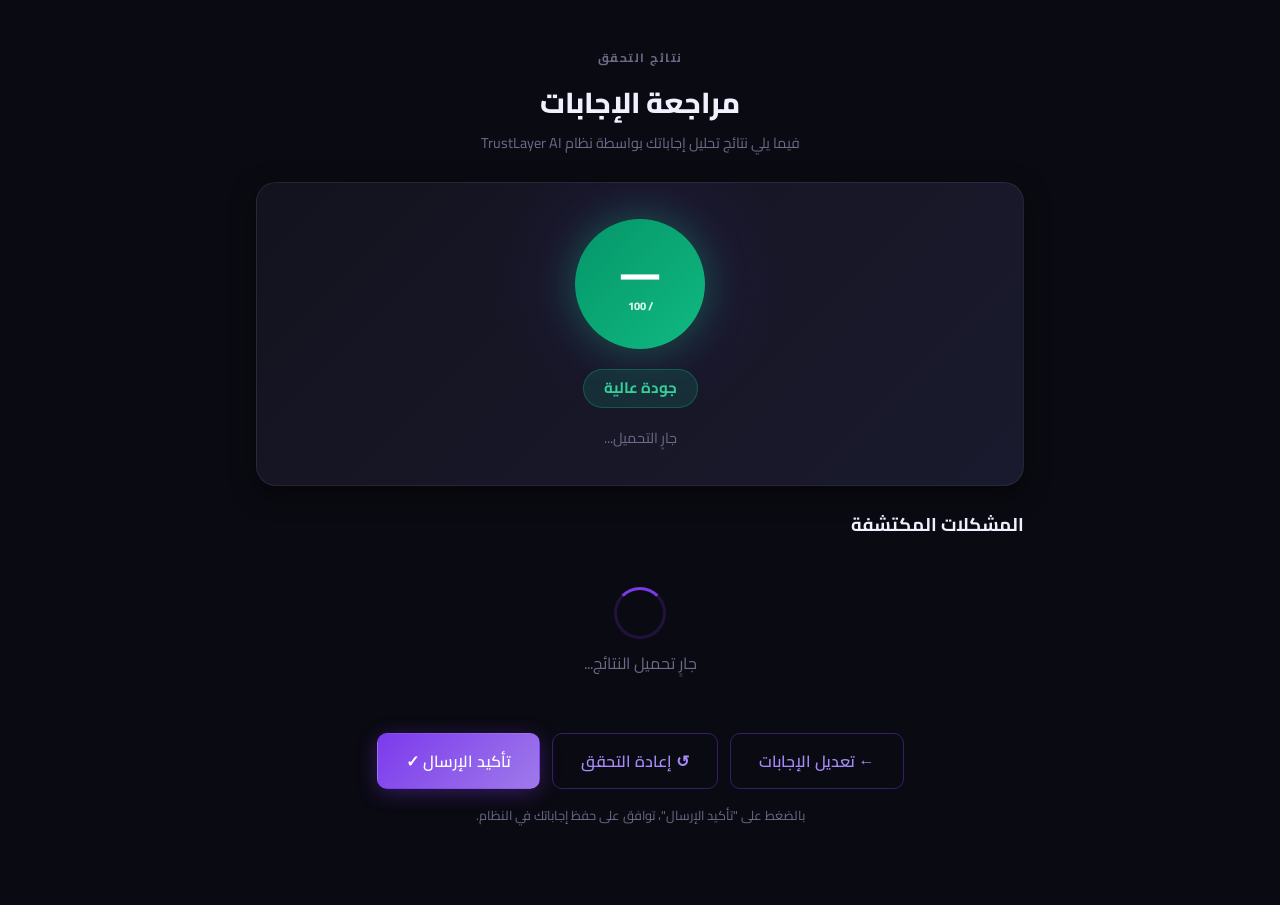
<file: templates/review.html>
<!DOCTYPE html>
<html dir="rtl" lang="ar">
<head>
    <meta charset="UTF-8" />
    <meta name="viewport" content="width=device-width, initial-scale=1.0" />
    <title>مراجعة الإجابات — TrustLayer AI</title>
    <link rel="preconnect" href="https://fonts.googleapis.com" />
    <link rel="preconnect" href="https://fonts.gstatic.com" crossorigin />
    <link href="https://fonts.googleapis.com/css2?family=Cairo:wght@300;400;500;600;700;800&display=swap" rel="stylesheet" />
    <link rel="stylesheet" href="/static/css/style.css" />
    <style>
        /* ── Blocked Banner ── */
        .blocked-banner {
            background: rgba(239, 68, 68, 0.1);
            border: 1.5px solid rgba(239, 68, 68, 0.5);
            border-radius: var(--radius);
            padding: 20px 24px;
            margin-bottom: 20px;
            display: flex;
            align-items: flex-start;
            gap: 16px;
        }
        .blocked-icon { font-size: 2rem; flex-shrink: 0; margin-top: 2px; }
        .blocked-content h3 {
            font-size: 1.05rem;
            font-weight: 700;
            color: #FCA5A5;
            margin-bottom: 6px;
        }
        .blocked-content p {
            font-size: 0.9rem;
            color: var(--text-medium);
            line-height: 1.6;
        }
        .blocked-content ul {
            margin: 8px 0 0 16px;
            font-size: 0.88rem;
            color: var(--text-medium);
            line-height: 1.8;
        }
        /* Disabled confirm button */
        .btn-primary:disabled {
            opacity: 0.35;
            cursor: not-allowed;
            pointer-events: none;
        }
    </style>
</head>
<body>

<!-- Loading Spinner -->
<div id="spinnerOverlay" class="spinner-overlay">
    <div class="spinner"></div>
    <div class="spinner-text">جارٍ إعادة التحقق...</div>
</div>

<div id="reviewContent" class="page-wrapper">
    <div class="review-container" style="padding: 0 16px;">

        <!-- Page Header -->
        <div style="text-align: center; margin-bottom: 28px;">
            <div class="section-label">نتائج التحقق</div>
            <h1 style="font-size: 1.8rem; font-weight: 800; color: var(--text-dark);">مراجعة الإجابات</h1>
            <p style="color: var(--text-light); font-size: 0.9rem; margin-top: 6px;">فيما يلي نتائج تحليل إجاباتك بواسطة نظام TrustLayer AI</p>
        </div>

        <!-- Blocked Banner (shown only when submission is prevented) -->
        <div id="blockedBanner" class="blocked-banner" style="display:none;">
            <div class="blocked-icon">🚫</div>
            <div class="blocked-content">
                <h3>لا يمكن إرسال الاستبيان</h3>
                <p id="blockedReason">جودة الاستجابات منخفضة جداً أو تحتوي على أنماط مشبوهة.</p>
                <ul id="blockedDetails"></ul>
            </div>
        </div>

        <!-- Score Card -->
        <div class="score-card">
            <div id="scoreCircle" class="score-circle high">
                <div id="scoreNumber" class="score-number">—</div>
                <div class="score-label">/ 100</div>
            </div>
            <div id="qualityBadge" class="quality-badge high">جودة عالية</div>
            <p id="scoreDescription" class="score-description" style="margin-top: 10px;">جارٍ التحميل...</p>
        </div>

        <!-- Issues Section -->
        <div class="issues-section">
            <div id="issuesTitle" class="issues-title">
                المشكلات المكتشفة
            </div>
            <div id="issuesList">
                <!-- Dynamically populated by JS -->
                <div style="text-align: center; padding: 32px; color: var(--text-light);">
                    <div class="spinner" style="margin: 0 auto 12px;"></div>
                    <p>جارٍ تحميل النتائج...</p>
                </div>
            </div>
        </div>

        <!-- Action Buttons -->
        <div class="review-actions">
            <button type="button" id="editBtn" class="btn btn-secondary">
                ← تعديل الإجابات
            </button>
            <button type="button" id="revalidateBtn" class="btn btn-secondary">
                ↺ إعادة التحقق
            </button>
            <button type="button" id="confirmBtn" class="btn btn-primary">
                تأكيد الإرسال ✓
            </button>
        </div>

        <div style="text-align: center; margin-top: 16px;">
            <p style="font-size: 0.8rem; color: var(--text-light);">
                بالضغط على "تأكيد الإرسال"، توافق على حفظ إجاباتك في النظام.
            </p>
        </div>

    </div>
</div>

<script src="/static/js/app.js"></script>
</body>
</html>
</file>
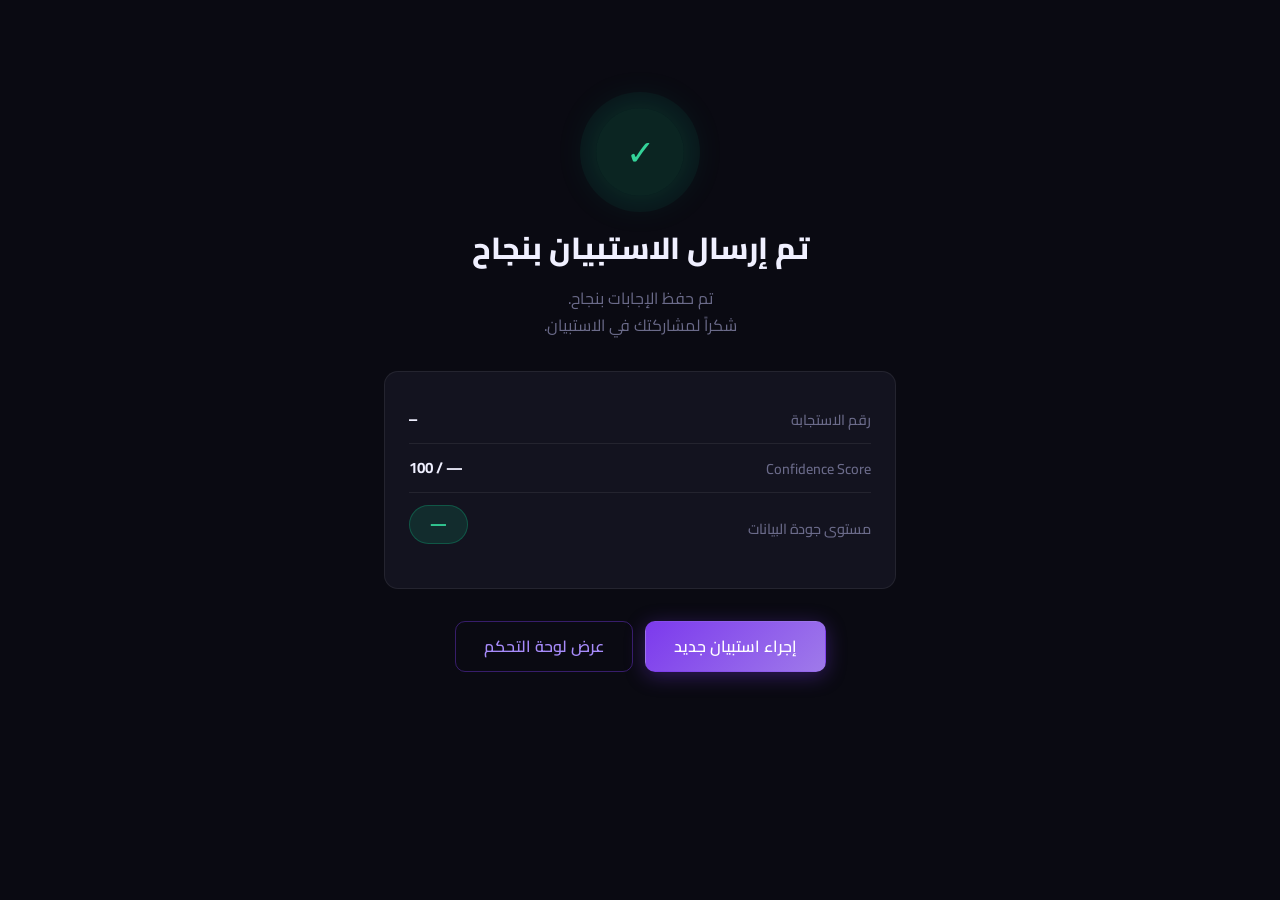
<file: templates/success.html>
<!DOCTYPE html>
<html dir="rtl" lang="ar">
<head>
    <meta charset="UTF-8" />
    <meta name="viewport" content="width=device-width, initial-scale=1.0" />
    <title>تم الإرسال بنجاح — TrustLayer AI</title>
    <link rel="preconnect" href="https://fonts.googleapis.com" />
    <link rel="preconnect" href="https://fonts.gstatic.com" crossorigin />
    <link href="https://fonts.googleapis.com/css2?family=Cairo:wght@300;400;500;600;700;800&display=swap" rel="stylesheet" />
    <link rel="stylesheet" href="/static/css/style.css" />
</head>
<body>

<div id="successContent" class="page-wrapper">
    <div class="success-container">

        <div class="success-icon">✓</div>

        <h1 class="success-title">تم إرسال الاستبيان بنجاح</h1>
        <p class="success-message">
            تم حفظ الإجابات بنجاح.<br />
            شكراً لمشاركتك في الاستبيان.
        </p>

        <!-- Result Summary -->
        <div class="result-summary">
            <div class="result-row">
                <span class="result-row-label">رقم الاستجابة</span>
                <span class="result-row-value" id="finalResponseIdDisplay" style="font-size: 0.85rem; font-family: monospace;">—</span>
            </div>
            <div class="result-row">
                <span class="result-row-label">Confidence Score</span>
                <span class="result-row-value"><span id="finalScoreDisplay">—</span> / 100</span>
            </div>
            <div class="result-row">
                <span class="result-row-label">مستوى جودة البيانات</span>
                <span id="finalQualityDisplay" class="result-row-value quality-badge high">—</span>
            </div>
        </div>

        <div style="display: flex; gap: 12px; justify-content: center; flex-wrap: wrap;">
            <a href="/survey" class="btn btn-primary">إجراء استبيان جديد</a>
            <a href="/dashboard" class="btn btn-secondary">عرض لوحة التحكم</a>
        </div>

    </div>
</div>

<script src="/static/js/app.js"></script>
</body>
</html>
</file>
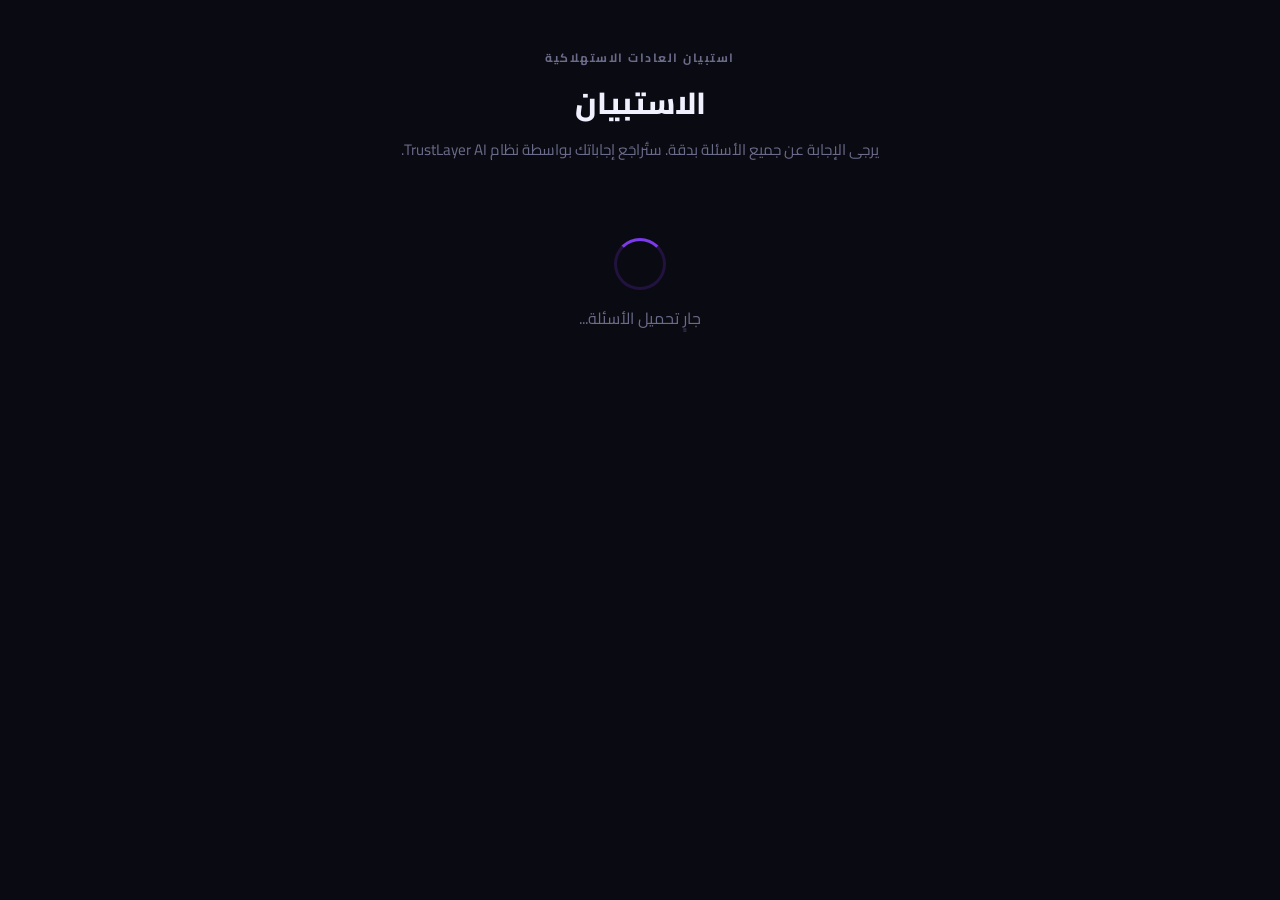
<file: templates/survey.html>
<!DOCTYPE html>
<html dir="rtl" lang="ar">
<head>
    <meta charset="UTF-8" />
    <meta name="viewport" content="width=device-width, initial-scale=1.0" />
    <title>الاستبيان — TrustLayer AI</title>
    <link rel="preconnect" href="https://fonts.googleapis.com" />
    <link rel="preconnect" href="https://fonts.gstatic.com" crossorigin />
    <link href="https://fonts.googleapis.com/css2?family=Cairo:wght@300;400;500;600;700;800&display=swap" rel="stylesheet" />
    <link rel="stylesheet" href="/static/css/style.css" />
</head>
<body>

<!-- Loading Spinner -->
<div id="spinnerOverlay" class="spinner-overlay">
    <div class="spinner"></div>
    <div class="spinner-text">جارٍ التحقق من الإجابات...</div>
</div>

<div class="page-wrapper">
    <div class="survey-container" style="padding: 0 16px;">

        <!-- Survey Header -->
        <div class="survey-header">
            <div class="section-label" id="domainLabel">استبيان العادات الاستهلاكية</div>
            <h1>الاستبيان</h1>
            <p>يرجى الإجابة عن جميع الأسئلة بدقة. ستُراجَع إجاباتك بواسطة نظام TrustLayer AI.</p>
        </div>

        <!-- Error Alert -->
        <div id="surveyError" class="error-alert" role="alert">
            <span>⚠</span>
            <span>يرجى إكمال جميع الحقول المطلوبة قبل المتابعة.</span>
        </div>

        <!-- Survey Form -->
        <form id="surveyForm" novalidate>
            <div id="questionsContainer">
                <div style="text-align:center; padding: 40px; color: var(--text-light);">
                    <div class="spinner" style="margin: 0 auto 16px;"></div>
                    <p>جارٍ تحميل الأسئلة...</p>
                </div>
            </div>

            <!-- Submit Button -->
            <div style="text-align: center; margin-top: 32px; padding-bottom: 16px;">
                <button type="button" id="reviewBtn" class="btn btn-primary btn-lg" style="display:none;">
                    مراجعة الإجابات ←
                </button>
            </div>
        </form>
    </div>
</div>

<script src="/static/js/app.js"></script>
</body>
</html>
</file>
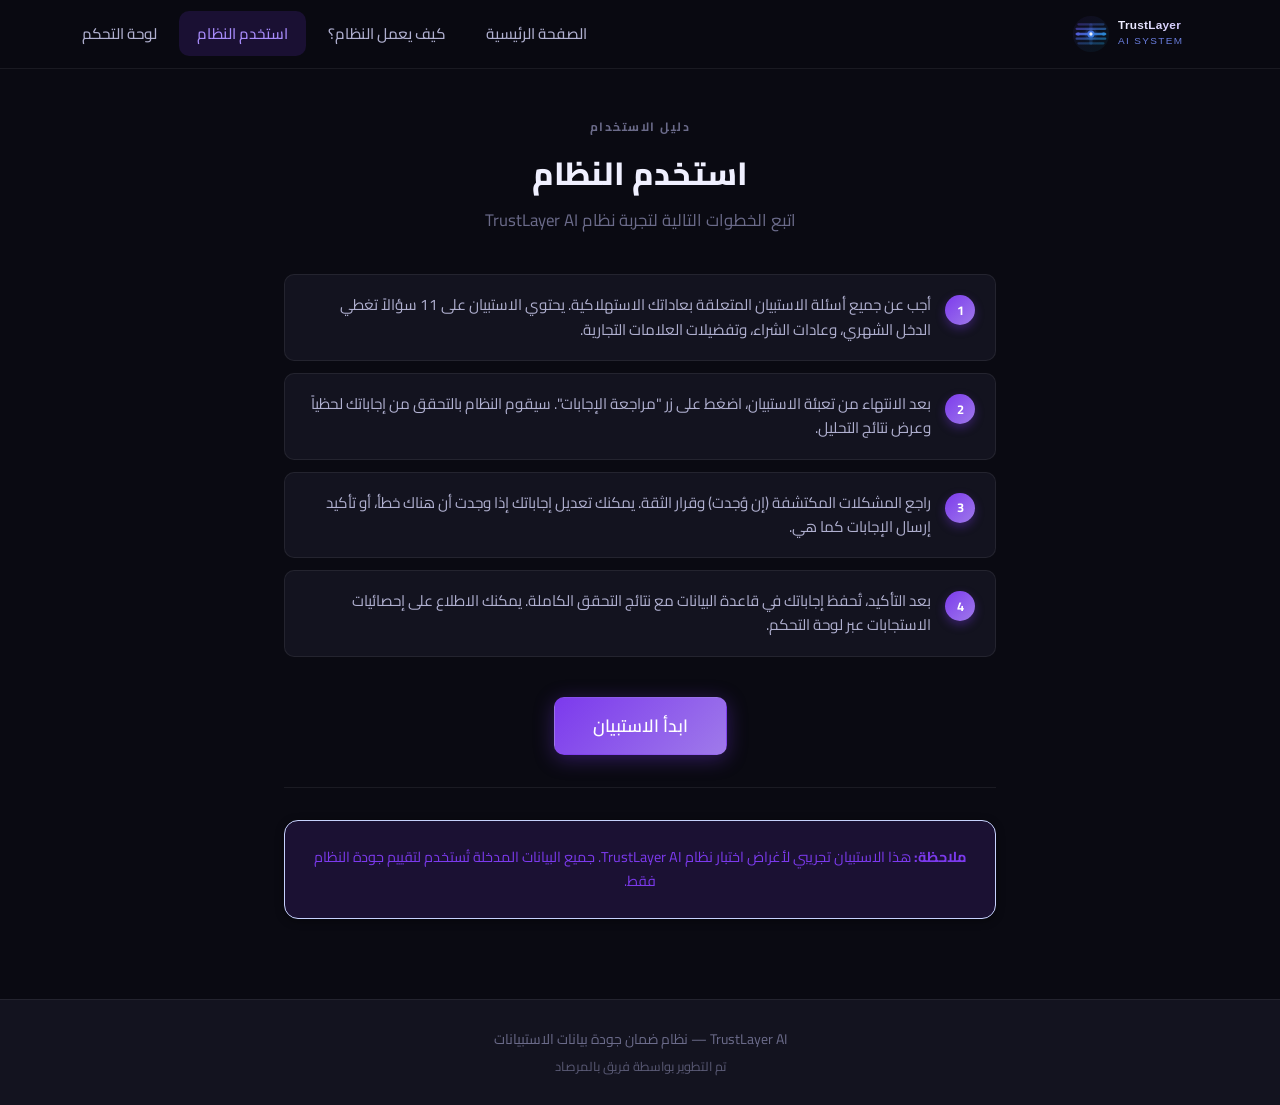
<file: templates/use_system.html>
<!DOCTYPE html>
<html dir="rtl" lang="ar">
<head>
    <meta charset="UTF-8" />
    <meta name="viewport" content="width=device-width, initial-scale=1.0" />
    <title>استخدم النظام — TrustLayer AI</title>
    <link rel="preconnect" href="https://fonts.googleapis.com" />
    <link rel="preconnect" href="https://fonts.gstatic.com" crossorigin />
    <link href="https://fonts.googleapis.com/css2?family=Cairo:wght@300;400;500;600;700;800&display=swap" rel="stylesheet" />
    <link rel="stylesheet" href="/static/css/style.css" />
</head>
<body>

<!-- Navigation -->
<nav class="navbar">
    <div class="navbar-inner">
        <a href="/" class="navbar-brand">
            <img src="/static/images/logo.svg" alt="TrustLayer AI" class="brand-logo" />
        </a>
        <ul class="navbar-links">
            <li><a href="/">الصفحة الرئيسية</a></li>
            <li><a href="/how-it-works">كيف يعمل النظام؟</a></li>
            <li><a href="/use-system" class="active">استخدم النظام</a></li>
            <li><a href="/dashboard">لوحة التحكم</a></li>
        </ul>
    </div>
</nav>

<div class="page-wrapper">
    <div class="narrow-wrapper">

        <div style="text-align: center; margin-bottom: 40px;">
            <div class="section-label">دليل الاستخدام</div>
            <h1 class="page-title">استخدم النظام</h1>
            <p class="page-subtitle" style="margin-bottom: 0;">اتبع الخطوات التالية لتجربة نظام TrustLayer AI</p>
        </div>

        <ul class="instruction-list">
            <li>
                <div class="bullet">1</div>
                <span>أجب عن جميع أسئلة الاستبيان المتعلقة بعاداتك الاستهلاكية. يحتوي الاستبيان على 11 سؤالاً تغطي الدخل الشهري، وعادات الشراء، وتفضيلات العلامات التجارية.</span>
            </li>
            <li>
                <div class="bullet">2</div>
                <span>بعد الانتهاء من تعبئة الاستبيان، اضغط على زر "مراجعة الإجابات". سيقوم النظام بالتحقق من إجاباتك لحظياً وعرض نتائج التحليل.</span>
            </li>
            <li>
                <div class="bullet">3</div>
                <span>راجع المشكلات المكتشفة (إن وُجدت) وقرار الثقة. يمكنك تعديل إجاباتك إذا وجدت أن هناك خطأ، أو تأكيد إرسال الإجابات كما هي.</span>
            </li>
            <li>
                <div class="bullet">4</div>
                <span>بعد التأكيد، تُحفظ إجاباتك في قاعدة البيانات مع نتائج التحقق الكاملة. يمكنك الاطلاع على إحصائيات الاستجابات عبر لوحة التحكم.</span>
            </li>
        </ul>

        <div style="text-align: center; margin-top: 40px;">
            <a href="/survey" class="btn btn-primary btn-lg">ابدأ الاستبيان</a>
        </div>

        <div class="divider"></div>

        <div class="card" style="text-align: center; background: var(--primary-light); border-color: #C7D2FE;">
            <p style="color: var(--primary); font-size: 0.9rem; line-height: 1.7;">
                <strong>ملاحظة:</strong> هذا الاستبيان تجريبي لأغراض اختبار نظام TrustLayer AI. جميع البيانات المدخلة تُستخدم لتقييم جودة النظام فقط.
            </p>
        </div>

    </div>
</div>

<!-- Footer -->
<footer class="footer">
    <div class="container">
        TrustLayer AI — نظام ضمان جودة بيانات الاستبيانات
        <div class="footer-team">تم التطوير بواسطة فريق بالمرصاد</div>
    </div>
</footer>

</body>
</html>
</file>
<file: static/css/style.css>
@import url('https://fonts.googleapis.com/css2?family=Cairo:wght@300;400;500;600;700;800&display=swap');

/* ===================== RESET & BASE ===================== */
*, *::before, *::after {
    box-sizing: border-box;
    margin: 0;
    padding: 0;
}

:root {
    --primary: #7C3AED;
    --primary-hover: #6D28D9;
    --primary-light: rgba(124, 58, 237, 0.15);
    --primary-glow: rgba(124, 58, 237, 0.35);
    --accent: #06B6D4;
    --bg: #0A0A12;
    --bg-2: #0F0F1C;
    --card: #13131F;
    --card-2: #1A1A2E;
    --border: rgba(255, 255, 255, 0.07);
    --border-active: rgba(124, 58, 237, 0.5);
    --text-dark: #F0F0FF;
    --text-medium: #B0B0D0;
    --text-light: #6B6B8A;
    --success: #10B981;
    --success-bg: rgba(16, 185, 129, 0.12);
    --warning: #F59E0B;
    --warning-bg: rgba(245, 158, 11, 0.12);
    --danger: #EF4444;
    --danger-bg: rgba(239, 68, 68, 0.12);
    --shadow-sm: 0 2px 8px rgba(0, 0, 0, 0.4);
    --shadow-md: 0 8px 24px rgba(0, 0, 0, 0.5);
    --shadow-lg: 0 16px 48px rgba(0, 0, 0, 0.6);
    --shadow-glow: 0 0 32px rgba(124, 58, 237, 0.2);
    --radius: 14px;
    --radius-sm: 10px;
    --radius-lg: 20px;
}

html {
    direction: rtl;
    lang: ar;
}

body {
    font-family: 'Cairo', sans-serif;
    background: var(--bg);
    color: var(--text-dark);
    line-height: 1.6;
    min-height: 100vh;
}

/* ===================== SCROLLBAR ===================== */
::-webkit-scrollbar { width: 6px; }
::-webkit-scrollbar-track { background: var(--bg-2); }
::-webkit-scrollbar-thumb { background: var(--primary); border-radius: 3px; }

/* ===================== NAVIGATION ===================== */
.navbar {
    background: rgba(10, 10, 18, 0.85);
    backdrop-filter: blur(20px);
    -webkit-backdrop-filter: blur(20px);
    border-bottom: 1px solid var(--border);
    position: sticky;
    top: 0;
    z-index: 1000;
}

.navbar-inner {
    max-width: 1200px;
    margin: 0 auto;
    padding: 0 24px;
    display: flex;
    align-items: center;
    justify-content: space-between;
    height: 68px;
}

.navbar-brand {
    display: flex;
    align-items: center;
    gap: 10px;
    text-decoration: none;
    color: var(--text-dark);
    font-weight: 700;
    font-size: 1.2rem;
}

.navbar-brand .brand-icon {
    width: 38px;
    height: 38px;
    background: linear-gradient(135deg, var(--primary), #9F7AEA);
    border-radius: 10px;
    display: flex;
    align-items: center;
    justify-content: center;
    color: white;
    font-size: 1rem;
    box-shadow: 0 4px 12px var(--primary-glow);
}

.navbar-links {
    display: flex;
    align-items: center;
    gap: 4px;
    list-style: none;
}

.navbar-links a {
    text-decoration: none;
    color: var(--text-medium);
    font-weight: 500;
    font-size: 0.95rem;
    padding: 8px 18px;
    border-radius: var(--radius-sm);
    transition: all 0.2s ease;
}

.navbar-links a:hover,
.navbar-links a.active {
    background: var(--primary-light);
    color: #A78BFA;
}

/* ===================== LAYOUT ===================== */
.container {
    max-width: 1200px;
    margin: 0 auto;
    padding: 0 24px;
}

.page-wrapper {
    padding: 48px 0 80px;
}

.narrow-wrapper {
    max-width: 760px;
    margin: 0 auto;
    padding: 0 24px;
}

/* ===================== HERO ===================== */
.hero {
    background: radial-gradient(ellipse at 50% 0%, rgba(124, 58, 237, 0.3) 0%, transparent 70%),
                linear-gradient(180deg, #0F0F20 0%, #0A0A12 100%);
    color: white;
    padding: 100px 24px 90px;
    text-align: center;
    position: relative;
    overflow: hidden;
}

.hero::before {
    content: '';
    position: absolute;
    top: -100px;
    left: 50%;
    transform: translateX(-50%);
    width: 600px;
    height: 600px;
    background: radial-gradient(circle, rgba(124,58,237,0.18) 0%, transparent 70%);
    pointer-events: none;
}

.hero-title {
    font-size: 2.6rem;
    font-weight: 800;
    line-height: 1.4;
    margin-bottom: 20px;
    max-width: 820px;
    margin-left: auto;
    margin-right: auto;
    background: linear-gradient(135deg, #FFFFFF 0%, #C4B5FD 100%);
    -webkit-background-clip: text;
    -webkit-text-fill-color: transparent;
    background-clip: text;
}

.hero-subtitle {
    font-size: 1.1rem;
    color: var(--text-medium);
    max-width: 580px;
    margin: 0 auto 40px;
    line-height: 1.8;
}

.hero-badge {
    display: inline-block;
    background: rgba(124, 58, 237, 0.2);
    border: 1px solid rgba(124, 58, 237, 0.4);
    color: #C4B5FD;
    padding: 6px 18px;
    border-radius: 100px;
    font-size: 0.85rem;
    font-weight: 600;
    margin-bottom: 28px;
    letter-spacing: 0.5px;
}

/* ===================== BUTTONS ===================== */
.btn {
    display: inline-flex;
    align-items: center;
    justify-content: center;
    gap: 8px;
    padding: 12px 28px;
    border-radius: var(--radius-sm);
    font-family: 'Cairo', sans-serif;
    font-size: 1rem;
    font-weight: 600;
    cursor: pointer;
    border: 1px solid transparent;
    transition: all 0.25s ease;
    text-decoration: none;
    white-space: nowrap;
    position: relative;
    overflow: hidden;
}

.btn-primary {
    background: linear-gradient(135deg, var(--primary), #9F7AEA);
    color: white;
    border-color: transparent;
    box-shadow: 0 4px 20px var(--primary-glow);
}

.btn-primary:hover {
    transform: translateY(-2px);
    box-shadow: 0 8px 28px var(--primary-glow);
}

.btn-secondary {
    background: transparent;
    color: #A78BFA;
    border-color: rgba(124, 58, 237, 0.4);
}

.btn-secondary:hover {
    background: var(--primary-light);
    border-color: var(--primary);
    transform: translateY(-1px);
}

.btn-white {
    background: white;
    color: var(--primary);
    border-color: white;
    box-shadow: 0 4px 20px rgba(255,255,255,0.15);
}

.btn-white:hover {
    background: #F3F4F6;
    transform: translateY(-2px);
    box-shadow: 0 8px 28px rgba(255,255,255,0.2);
}

.btn-outline-white {
    background: rgba(255,255,255,0.08);
    color: white;
    border-color: rgba(255,255,255,0.25);
    backdrop-filter: blur(8px);
}

.btn-outline-white:hover {
    background: rgba(255,255,255,0.15);
    border-color: rgba(255,255,255,0.5);
    transform: translateY(-2px);
}

.hero-buttons {
    display: flex;
    gap: 16px;
    justify-content: center;
    flex-wrap: wrap;
}

/* ===================== LOGO ===================== */
.brand-logo {
    height: 40px;
    width: auto;
    max-width: 180px;
    object-fit: contain;
}

/* ===================== METRICS SECTION (homepage) ===================== */
.metrics-section {
    background: linear-gradient(135deg, #0D0D1F 0%, #13132A 100%);
    border-top: 1px solid var(--border);
    border-bottom: 1px solid var(--border);
    padding: 70px 24px;
    text-align: center;
}

.metrics-section .section-label {
    color: #A78BFA;
}

.metrics-grid {
    display: grid;
    grid-template-columns: repeat(auto-fit, minmax(180px, 1fr));
    gap: 20px;
    max-width: 900px;
    margin: 28px auto 0;
}

.metric-card {
    background: rgba(124, 58, 237, 0.08);
    border: 1px solid rgba(124, 58, 237, 0.2);
    border-radius: var(--radius);
    padding: 32px 16px;
    color: white;
    backdrop-filter: blur(8px);
    transition: all 0.3s ease;
}

.metric-card:hover {
    transform: translateY(-6px);
    background: rgba(124, 58, 237, 0.15);
    border-color: rgba(124, 58, 237, 0.5);
    box-shadow: var(--shadow-glow);
}

.metric-value {
    font-size: 2.5rem;
    font-weight: 800;
    margin-bottom: 8px;
    line-height: 1;
    background: linear-gradient(135deg, #FFFFFF, #C4B5FD);
    -webkit-background-clip: text;
    -webkit-text-fill-color: transparent;
    background-clip: text;
}

.metric-label {
    font-size: 0.9rem;
    color: var(--text-medium);
    font-weight: 500;
}

/* ===================== FOOTER TEAM ===================== */
.footer-team {
    margin-top: 6px;
    font-size: 0.8rem;
    color: var(--text-light);
    opacity: 0.8;
}

.btn-danger {
    background: linear-gradient(135deg, var(--danger), #DC2626);
    color: white;
    border-color: transparent;
    box-shadow: 0 4px 16px rgba(239, 68, 68, 0.3);
}

.btn-danger:hover {
    transform: translateY(-2px);
    box-shadow: 0 8px 24px rgba(239, 68, 68, 0.4);
}

.btn-lg {
    padding: 14px 38px;
    font-size: 1.1rem;
}

.btn-sm {
    padding: 8px 18px;
    font-size: 0.875rem;
}

.btn:disabled {
    opacity: 0.4;
    cursor: not-allowed;
    transform: none;
}

/* ===================== CARDS ===================== */
.card {
    background: var(--card);
    border-radius: var(--radius);
    border: 1px solid var(--border);
    box-shadow: var(--shadow-sm);
    padding: 24px;
}

.card-lg {
    padding: 32px;
}

.card-header {
    margin-bottom: 20px;
    padding-bottom: 16px;
    border-bottom: 1px solid var(--border);
}

.card-title {
    font-size: 1.15rem;
    font-weight: 700;
    color: var(--text-dark);
}

/* ===================== PAGE TITLE ===================== */
.page-title {
    font-size: 2rem;
    font-weight: 800;
    color: var(--text-dark);
    margin-bottom: 8px;
}

.page-subtitle {
    font-size: 1.05rem;
    color: var(--text-light);
    margin-bottom: 40px;
}

/* ===================== FEATURE CARDS GRID ===================== */
.features-grid {
    display: grid;
    grid-template-columns: repeat(auto-fill, minmax(300px, 1fr));
    gap: 20px;
    margin-top: 40px;
}

.feature-card {
    background: var(--card);
    border-radius: var(--radius);
    border: 1px solid var(--border);
    box-shadow: var(--shadow-sm);
    padding: 28px;
    transition: all 0.3s ease;
}

.feature-card:hover {
    box-shadow: var(--shadow-glow);
    transform: translateY(-4px);
    border-color: var(--border-active);
    background: var(--card-2);
}

.feature-icon {
    width: 52px;
    height: 52px;
    background: var(--primary-light);
    border-radius: var(--radius-sm);
    display: flex;
    align-items: center;
    justify-content: center;
    font-size: 1.5rem;
    margin-bottom: 18px;
    border: 1px solid rgba(124, 58, 237, 0.2);
}

.feature-card h3 {
    font-size: 1.05rem;
    font-weight: 700;
    color: var(--text-dark);
    margin-bottom: 10px;
}

.feature-card p {
    font-size: 0.9rem;
    color: var(--text-light);
    line-height: 1.7;
}

/* ===================== WORKFLOW STEPS ===================== */
.steps-grid {
    display: grid;
    grid-template-columns: repeat(auto-fill, minmax(280px, 1fr));
    gap: 20px;
    margin-top: 32px;
}

.step-card {
    background: var(--card);
    border-radius: var(--radius);
    border: 1px solid var(--border);
    box-shadow: var(--shadow-sm);
    padding: 24px;
    position: relative;
    transition: all 0.3s ease;
}

.step-card:hover {
    box-shadow: var(--shadow-md);
    border-color: var(--border-active);
}

.step-number {
    width: 42px;
    height: 42px;
    background: linear-gradient(135deg, var(--primary), #9F7AEA);
    color: white;
    border-radius: 50%;
    display: flex;
    align-items: center;
    justify-content: center;
    font-weight: 700;
    font-size: 1rem;
    margin-bottom: 16px;
    box-shadow: 0 4px 12px var(--primary-glow);
}

.step-card h3 {
    font-size: 1rem;
    font-weight: 700;
    color: var(--text-dark);
    margin-bottom: 8px;
}

.step-card p {
    font-size: 0.875rem;
    color: var(--text-light);
    line-height: 1.6;
}

/* ===================== SURVEY FORM ===================== */
.survey-container {
    max-width: 760px;
    margin: 0 auto;
}

.survey-header {
    text-align: center;
    margin-bottom: 36px;
}

.survey-header h1 {
    font-size: 1.9rem;
    font-weight: 800;
    color: var(--text-dark);
    margin-bottom: 10px;
}

.survey-header p {
    color: var(--text-light);
    font-size: 0.95rem;
}

.question-card {
    background: var(--card);
    border-radius: var(--radius);
    border: 1px solid var(--border);
    box-shadow: var(--shadow-sm);
    padding: 24px;
    margin-bottom: 16px;
    transition: border-color 0.2s ease;
}

.question-card.highlighted {
    border-color: #F59E0B;
    background: rgba(245, 158, 11, 0.05);
}

.question-card.error {
    border-color: var(--danger);
    background: var(--danger-bg);
}

.question-label {
    font-size: 1rem;
    font-weight: 600;
    color: var(--text-dark);
    margin-bottom: 18px;
    display: block;
}

.question-number {
    display: inline-flex;
    align-items: center;
    justify-content: center;
    width: 28px;
    height: 28px;
    background: var(--primary-light);
    color: #A78BFA;
    border-radius: 50%;
    font-size: 0.8rem;
    font-weight: 700;
    margin-left: 10px;
    border: 1px solid rgba(124, 58, 237, 0.25);
}

.radio-group {
    display: flex;
    flex-direction: column;
    gap: 10px;
}

.radio-option {
    display: flex;
    align-items: center;
    gap: 12px;
    padding: 12px 16px;
    border-radius: var(--radius-sm);
    border: 1px solid var(--border);
    cursor: pointer;
    transition: all 0.2s ease;
    background: rgba(255,255,255,0.02);
}

.radio-option:hover {
    border-color: var(--border-active);
    background: var(--primary-light);
}

.radio-option input[type="radio"] {
    width: 18px;
    height: 18px;
    accent-color: var(--primary);
    cursor: pointer;
    flex-shrink: 0;
}

.radio-option input[type="radio"]:checked + .radio-label {
    color: #C4B5FD;
    font-weight: 600;
}

.radio-option:has(input:checked) {
    border-color: var(--border-active);
    background: var(--primary-light);
}

.radio-label {
    font-size: 0.95rem;
    color: var(--text-medium);
    cursor: pointer;
    user-select: none;
}

/* ===================== ERROR MESSAGE ===================== */
.error-alert {
    background: var(--danger-bg);
    border: 1px solid rgba(239, 68, 68, 0.3);
    border-radius: var(--radius-sm);
    padding: 14px 18px;
    color: #FCA5A5;
    font-size: 0.9rem;
    font-weight: 500;
    margin-bottom: 20px;
    display: none;
    align-items: center;
    gap: 10px;
}

.error-alert.visible {
    display: flex;
}

/* ===================== REVIEW PAGE ===================== */
.review-container {
    max-width: 800px;
    margin: 0 auto;
}

.score-card {
    background: linear-gradient(135deg, var(--card), var(--card-2));
    border-radius: var(--radius-lg);
    border: 1px solid var(--border);
    box-shadow: var(--shadow-md);
    padding: 36px;
    text-align: center;
    margin-bottom: 24px;
    position: relative;
    overflow: hidden;
}

.score-card::before {
    content: '';
    position: absolute;
    top: -60px;
    left: 50%;
    transform: translateX(-50%);
    width: 300px;
    height: 300px;
    background: radial-gradient(circle, rgba(124,58,237,0.1) 0%, transparent 70%);
    pointer-events: none;
}

.score-circle {
    width: 130px;
    height: 130px;
    border-radius: 50%;
    display: flex;
    flex-direction: column;
    align-items: center;
    justify-content: center;
    margin: 0 auto 20px;
    font-weight: 800;
    position: relative;
}

.score-circle.high {
    background: linear-gradient(135deg, #059669, #10B981);
    color: white;
    box-shadow: 0 0 40px rgba(16, 185, 129, 0.4);
}

.score-circle.medium {
    background: linear-gradient(135deg, #D97706, #F59E0B);
    color: white;
    box-shadow: 0 0 40px rgba(245, 158, 11, 0.4);
}

.score-circle.low {
    background: linear-gradient(135deg, #DC2626, #EF4444);
    color: white;
    box-shadow: 0 0 40px rgba(239, 68, 68, 0.4);
}

.score-number {
    font-size: 2.4rem;
    line-height: 1;
}

.score-label {
    font-size: 0.7rem;
    opacity: 0.85;
    margin-top: 4px;
}

.quality-badge {
    display: inline-flex;
    align-items: center;
    gap: 6px;
    padding: 6px 20px;
    border-radius: 100px;
    font-size: 0.95rem;
    font-weight: 700;
    margin-bottom: 8px;
}

.quality-badge.high {
    background: rgba(16, 185, 129, 0.15);
    color: #34D399;
    border: 1px solid rgba(16, 185, 129, 0.3);
}

.quality-badge.medium {
    background: var(--warning-bg);
    color: #FCD34D;
    border: 1px solid rgba(245, 158, 11, 0.3);
}

.quality-badge.low {
    background: var(--danger-bg);
    color: #FCA5A5;
    border: 1px solid rgba(239, 68, 68, 0.3);
}

.score-description {
    color: var(--text-light);
    font-size: 0.9rem;
}

/* ===================== ISSUE CARDS ===================== */
.issues-section {
    margin-bottom: 24px;
}

.issues-title {
    font-size: 1.15rem;
    font-weight: 700;
    color: var(--text-dark);
    margin-bottom: 16px;
    display: flex;
    align-items: center;
    gap: 10px;
}

.issue-card {
    background: var(--card);
    border-radius: var(--radius);
    border: 1px solid var(--border);
    box-shadow: var(--shadow-sm);
    padding: 20px;
    margin-bottom: 12px;
    border-right: 3px solid;
}

.issue-card.High {
    border-right-color: var(--danger);
    background: rgba(239, 68, 68, 0.04);
}

.issue-card.Medium {
    border-right-color: var(--warning);
    background: rgba(245, 158, 11, 0.04);
}

.issue-card.Low {
    border-right-color: #F59E0B;
    background: rgba(245, 158, 11, 0.03);
}

.issue-header {
    display: flex;
    align-items: center;
    justify-content: space-between;
    margin-bottom: 12px;
    flex-wrap: wrap;
    gap: 8px;
}

.severity-badge {
    display: inline-flex;
    align-items: center;
    padding: 3px 14px;
    border-radius: 100px;
    font-size: 0.8rem;
    font-weight: 700;
}

.severity-badge.High {
    background: var(--danger-bg);
    color: #FCA5A5;
    border: 1px solid rgba(239, 68, 68, 0.25);
}

.severity-badge.Medium {
    background: var(--warning-bg);
    color: #FCD34D;
    border: 1px solid rgba(245, 158, 11, 0.25);
}

.severity-badge.Low {
    background: rgba(245, 158, 11, 0.08);
    color: #FDE68A;
    border: 1px solid rgba(245, 158, 11, 0.2);
}

.deduction-badge {
    font-size: 0.8rem;
    color: var(--text-light);
    background: rgba(255,255,255,0.04);
    padding: 3px 12px;
    border-radius: 100px;
    border: 1px solid var(--border);
}

.issue-message {
    font-weight: 600;
    font-size: 0.95rem;
    color: var(--text-dark);
    margin-bottom: 8px;
}

.issue-explanation {
    font-size: 0.875rem;
    color: var(--text-medium);
    margin-bottom: 8px;
    line-height: 1.6;
}

.issue-action {
    font-size: 0.875rem;
    color: #A78BFA;
    font-weight: 500;
    display: flex;
    align-items: flex-start;
    gap: 6px;
}

.issue-fields {
    display: flex;
    flex-wrap: wrap;
    gap: 6px;
    margin-top: 10px;
}

.field-tag {
    background: var(--primary-light);
    color: #C4B5FD;
    padding: 2px 12px;
    border-radius: 100px;
    font-size: 0.78rem;
    font-weight: 600;
    font-family: monospace;
    border: 1px solid rgba(124, 58, 237, 0.2);
}

.no-issues-card {
    background: rgba(16, 185, 129, 0.08);
    border: 1px solid rgba(16, 185, 129, 0.25);
    border-radius: var(--radius);
    padding: 32px;
    text-align: center;
}

.no-issues-card h3 {
    color: #34D399;
    font-size: 1.1rem;
    font-weight: 700;
    margin-bottom: 6px;
}

.no-issues-card p {
    color: #6EE7B7;
    font-size: 0.9rem;
}

/* ===================== REVIEW ACTIONS ===================== */
.review-actions {
    display: flex;
    gap: 12px;
    flex-wrap: wrap;
    justify-content: center;
    margin-top: 24px;
}

/* ===================== LOADING SPINNER ===================== */
.spinner-overlay {
    display: none;
    position: fixed;
    inset: 0;
    background: rgba(10, 10, 18, 0.9);
    backdrop-filter: blur(8px);
    z-index: 9999;
    align-items: center;
    justify-content: center;
    flex-direction: column;
    gap: 20px;
}

.spinner-overlay.visible {
    display: flex;
}

.spinner {
    width: 52px;
    height: 52px;
    border: 3px solid rgba(124, 58, 237, 0.2);
    border-top-color: var(--primary);
    border-radius: 50%;
    animation: spin 0.8s linear infinite;
}

@keyframes spin {
    to { transform: rotate(360deg); }
}

.spinner-text {
    color: var(--text-medium);
    font-size: 0.95rem;
    font-weight: 500;
}

/* ===================== DASHBOARD ===================== */
.stats-grid {
    display: grid;
    grid-template-columns: repeat(auto-fill, minmax(220px, 1fr));
    gap: 16px;
    margin-bottom: 32px;
}

.stat-card {
    background: var(--card);
    border-radius: var(--radius);
    border: 1px solid var(--border);
    box-shadow: var(--shadow-sm);
    padding: 22px 24px;
    display: flex;
    flex-direction: column;
    gap: 8px;
    transition: all 0.3s ease;
}

.stat-card:hover {
    box-shadow: var(--shadow-glow);
    border-color: var(--border-active);
    transform: translateY(-2px);
}

.stat-label {
    font-size: 0.85rem;
    color: var(--text-light);
    font-weight: 500;
}

.stat-value {
    font-size: 2.2rem;
    font-weight: 800;
    color: var(--text-dark);
    line-height: 1;
}

.stat-value.primary { color: #A78BFA; }
.stat-value.success { color: #34D399; }
.stat-value.warning { color: #FCD34D; }
.stat-value.danger  { color: #FCA5A5; }

.stat-sublabel {
    font-size: 0.78rem;
    color: var(--text-light);
}

.dashboard-section {
    margin-bottom: 40px;
}

.section-title {
    font-size: 1.3rem;
    font-weight: 700;
    color: var(--text-dark);
    margin-bottom: 20px;
    padding-bottom: 12px;
    border-bottom: 1px solid var(--border);
}

/* Dashboard metrics grid (different from homepage metrics) */
.dashboard-section .metrics-grid {
    display: grid;
    grid-template-columns: repeat(auto-fill, minmax(180px, 1fr));
    gap: 16px;
    max-width: none;
    margin: 0;
}

.dashboard-section .metric-card {
    background: var(--card);
    border-radius: var(--radius);
    border: 1px solid var(--border);
    padding: 20px;
    text-align: center;
    color: var(--text-dark);
}

.dashboard-section .metric-value {
    font-size: 1.8rem;
    font-weight: 800;
    color: #A78BFA;
    margin-bottom: 4px;
    background: none;
    -webkit-text-fill-color: #A78BFA;
}

.dashboard-section .metric-label {
    font-size: 0.85rem;
    color: var(--text-light);
    font-weight: 500;
}

.quality-distribution {
    display: flex;
    gap: 12px;
    margin-top: 16px;
    flex-wrap: wrap;
}

.quality-bar {
    flex: 1;
    min-width: 120px;
    background: var(--card);
    border-radius: var(--radius-sm);
    border: 1px solid var(--border);
    padding: 18px;
    text-align: center;
}

.quality-bar .bar-value {
    font-size: 1.7rem;
    font-weight: 800;
    margin-bottom: 4px;
}

.quality-bar .bar-label {
    font-size: 0.8rem;
    font-weight: 600;
}

.quality-bar.high .bar-value  { color: #34D399; }
.quality-bar.medium .bar-value { color: #FCD34D; }
.quality-bar.low .bar-value    { color: #FCA5A5; }
.quality-bar.high .bar-label   { color: #34D399; }
.quality-bar.medium .bar-label { color: #FCD34D; }
.quality-bar.low .bar-label    { color: #FCA5A5; }

/* ===================== SUCCESS PAGE ===================== */
.success-container {
    max-width: 560px;
    margin: 0 auto;
    text-align: center;
    padding: 60px 24px;
}

.success-icon {
    width: 88px;
    height: 88px;
    background: rgba(16, 185, 129, 0.15);
    border-radius: 50%;
    display: flex;
    align-items: center;
    justify-content: center;
    font-size: 2.2rem;
    margin: 0 auto 28px;
    color: #34D399;
    box-shadow: 0 0 0 16px rgba(16, 185, 129, 0.06), 0 0 40px rgba(16, 185, 129, 0.2);
}

.success-title {
    font-size: 1.9rem;
    font-weight: 800;
    color: var(--text-dark);
    margin-bottom: 12px;
}

.success-message {
    font-size: 1rem;
    color: var(--text-light);
    margin-bottom: 32px;
    line-height: 1.7;
}

.result-summary {
    background: var(--card);
    border-radius: var(--radius);
    border: 1px solid var(--border);
    padding: 24px;
    margin-bottom: 32px;
    text-align: right;
}

.result-row {
    display: flex;
    align-items: center;
    justify-content: space-between;
    padding: 12px 0;
    border-bottom: 1px solid var(--border);
}

.result-row:last-child {
    border-bottom: none;
}

.result-row-label {
    font-size: 0.9rem;
    color: var(--text-light);
    font-weight: 500;
}

.result-row-value {
    font-size: 0.95rem;
    font-weight: 700;
    color: var(--text-dark);
}

/* ===================== ERROR PAGE ===================== */
.error-container {
    max-width: 520px;
    margin: 0 auto;
    text-align: center;
    padding: 60px 24px;
}

.error-icon {
    width: 88px;
    height: 88px;
    background: var(--danger-bg);
    border-radius: 50%;
    display: flex;
    align-items: center;
    justify-content: center;
    font-size: 2.2rem;
    margin: 0 auto 28px;
    color: #FCA5A5;
    box-shadow: 0 0 0 16px rgba(239, 68, 68, 0.04), 0 0 40px rgba(239, 68, 68, 0.15);
}

.error-title {
    font-size: 1.9rem;
    font-weight: 800;
    color: var(--text-dark);
    margin-bottom: 12px;
}

.error-message {
    color: var(--text-light);
    font-size: 1rem;
    margin-bottom: 32px;
    line-height: 1.7;
}

/* ===================== ARCHITECTURE FLOW ===================== */
.arch-flow {
    display: flex;
    align-items: center;
    flex-wrap: wrap;
    gap: 0;
    margin: 32px 0;
    justify-content: center;
}

.arch-step {
    background: var(--card);
    border: 1px solid var(--border-active);
    border-radius: var(--radius-sm);
    padding: 10px 18px;
    font-size: 0.85rem;
    font-weight: 600;
    color: #A78BFA;
    text-align: center;
    white-space: nowrap;
}

.arch-arrow {
    color: var(--primary);
    font-size: 1.2rem;
    padding: 0 4px;
    opacity: 0.6;
}

/* ===================== TECH STACK ===================== */
.tech-section {
    margin-top: 52px;
    text-align: center;
}

.tech-title {
    font-size: 1.1rem;
    font-weight: 700;
    color: var(--text-dark);
    margin-bottom: 16px;
}

.tech-badges {
    display: flex;
    justify-content: center;
    flex-wrap: wrap;
    gap: 10px;
}

.tech-badge {
    background: var(--card);
    border: 1px solid var(--border);
    border-radius: var(--radius-sm);
    padding: 8px 22px;
    font-size: 0.875rem;
    font-weight: 600;
    color: var(--text-medium);
    box-shadow: var(--shadow-sm);
    transition: all 0.2s ease;
}

.tech-badge:hover {
    border-color: var(--border-active);
    color: #A78BFA;
}

/* ===================== INSTRUCTIONS ===================== */
.instruction-list {
    list-style: none;
    margin: 24px 0;
    display: flex;
    flex-direction: column;
    gap: 12px;
}

.instruction-list li {
    display: flex;
    align-items: flex-start;
    gap: 14px;
    background: var(--card);
    border-radius: var(--radius-sm);
    border: 1px solid var(--border);
    padding: 18px 20px;
    font-size: 0.95rem;
    color: var(--text-medium);
    line-height: 1.6;
    transition: border-color 0.2s ease;
}

.instruction-list li:hover {
    border-color: var(--border-active);
}

.instruction-list li .bullet {
    width: 30px;
    height: 30px;
    background: linear-gradient(135deg, var(--primary), #9F7AEA);
    border-radius: 50%;
    color: white;
    font-size: 0.8rem;
    font-weight: 700;
    display: flex;
    align-items: center;
    justify-content: center;
    flex-shrink: 0;
    margin-top: 2px;
    box-shadow: 0 4px 10px var(--primary-glow);
}

/* ===================== FOOTER ===================== */
.footer {
    background: var(--card);
    border-top: 1px solid var(--border);
    padding: 28px 24px;
    text-align: center;
    color: var(--text-light);
    font-size: 0.875rem;
    margin-top: auto;
}

/* ===================== RESPONSIVE ===================== */
@media (max-width: 768px) {
    .navbar-links {
        display: none;
    }

    .hero-title {
        font-size: 1.9rem;
    }

    .features-grid,
    .steps-grid {
        grid-template-columns: 1fr;
    }

    .stats-grid,
    .metrics-grid {
        grid-template-columns: repeat(2, 1fr);
    }

    .review-actions {
        flex-direction: column;
    }

    .review-actions .btn {
        width: 100%;
    }

    .arch-flow {
        flex-direction: column;
        align-items: center;
    }

    .arch-arrow {
        transform: rotate(90deg);
    }
}

@media (max-width: 480px) {
    .stats-grid,
    .metrics-grid {
        grid-template-columns: 1fr;
    }

    .score-circle {
        width: 110px;
        height: 110px;
    }

    .score-number {
        font-size: 1.9rem;
    }
}

/* ===================== UTILITY ===================== */
.text-center { text-align: center; }
.text-right  { text-align: right; }
.mt-4 { margin-top: 16px; }
.mt-8 { margin-top: 32px; }
.mb-4 { margin-bottom: 16px; }
.mb-8 { margin-bottom: 32px; }
.hidden { display: none !important; }

.divider {
    height: 1px;
    background: var(--border);
    margin: 32px 0;
}

.section-label {
    font-size: 0.75rem;
    font-weight: 700;
    text-transform: uppercase;
    letter-spacing: 1.5px;
    color: var(--text-light);
    margin-bottom: 12px;
}
</file>
